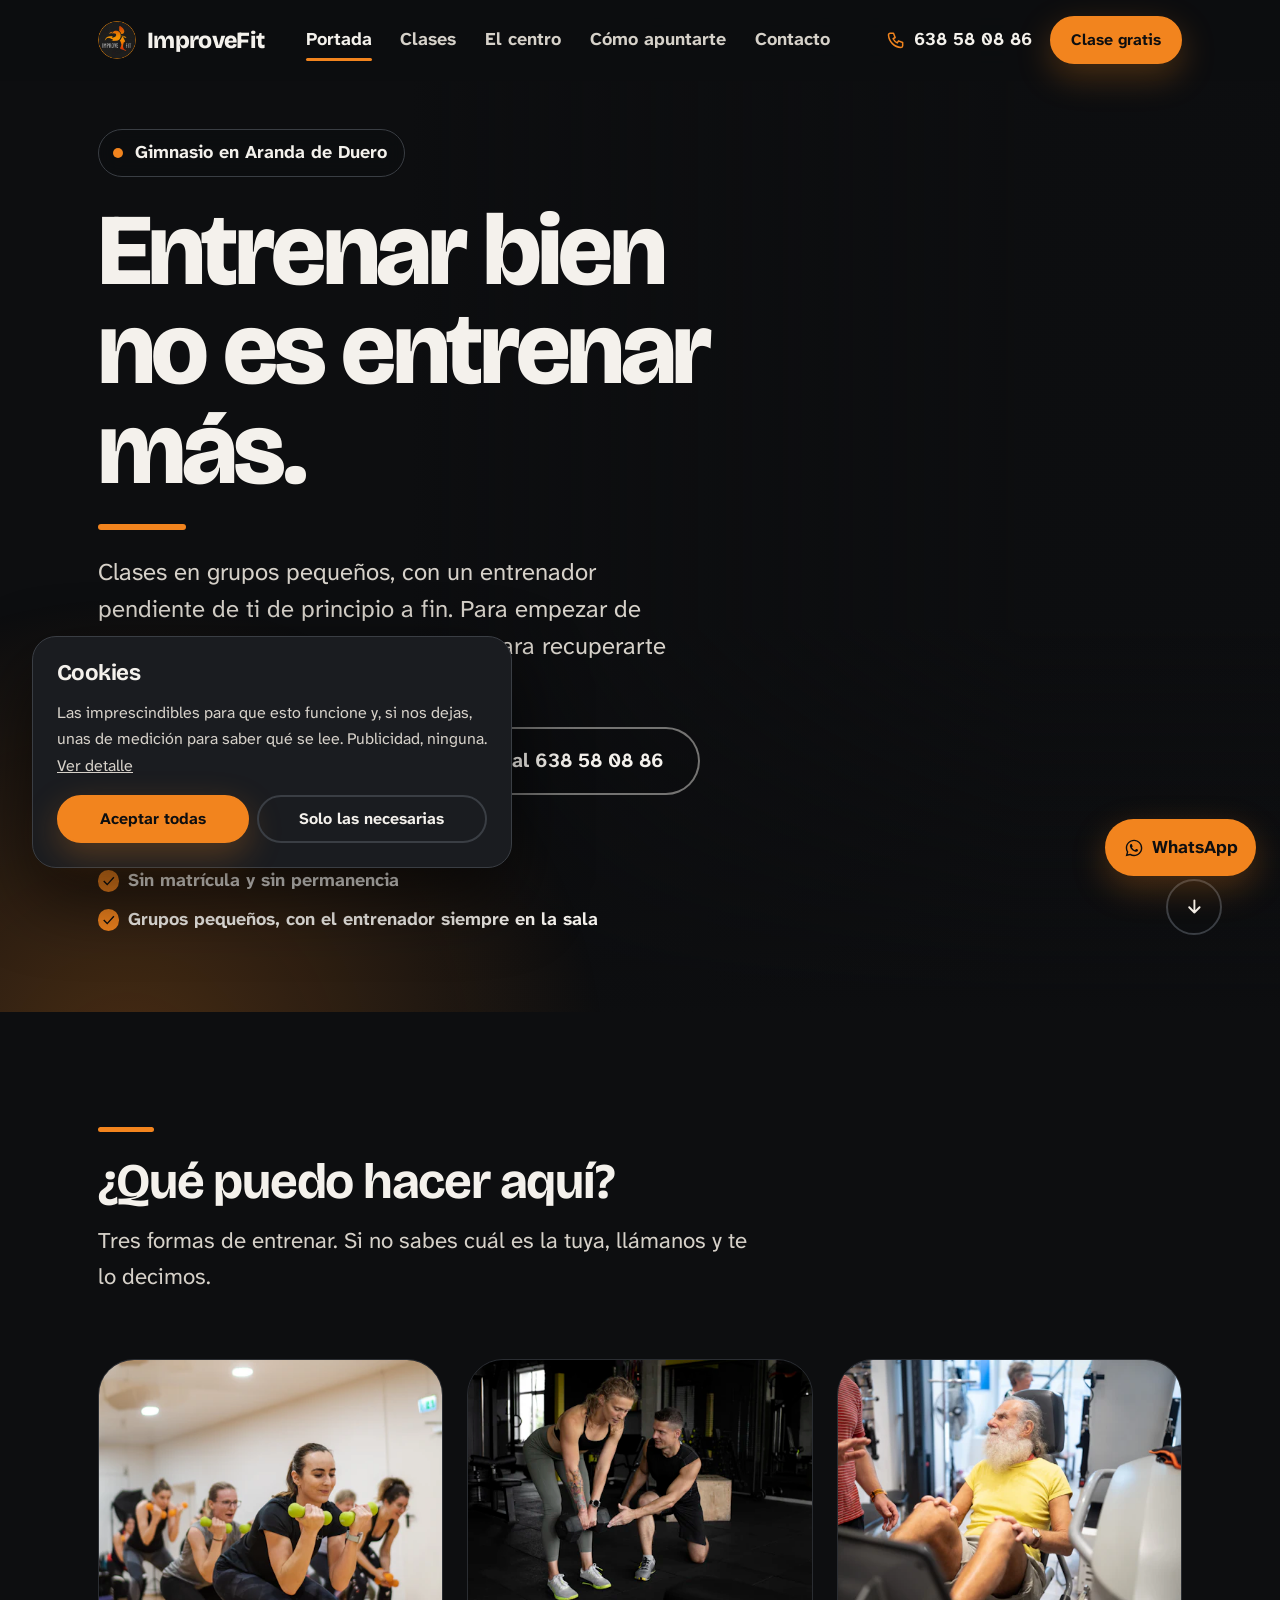
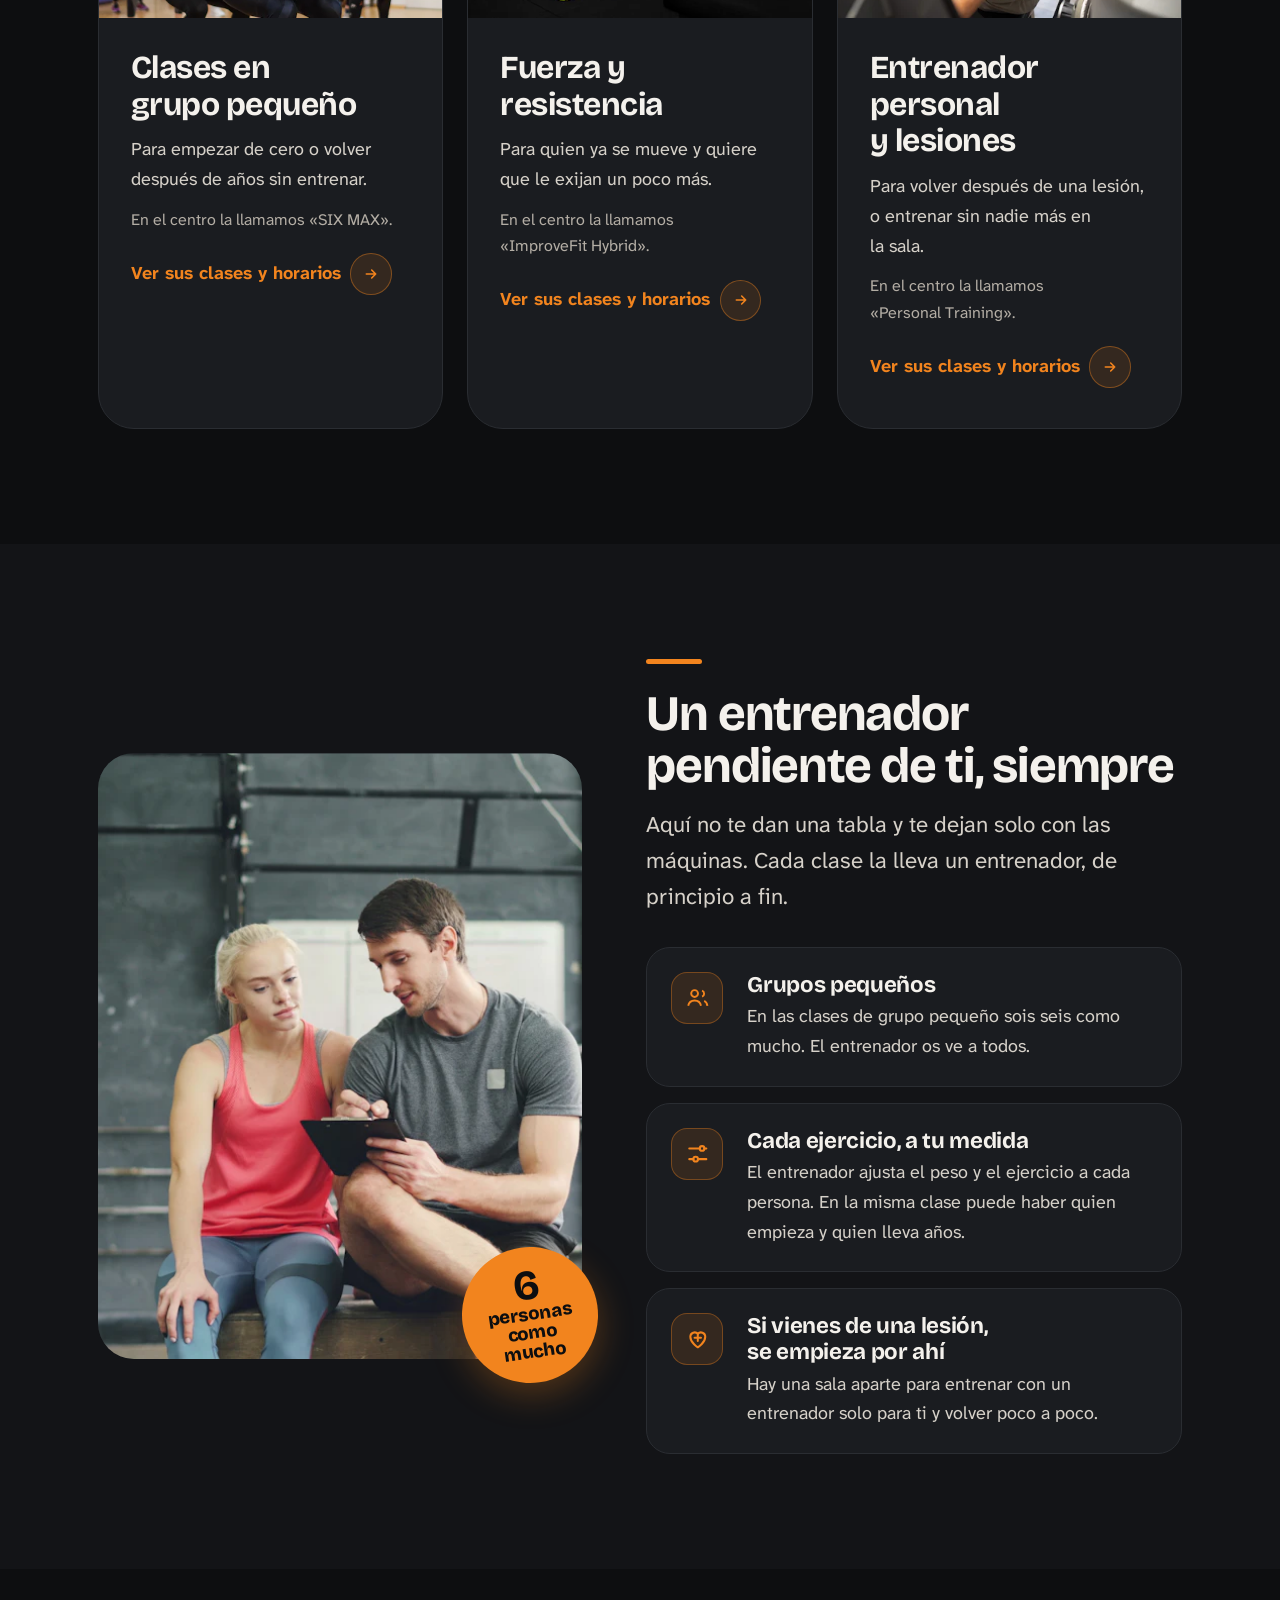
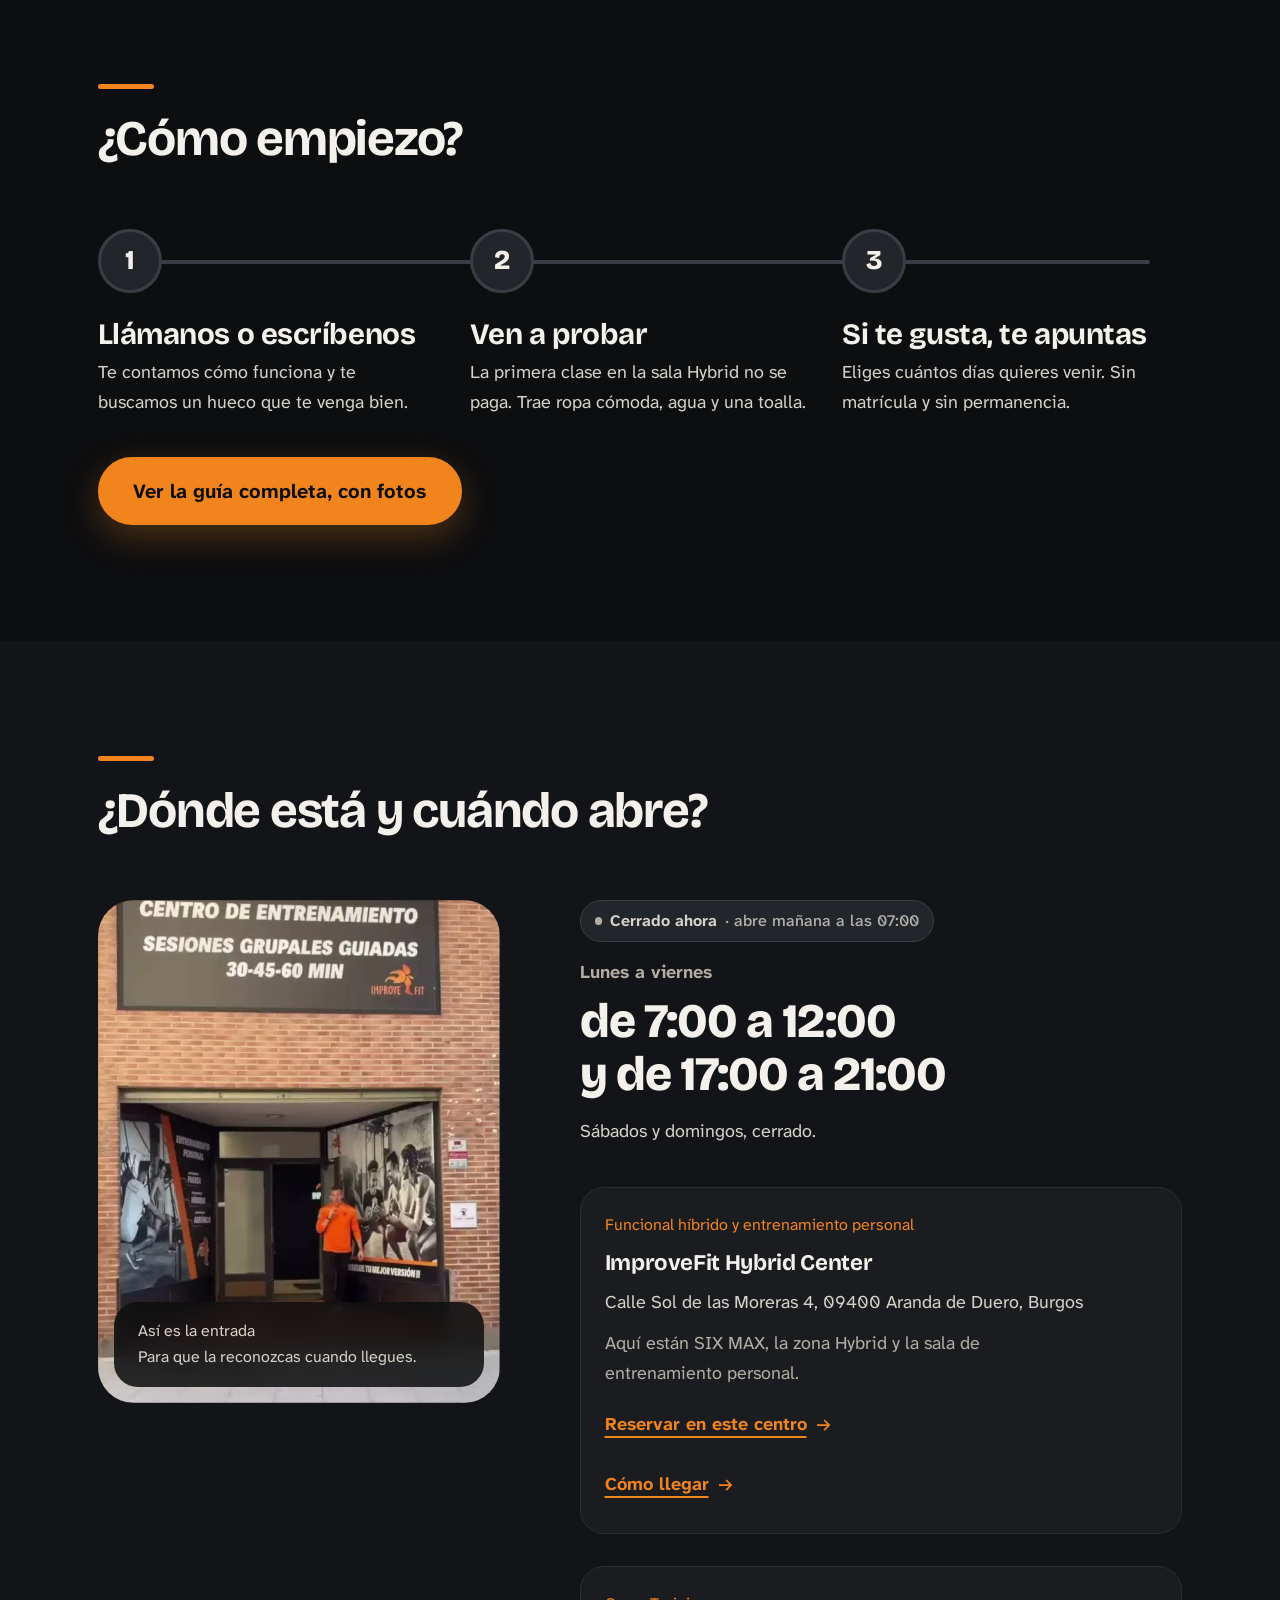
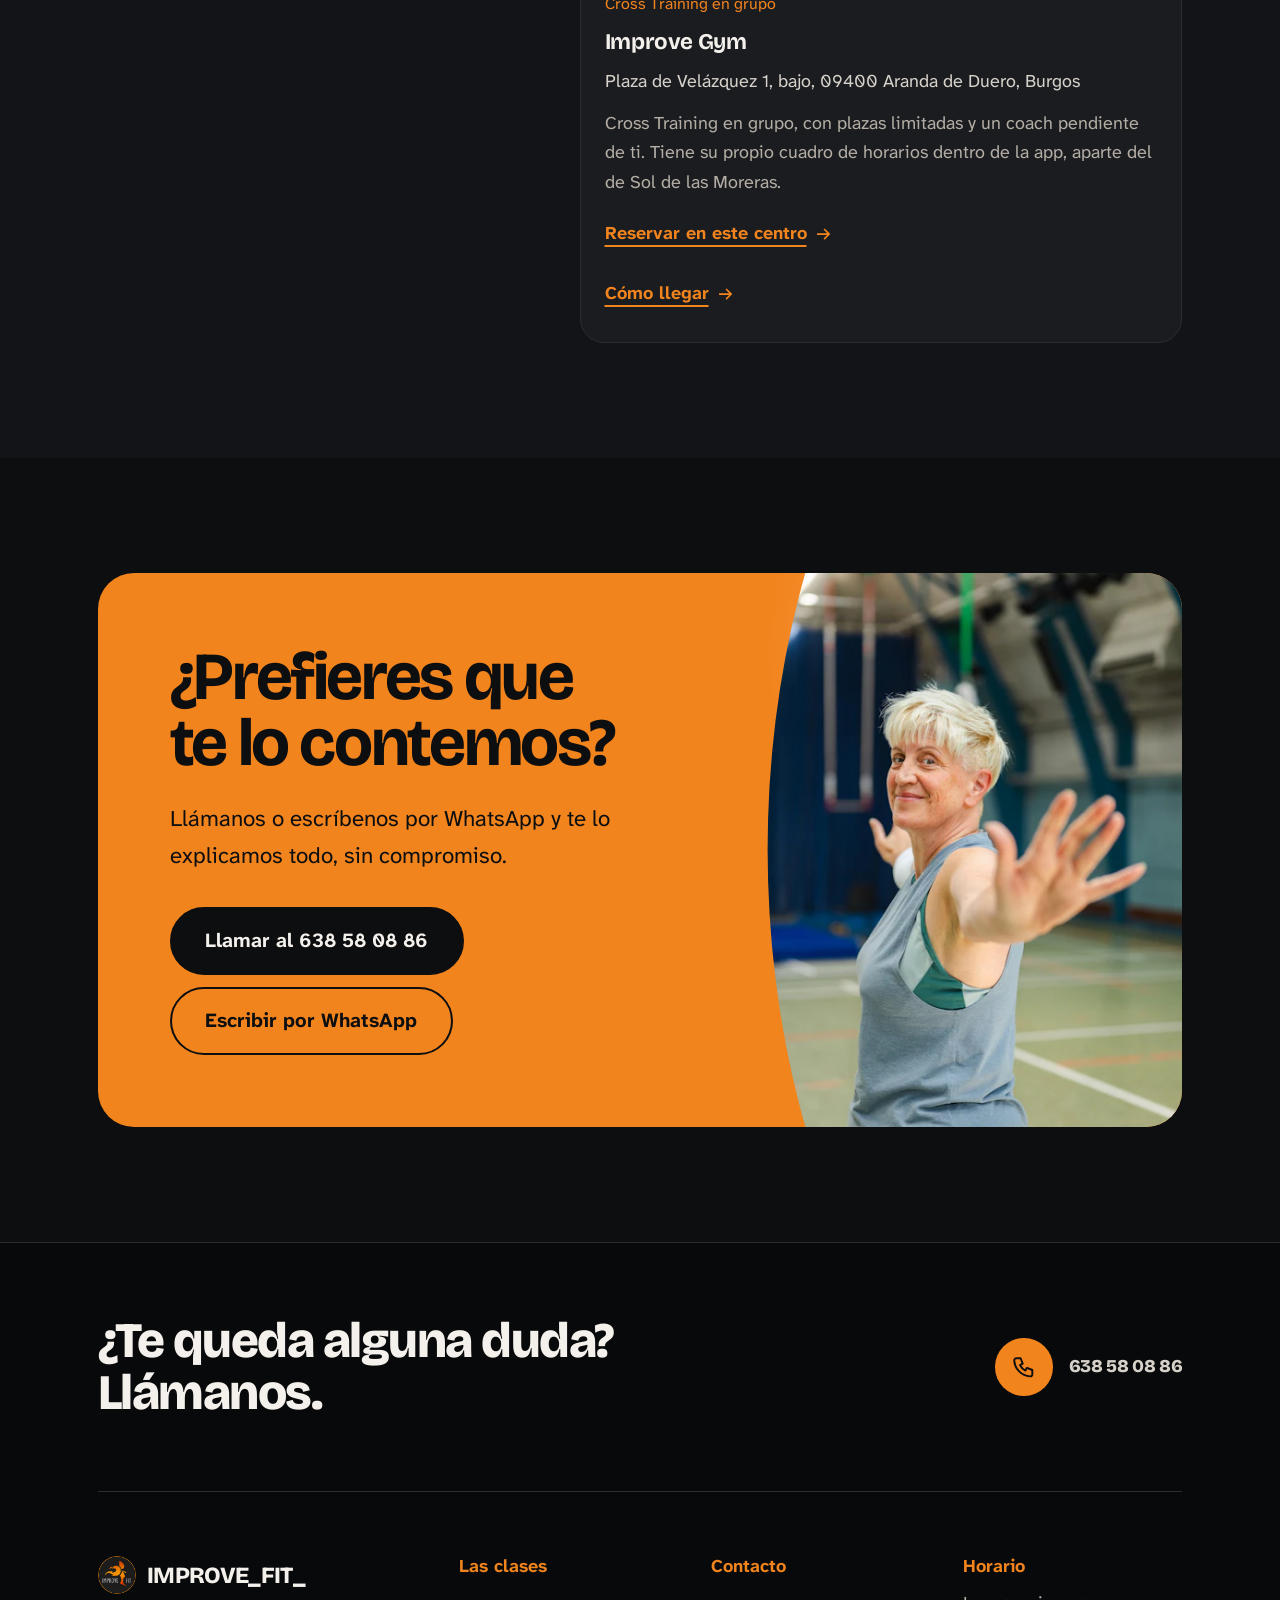
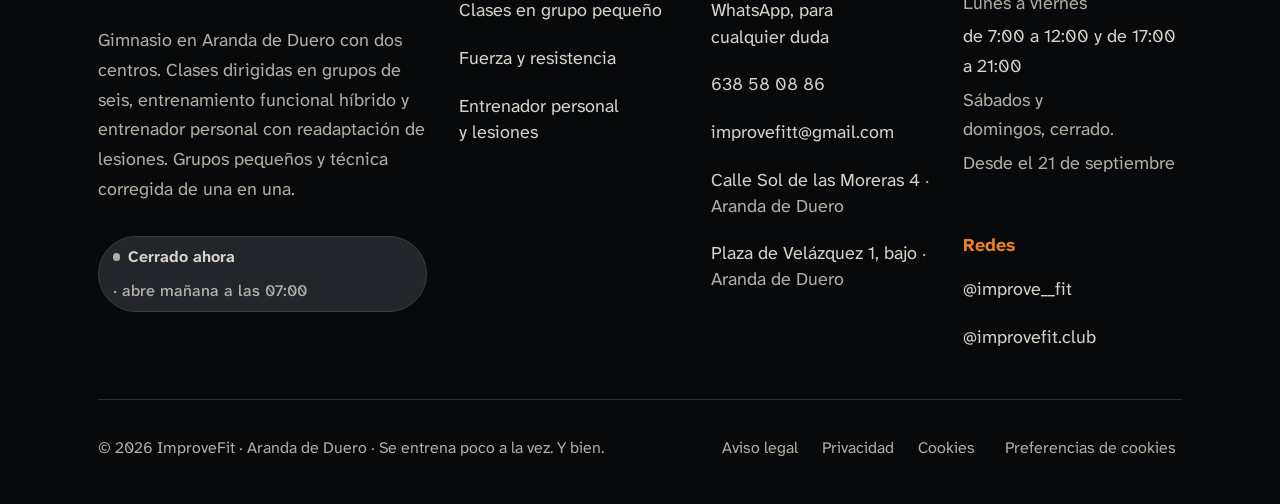
<file: index.html>
<!doctype html>
<html lang="es">
<head>
<meta charset="utf-8">
<meta name="viewport" content="width=device-width, initial-scale=1, viewport-fit=cover">

<title>Gimnasio en Aranda de Duero | ImproveFit · Clase Hybrid gratis</title>
<meta name="description" content="Gimnasio en Aranda de Duero con clases dirigidas en grupos de seis, entrenamiento funcional híbrido y entrenador personal con readaptación de lesiones. Prueba gratis una clase de la zona Hybrid.">
<link rel="canonical" href="https://improvefit.es/">

<meta name="theme-color" content="#0E1013">
<meta name="robots" content="index, follow, max-image-preview:large, max-snippet:-1">
<meta name="author" content="ImproveFit">
<meta name="geo.region" content="ES-BU">
<meta name="geo.placename" content="Aranda de Duero">

<meta property="og:type" content="website">
<meta property="og:site_name" content="ImproveFit">
<meta property="og:locale" content="es_ES">
<meta property="og:title" content="Gimnasio en Aranda de Duero | ImproveFit">
<meta property="og:description" content="Clases dirigidas en grupos de seis, funcional híbrido y entrenador personal. Tu primera clase Hybrid, gratis.">
<meta property="og:url" content="https://improvefit.es/">
<meta property="og:image" content="https://improvefit.es/assets/img/og-image.jpg">
<meta property="og:image:width" content="1200">
<meta property="og:image:height" content="630">
<meta property="og:image:alt" content="ImproveFit, gimnasio en Aranda de Duero.">
<meta name="twitter:card" content="summary_large_image">

<link rel="icon" href="favicon.ico" sizes="any">
<link rel="icon" type="image/png" sizes="32x32" href="assets/icons/icon-32.png">
<link rel="icon" type="image/png" sizes="192x192" href="assets/icons/icon-192.png">
<link rel="apple-touch-icon" href="assets/icons/icon-180.png">
<link rel="manifest" href="site.webmanifest">

<link rel="preconnect" href="https://fonts.googleapis.com">
<link rel="preconnect" href="https://fonts.gstatic.com" crossorigin>
<link rel="preload" as="image" href="assets/img/hero-1024.webp" imagesrcset="assets/img/hero-1024.webp 1024w, assets/img/hero-1600.webp 1600w" imagesizes="100vw" media="(min-width: 760px)">
<link rel="preload" as="image" href="assets/img/hero-v-480.webp" imagesrcset="assets/img/hero-v-480.webp 480w, assets/img/hero-v-800.webp 800w" imagesizes="100vw" media="(max-width: 759px)">
<link rel="stylesheet" href="css/base.css">
<link rel="stylesheet" href="css/site.css">
<link rel="stylesheet" href="https://fonts.googleapis.com/css2?family=Atkinson+Hyperlegible+Next:wght@400;700&family=Bricolage+Grotesque:opsz,wght@12..96,600;12..96,700;12..96,800&display=swap" media="print" onload="this.media='all'">
<noscript><link rel="stylesheet" href="https://fonts.googleapis.com/css2?family=Atkinson+Hyperlegible+Next:wght@400;700&family=Bricolage+Grotesque:opsz,wght@12..96,600;12..96,700;12..96,800&display=swap"></noscript>

<script src="lib/manifest.js" defer></script>
<script src="lib/nucleo.js" defer></script>
<script src="lib/documento.js" defer></script>
<script src="lib/dinamicas.js" defer></script>
<script src="lib/resenas.js" defer></script>
<script src="lib/formulario.js" defer></script>
<script src="lib/plan.js" defer></script>
<script src="lib/efectos.js" defer></script>
</head>

<body id="top">
<a class="saltar" href="#main">Saltar al contenido</a>
<header class="cabecera" id="cabecera"></header>

<main id="main">

  <!-- ===== 1 · QUÉ ES ESTO ============================================= -->
  <section class="portada" aria-labelledby="h-hero">
    <div class="portada__foto" aria-hidden="true">
      <picture>
        <source media="(max-width: 759px)" type="image/webp" srcset="assets/img/hero-v-480.webp 480w, assets/img/hero-v-800.webp 800w" sizes="100vw">
        <source type="image/webp" srcset="assets/img/hero-1024.webp 1024w, assets/img/hero-1600.webp 1600w" sizes="100vw">
        <img src="assets/img/hero-1024.webp" width="1600" height="900" alt="" fetchpriority="high" decoding="async">
      </picture>
    </div>
    <div class="wrap">
      <div class="portada__contenido">
        <p class="portada__lugar"><i aria-hidden="true"></i><span data-campo="copy.inicio.etiqueta">Gimnasio en Aranda de Duero</span></p>
        <h1 class="hero-titulo" id="h-hero"><span class="titular-linea"><span>Entrenar bien</span></span> <span class="titular-linea"><span>no es entrenar</span></span> <span class="titular-linea"><span>más.</span></span></h1>
        <p class="portada__resumen" data-campo="copy.inicio.resumen">Clases en grupos pequeños, con un entrenador pendiente de ti de principio a fin.</p>
        <div class="portada__acciones">
          <a class="btn btn--naranja btn--grande" href="apuntarme.html" data-campo="copy.inicio.ctaPrincipal">Quiero probar una clase</a>
          <a class="btn btn--grande btn--tel" data-enlace="tel" data-tel-texto="Llamar al " href="tel:+34638580886">Llamar al 638 58 08 86</a>
        </div>
        <ul class="portada__promesas" data-inicio-promesas></ul>
      </div>
    </div>
    <a class="portada__bajar" href="#zonas" aria-label="Bajar a ver las clases"><svg viewBox="0 0 24 24" fill="none" stroke="currentColor" stroke-width="2.2" stroke-linecap="round" stroke-linejoin="round" aria-hidden="true"><path d="M12 5v14M6 13l6 6 6-6"/></svg></a>
  </section>

  <!-- ===== 2 · QUÉ PUEDO HACER AQUÍ =================================== -->
  <section class="seccion" id="zonas" aria-labelledby="h-zonas">
    <div class="wrap">
      <header class="titulo-seccion">
        <h2 id="h-zonas" data-campo="copy.inicio.queHayTitulo">¿Qué puedo hacer aquí?</h2>
        <p class="entradilla" data-campo="copy.inicio.queHayTexto">Tres formas de entrenar.</p>
      </header>
      <div class="salas" data-zonas-sencillas></div>
    </div>
  </section>

  <!-- ===== 3 · ASÍ TRABAJAMOS ========================================== -->
  <section class="seccion seccion--nieve" id="asi" aria-labelledby="h-asi">
    <div class="wrap asi">
      <div class="asi__foto">
        <figure class="foto" data-mascara>
          <picture>
            <source type="image/webp" srcset="assets/img/foto-plan-480.webp 480w, assets/img/foto-plan-800.webp 800w, assets/img/foto-plan-1200.webp 1200w" sizes="(min-width: 960px) 45vw, 92vw">
            <img src="assets/img/foto-plan-1200.jpg" width="1200" height="900" alt="Un entrenador repasa con una alumna su plan de entrenamiento en una tableta." loading="lazy" decoding="async">
          </picture>
        </figure>
        <p class="asi__sello" data-asi-sello></p>
      </div>
      <div>
        <header class="titulo-seccion" style="margin-bottom:0">
          <h2 id="h-asi" data-campo="copy.inicio.asiTitulo">Un entrenador pendiente de ti, siempre</h2>
          <p class="entradilla" data-campo="copy.inicio.asiTexto">Aquí no te dan una tabla y te dejan solo.</p>
        </header>
        <ul class="razones" data-razones></ul>
      </div>
    </div>
  </section>

  <!-- ===== 4 · CÓMO EMPIEZO ============================================ -->
  <section class="seccion" id="empezar" aria-labelledby="h-empezar">
    <div class="wrap">
      <header class="titulo-seccion">
        <h2 id="h-empezar" data-campo="copy.inicio.empezarTitulo">¿Cómo empiezo?</h2>
      </header>
      <ol class="empezar" data-empezar></ol>
      <div class="empezar__mas">
        <a class="btn btn--naranja btn--grande" href="apuntarme.html" data-campo="copy.inicio.empezarEnlace">Ver la guía completa, con fotos</a>
      </div>
    </div>
  </section>

  <!-- ===== TARIFAS COMPLETAS · solo con ajustes.fase = 2 =============== -->
  <section class="seccion seccion--nieve" id="tarifas" aria-labelledby="h-tarifas">
    <div class="wrap">
      <header class="titulo-seccion">
        <h2 id="h-tarifas" data-campo="tarifas.titulo">Lo que cuesta entrenar aquí.</h2>
        <p class="entradilla" data-tarifas-nota></p>
      </header>
      <div class="apilado" style="gap:var(--s-8)" data-tarifas></div>
    </div>
  </section>

  <!-- ===== OPINIONES · desaparece si no hay ninguna ==================== -->
  <section class="seccion" id="opiniones" data-resenas aria-labelledby="h-opiniones">
    <div class="wrap">
      <header class="titulo-seccion">
        <h2 id="h-opiniones" data-campo="resenas.titulo">Lo dicen ellos, no nosotros.</h2>
        <p class="resenas__nota" data-nota></p>
      </header>
    </div>
    <div class="carrusel">
      <div class="carrusel__pista" data-carrusel></div>
    </div>
  </section>

  <!-- ===== 5 · DÓNDE Y CUÁNDO ========================================== -->
  <section class="seccion seccion--nieve" id="donde" aria-labelledby="h-donde">
    <div class="wrap">
      <header class="titulo-seccion">
        <h2 id="h-donde" data-campo="copy.inicio.dondeTitulo">¿Dónde está y cuándo abre?</h2>
      </header>
      <div class="donde">
        <figure class="puerta">
          <div class="foto" data-mascara>
            <picture>
              <source type="image/webp" srcset="assets/img/tour-poster-360.webp 360w, assets/img/tour-poster-576.webp 576w" sizes="(min-width: 960px) 30vw, 92vw">
              <img src="assets/img/tour-poster-576.jpg" width="576" height="1024" alt="Fachada de ladrillo del centro ImproveFit, con el cartel «Centro de entrenamiento, sesiones grupales guiadas» sobre la puerta." loading="lazy" decoding="async">
            </picture>
          </div>
          <figcaption><span data-campo="copy.inicio.puertaTitulo">Así es la entrada</span><span data-campo="copy.inicio.puertaTexto">Para que la reconozcas cuando llegues.</span></figcaption>
        </figure>
        <div class="donde__datos">
          <div data-horario-sencillo></div>
          <div class="apilado" data-sedes></div>
        </div>
      </div>
    </div>
  </section>

  <!-- ===== 6 · ME LO CONTÁIS =========================================== -->
  <section class="seccion" id="llamar" aria-labelledby="h-final">
    <div class="wrap">
      <div class="banda-alta banda-alta--foto" data-revelar="zoom">
        <div class="banda-alta__texto">
          <h2 id="h-final" data-campo="copy.inicio.finalTitulo">¿Prefieres que te lo contemos?</h2>
          <p data-campo="copy.inicio.finalTexto">Llámanos o escríbenos por WhatsApp y te lo explicamos todo, sin compromiso.</p>
          <div class="banda-alta__botones">
            <a class="btn btn--grande btn--negro" data-enlace="tel" data-tel-texto="Llamar al " href="tel:+34638580886">Llamar al 638 58 08 86</a>
            <a class="btn btn--grande" data-wa="Hola, me gustaría saber cómo funciona ImproveFit para empezar." href="#" target="_blank" rel="noopener">Escribir por WhatsApp</a>
          </div>
        </div>
        <figure class="banda-alta__foto">
          <picture>
            <source type="image/webp" srcset="assets/img/foto-sonrisa-480.webp 480w, assets/img/foto-sonrisa-800.webp 800w" sizes="(min-width: 900px) 40vw, 92vw">
            <img src="assets/img/foto-sonrisa-1200.jpg" width="1200" height="900" alt="Una mujer mayor sonríe mientras hace ejercicio en un gimnasio." loading="lazy" decoding="async">
          </picture>
        </figure>
      </div>
    </div>
  </section>

</main>

<footer class="pie" id="pie"></footer>

<noscript>
  <div style="padding:2rem 1.25rem">
    <h2>ImproveFit · Gimnasio en Aranda de Duero</h2>
    <p>Clases dirigidas en grupos de seis, entrenamiento funcional híbrido y entrenador personal con readaptación de lesiones.</p>
    <p><strong>ImproveFit Hybrid Center</strong> · Calle Sol de las Moreras 4, 09400 Aranda de Duero, Burgos.</p>
    <p><strong>Improve Gym</strong> · Plaza de Velázquez 1, bajo, 09400 Aranda de Duero, Burgos.</p>
    <p>Teléfono: <a href="tel:+34638580886">638 58 08 86</a> · Email: <a href="mailto:improvefitt@gmail.com">improvefitt@gmail.com</a></p>
    <p><a href="clases.html">Clases y servicios</a> · <a href="centro.html">El centro</a> ·
       <a href="contacto.html">Contacto</a> · <a href="aviso-legal.html">Aviso legal</a> ·
       <a href="privacidad.html">Privacidad</a></p>
  </div>
</noscript>

</body>
</html>
</file>
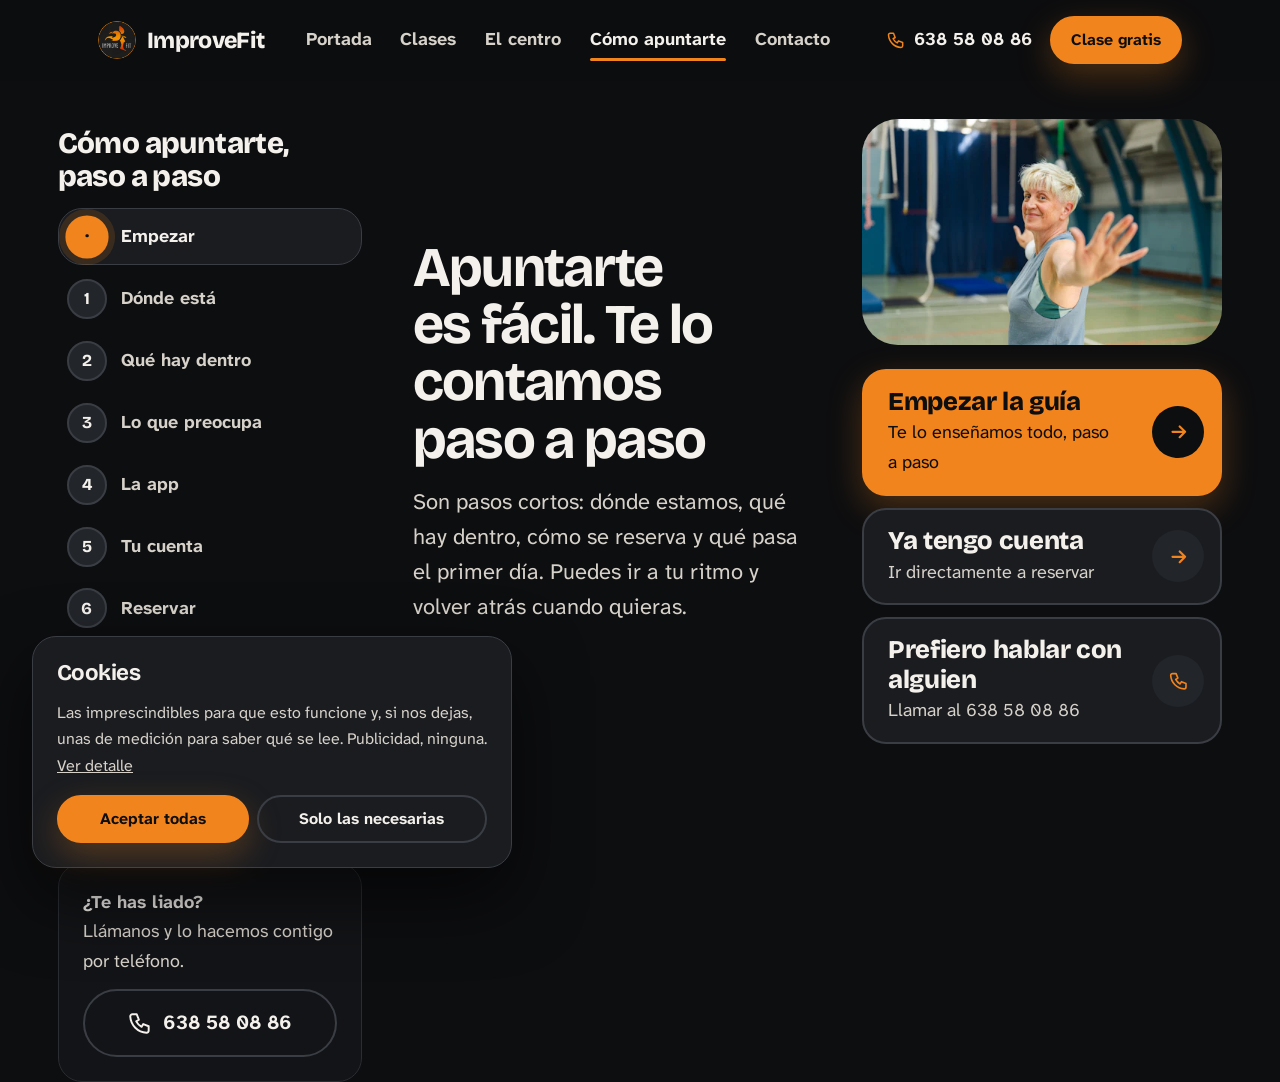
<file: apuntarme.html>
<!doctype html>
<html lang="es">
<head>
<meta charset="utf-8">
<meta name="viewport" content="width=device-width, initial-scale=1, viewport-fit=cover">

<title>Cómo apuntarte, paso a paso | ImproveFit · Aranda de Duero</title>
<meta name="description" content="Guía paso a paso para apuntarte a ImproveFit en Aranda de Duero: dónde estamos, qué salas hay, cómo se descarga la app de reservas, cómo se crea la cuenta y qué pasa el primer día.">
<link rel="canonical" href="https://improvefit.es/apuntarme.html">

<meta name="theme-color" content="#0E1013">
<meta name="robots" content="index, follow, max-image-preview:large, max-snippet:-1">
<meta name="author" content="ImproveFit">
<meta name="geo.region" content="ES-BU">
<meta name="geo.placename" content="Aranda de Duero">

<meta property="og:type" content="article">
<meta property="og:site_name" content="ImproveFit">
<meta property="og:locale" content="es_ES">
<meta property="og:title" content="Cómo apuntarte, paso a paso | ImproveFit">
<meta property="og:description" content="Diez pantallas con todo lo que hay que saber para empezar a entrenar con nosotros. Sin letra pequeña.">
<meta property="og:url" content="https://improvefit.es/apuntarme.html">
<meta property="og:image" content="https://improvefit.es/assets/img/og-image.jpg">
<meta property="og:image:width" content="1200">
<meta property="og:image:height" content="630">
<meta property="og:image:alt" content="ImproveFit, gimnasio en Aranda de Duero.">
<meta name="twitter:card" content="summary_large_image">

<link rel="icon" href="favicon.ico" sizes="any">
<link rel="icon" type="image/png" sizes="32x32" href="assets/icons/icon-32.png">
<link rel="icon" type="image/png" sizes="192x192" href="assets/icons/icon-192.png">
<link rel="apple-touch-icon" href="assets/icons/icon-180.png">
<link rel="manifest" href="site.webmanifest">

<link rel="preconnect" href="https://fonts.googleapis.com">
<link rel="preconnect" href="https://fonts.gstatic.com" crossorigin>
<link rel="stylesheet" href="css/base.css">
<link rel="stylesheet" href="css/site.css">
<link rel="stylesheet" href="css/guia.css">
<link rel="stylesheet" href="https://fonts.googleapis.com/css2?family=Atkinson+Hyperlegible+Next:wght@400;700&family=Bricolage+Grotesque:opsz,wght@12..96,600;12..96,700;12..96,800&display=swap" media="print" onload="this.media='all'">
<noscript><link rel="stylesheet" href="https://fonts.googleapis.com/css2?family=Atkinson+Hyperlegible+Next:wght@400;700&family=Bricolage+Grotesque:opsz,wght@12..96,600;12..96,700;12..96,800&display=swap"></noscript>

<!-- guia.js va ANTES que documento.js y dinamicas.js: tiene que dejar
     hechos los huecos de la tarjeta de la app, los miedos y la
     calculadora antes de que esos módulos salgan a buscarlos.
     No cambiar el orden. -->
<script src="lib/manifest.js" defer></script>
<script src="lib/nucleo.js" defer></script>
<script src="lib/guia.js" defer></script>
<script src="lib/documento.js" defer></script>
<script src="lib/dinamicas.js" defer></script>
<script src="lib/plan.js" defer></script>
<script src="lib/efectos.js" defer></script>
</head>

<body id="arriba">
<a class="saltar" href="#main">Saltar al contenido</a>
<header class="cabecera" id="cabecera"></header>

<main id="main">

  <h1 class="sr-only" data-campo="copy.guia.titulo">Cómo apuntarte, paso a paso, en ImproveFit</h1>

  <!-- ===== EL ASISTENTE · se rellena solo desde copy.guia ============== -->
  <div data-guia></div>

</main>

</body>
</html>
</file>
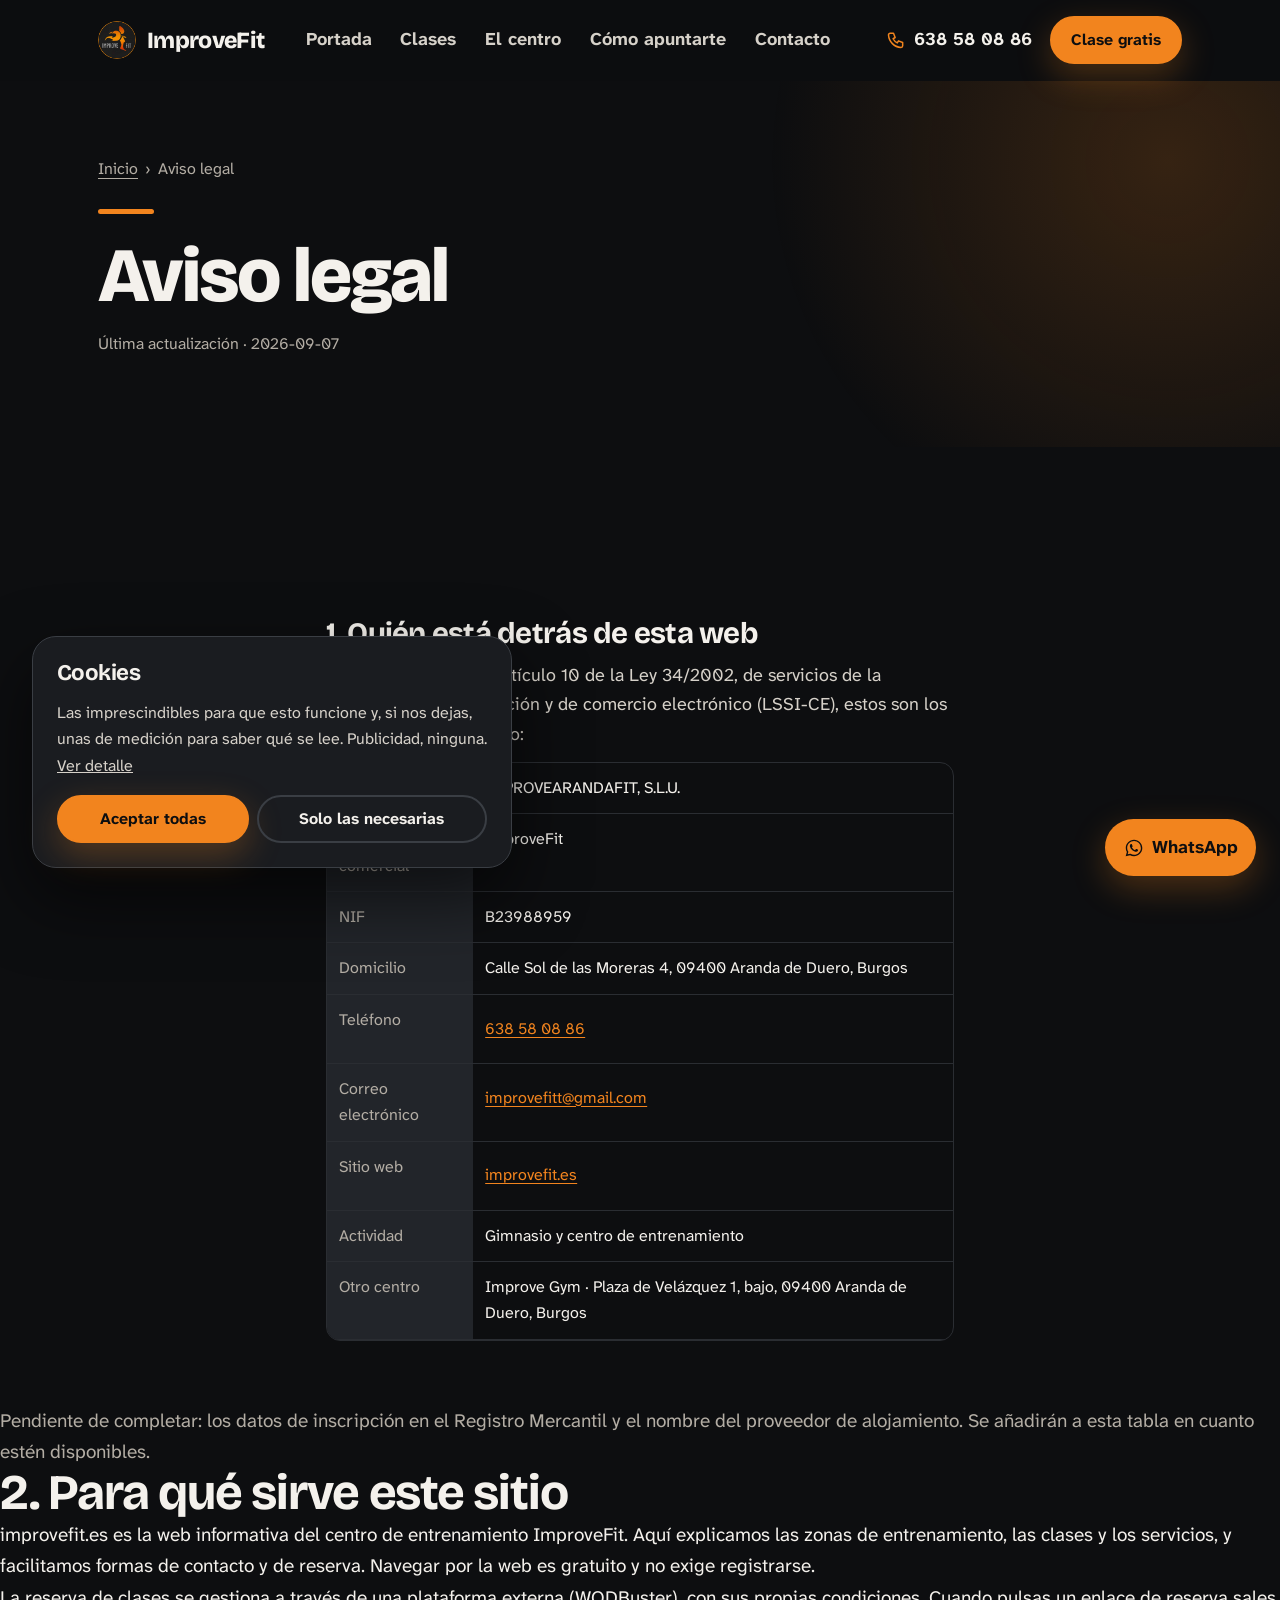
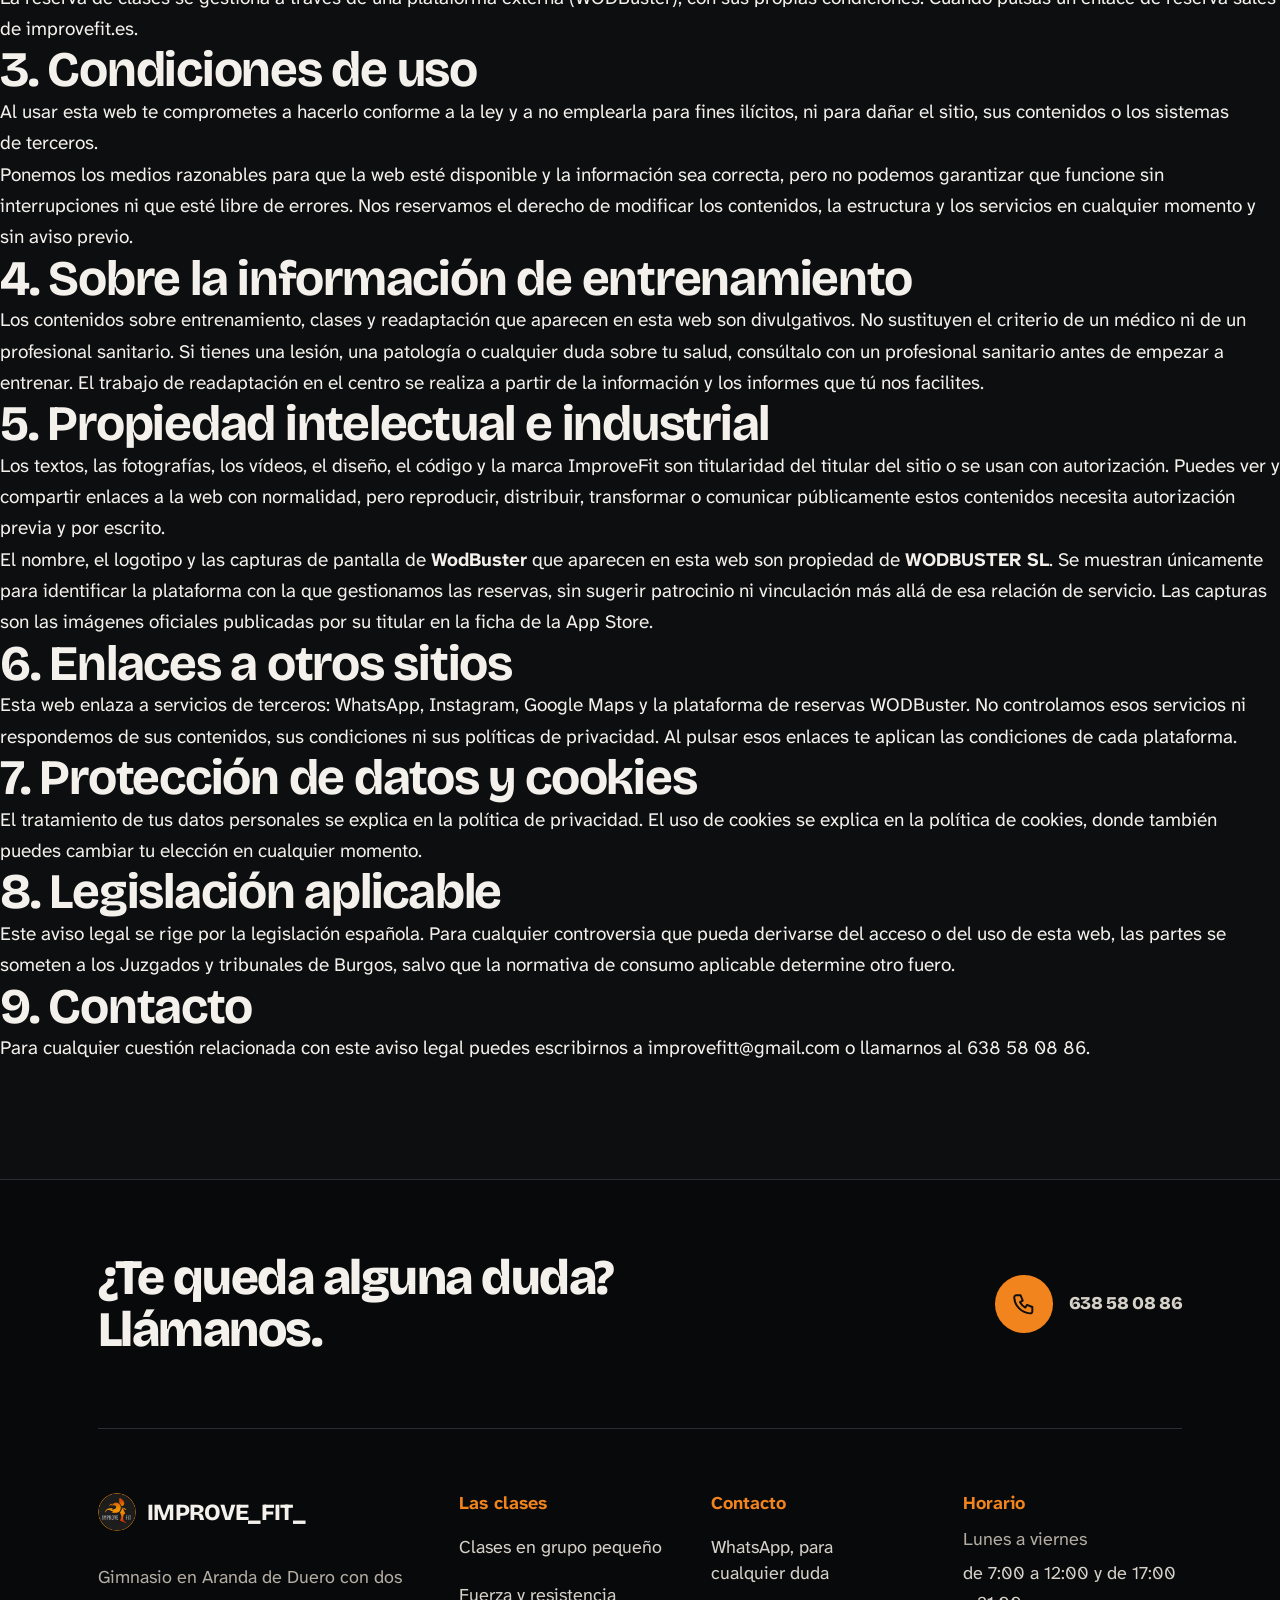
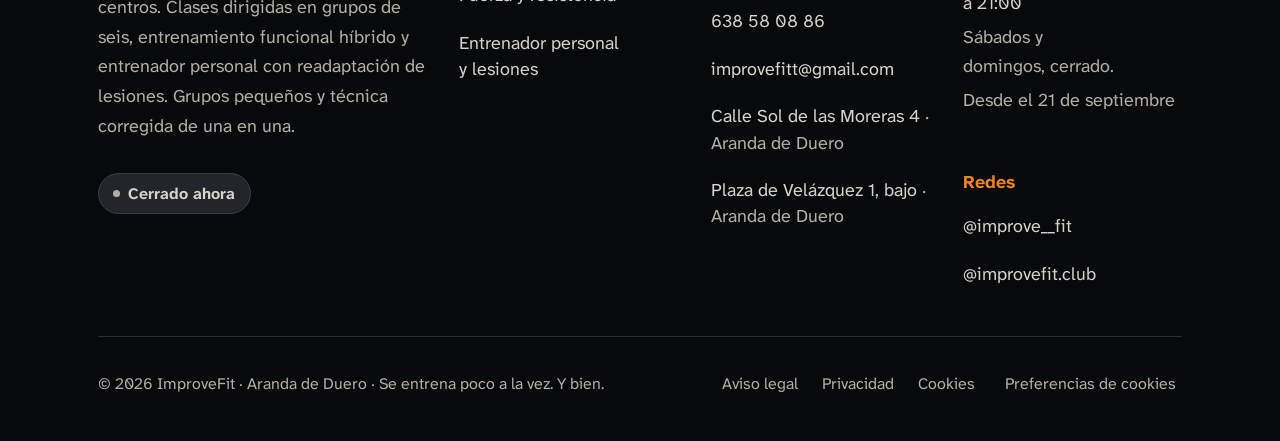
<file: aviso-legal.html>
<!doctype html>
<html lang="es">
<head>
<meta charset="utf-8">
<meta name="viewport" content="width=device-width, initial-scale=1, viewport-fit=cover">
<title>Aviso legal | ImproveFit</title>
<meta name="description" content="Aviso legal de improvefit.es. Datos identificativos de IMPROVEARANDAFIT, S.L.U., condiciones de uso del sitio, propiedad intelectual y legislación aplicable.">
<link rel="canonical" href="https://improvefit.es/aviso-legal.html">
<meta name="theme-color" content="#0E1013">
<meta name="robots" content="index, follow">
<meta property="og:type" content="website">
<meta property="og:site_name" content="ImproveFit">
<meta property="og:locale" content="es_ES">
<meta property="og:title" content="Aviso legal | ImproveFit">
<meta property="og:description" content="Datos identificativos y condiciones de uso de improvefit.es.">
<meta property="og:url" content="https://improvefit.es/aviso-legal.html">
<meta property="og:image" content="https://improvefit.es/assets/img/og-image.jpg">
<link rel="icon" href="favicon.ico" sizes="any">
<link rel="icon" type="image/png" sizes="32x32" href="assets/icons/icon-32.png">
<link rel="apple-touch-icon" href="assets/icons/icon-180.png">
<link rel="manifest" href="site.webmanifest">
<link rel="preconnect" href="https://fonts.googleapis.com">
<link rel="preconnect" href="https://fonts.gstatic.com" crossorigin>
<link rel="stylesheet" href="css/base.css">
<link rel="stylesheet" href="css/site.css">
<link rel="stylesheet" href="https://fonts.googleapis.com/css2?family=Atkinson+Hyperlegible+Next:wght@400;700&family=Bricolage+Grotesque:opsz,wght@12..96,600;12..96,700;12..96,800&display=swap" media="print" onload="this.media='all'">
<noscript><link rel="stylesheet" href="https://fonts.googleapis.com/css2?family=Atkinson+Hyperlegible+Next:wght@400;700&family=Bricolage+Grotesque:opsz,wght@12..96,600;12..96,700;12..96,800&display=swap"></noscript>
<script src="lib/manifest.js" defer></script>
<script src="lib/nucleo.js" defer></script>
<script src="lib/legal.js" defer></script>
<script src="lib/efectos.js" defer></script>
</head>

<body id="top">
<a class="saltar" href="#main">Saltar al contenido</a>
<header class="cabecera" id="cabecera"></header>

<main id="main">
  <section class="obertura">
    <div class="wrap obertura__grid">
      <div>
        <nav class="miga" aria-label="Migas de pan">
          <ol><li><a href="index.html">Inicio</a></li><li aria-current="page">Aviso legal</li></ol>
        </nav>
        <h1>Aviso legal</h1>
        <p class="dim" style="font-size:var(--t-xs)">Última actualización · <span data-campo="ajustes.actualizado">2026-09-07</span></p>
      </div>
    </div>
  </section>

  <section class="seccion">
    <div class="wrap legal">

      <h2>1. Quién está detrás de esta web</h2>
      <p>En cumplimiento del artículo 10 de la Ley 34/2002, de servicios de la sociedad de la información y de comercio electrónico (LSSI-CE), estos son los datos del titular del sitio:</p>
      <div class="tabla-scroll">
      <table data-tabla-identidad>
        <caption class="sr-only">Datos identificativos del titular del sitio</caption>
      </table>
      </div>
      </div>
      <p data-registro-pendiente class="dim"></p>

      <h2>2. Para qué sirve este sitio</h2>
      <p>improvefit.es es la web informativa del centro de entrenamiento ImproveFit. Aquí explicamos las zonas de entrenamiento, las clases y los servicios, y facilitamos formas de contacto y de reserva. Navegar por la web es gratuito y no exige registrarse.</p>
      <p>La reserva de clases se gestiona a través de una plataforma externa (WODBuster), con sus propias condiciones. Cuando pulsas un enlace de reserva sales de improvefit.es.</p>

      <h2>3. Condiciones de uso</h2>
      <p>Al usar esta web te comprometes a hacerlo conforme a la ley y a no emplearla para fines ilícitos, ni para dañar el sitio, sus contenidos o los sistemas de terceros.</p>
      <p>Ponemos los medios razonables para que la web esté disponible y la información sea correcta, pero no podemos garantizar que funcione sin interrupciones ni que esté libre de errores. Nos reservamos el derecho de modificar los contenidos, la estructura y los servicios en cualquier momento y sin aviso previo.</p>

      <h2>4. Sobre la información de entrenamiento</h2>
      <p>Los contenidos sobre entrenamiento, clases y readaptación que aparecen en esta web son divulgativos. No sustituyen el criterio de un médico ni de un profesional sanitario. Si tienes una lesión, una patología o cualquier duda sobre tu salud, consúltalo con un profesional sanitario antes de empezar a entrenar. El trabajo de readaptación en el centro se realiza a partir de la información y los informes que tú nos facilites.</p>

      <h2>5. Propiedad intelectual e industrial</h2>
      <p>Los textos, las fotografías, los vídeos, el diseño, el código y la marca ImproveFit son titularidad del titular del sitio o se usan con autorización. Puedes ver y compartir enlaces a la web con normalidad, pero reproducir, distribuir, transformar o comunicar públicamente estos contenidos necesita autorización previa y por escrito.</p>
      <p>El nombre, el logotipo y las capturas de pantalla de <strong>WodBuster</strong> que aparecen en esta web son propiedad de <strong>WODBUSTER SL</strong>. Se muestran únicamente para identificar la plataforma con la que gestionamos las reservas, sin sugerir patrocinio ni vinculación más allá de esa relación de servicio. Las capturas son las imágenes oficiales publicadas por su titular en la ficha de la App Store.</p>

      <h2>6. Enlaces a otros sitios</h2>
      <p>Esta web enlaza a servicios de terceros: WhatsApp, Instagram, Google Maps y la plataforma de reservas WODBuster. No controlamos esos servicios ni respondemos de sus contenidos, sus condiciones ni sus políticas de privacidad. Al pulsar esos enlaces te aplican las condiciones de cada plataforma.</p>

      <h2>7. Protección de datos y cookies</h2>
      <p>El tratamiento de tus datos personales se explica en la <a href="privacidad.html">política de privacidad</a>. El uso de cookies se explica en la <a href="cookies.html">política de cookies</a>, donde también puedes cambiar tu elección en cualquier momento.</p>

      <h2>8. Legislación aplicable</h2>
      <p>Este aviso legal se rige por la legislación española. Para cualquier controversia que pueda derivarse del acceso o del uso de esta web, las partes se someten a los <span data-campo="legal.jurisdiccion">juzgados y tribunales de Burgos</span>, salvo que la normativa de consumo aplicable determine otro fuero.</p>

      <h2>9. Contacto</h2>
      <p>Para cualquier cuestión relacionada con este aviso legal puedes escribirnos a <a data-enlace="mail" href="mailto:improvefitt@gmail.com" data-campo="contacto.email">improvefitt@gmail.com</a> o llamarnos al <a data-enlace="tel" href="tel:+34638580886" data-campo="contacto.telefonoTexto">638 58 08 86</a>.</p>

    </div>
  </section>
</main>

<footer class="pie" id="pie"></footer>
</body>
</html>
</file>
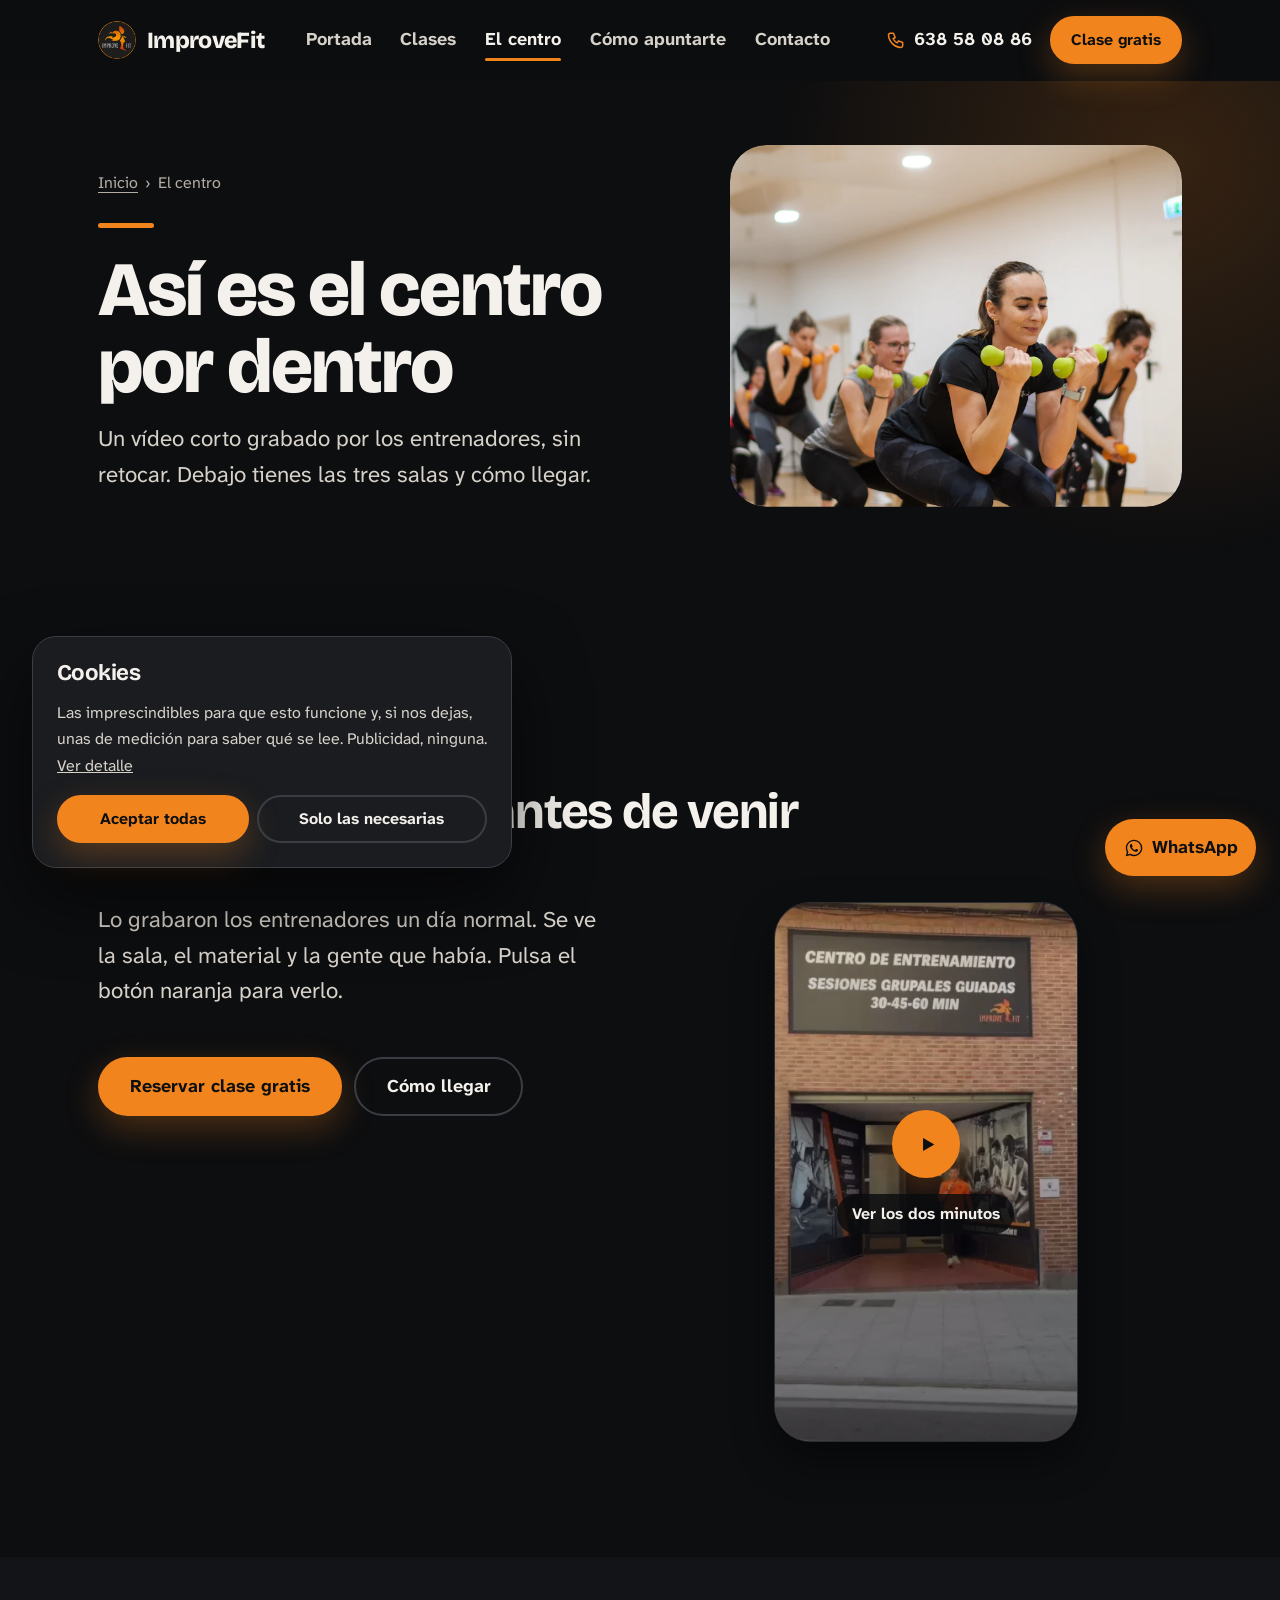
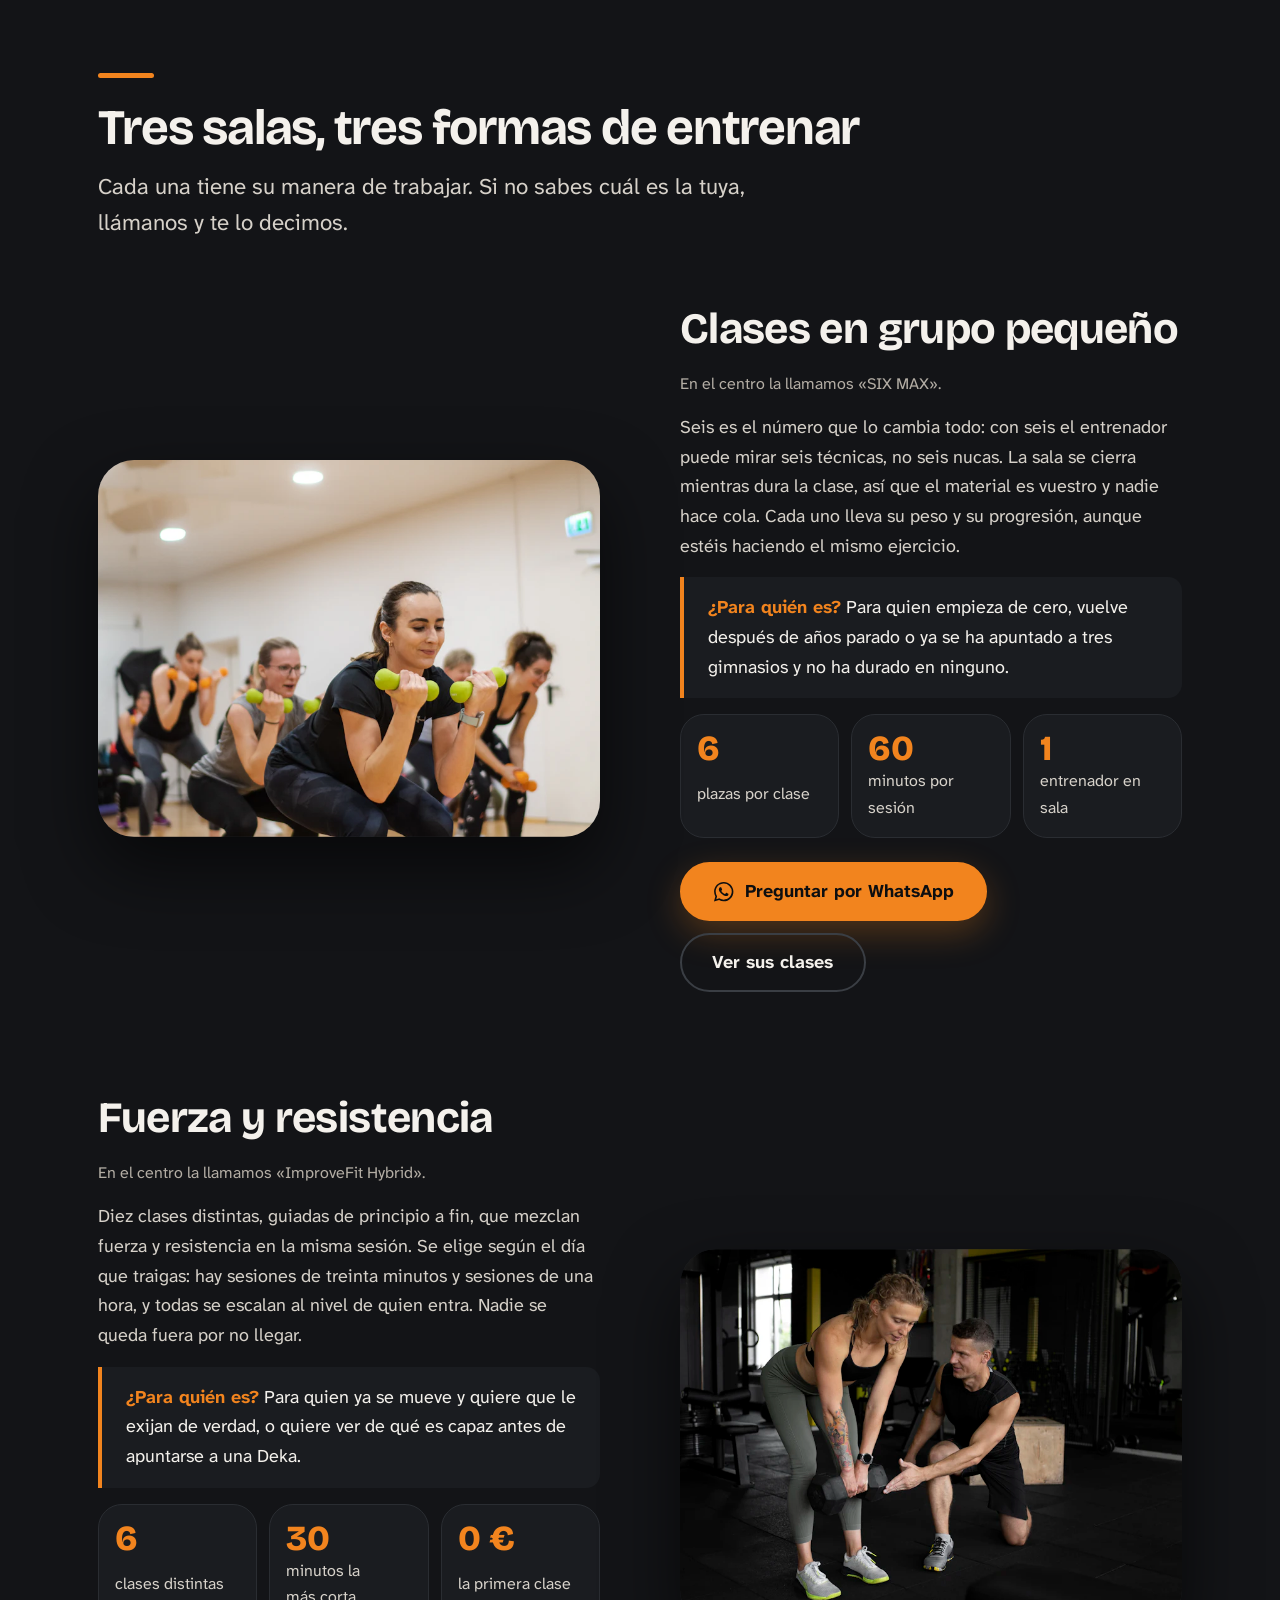
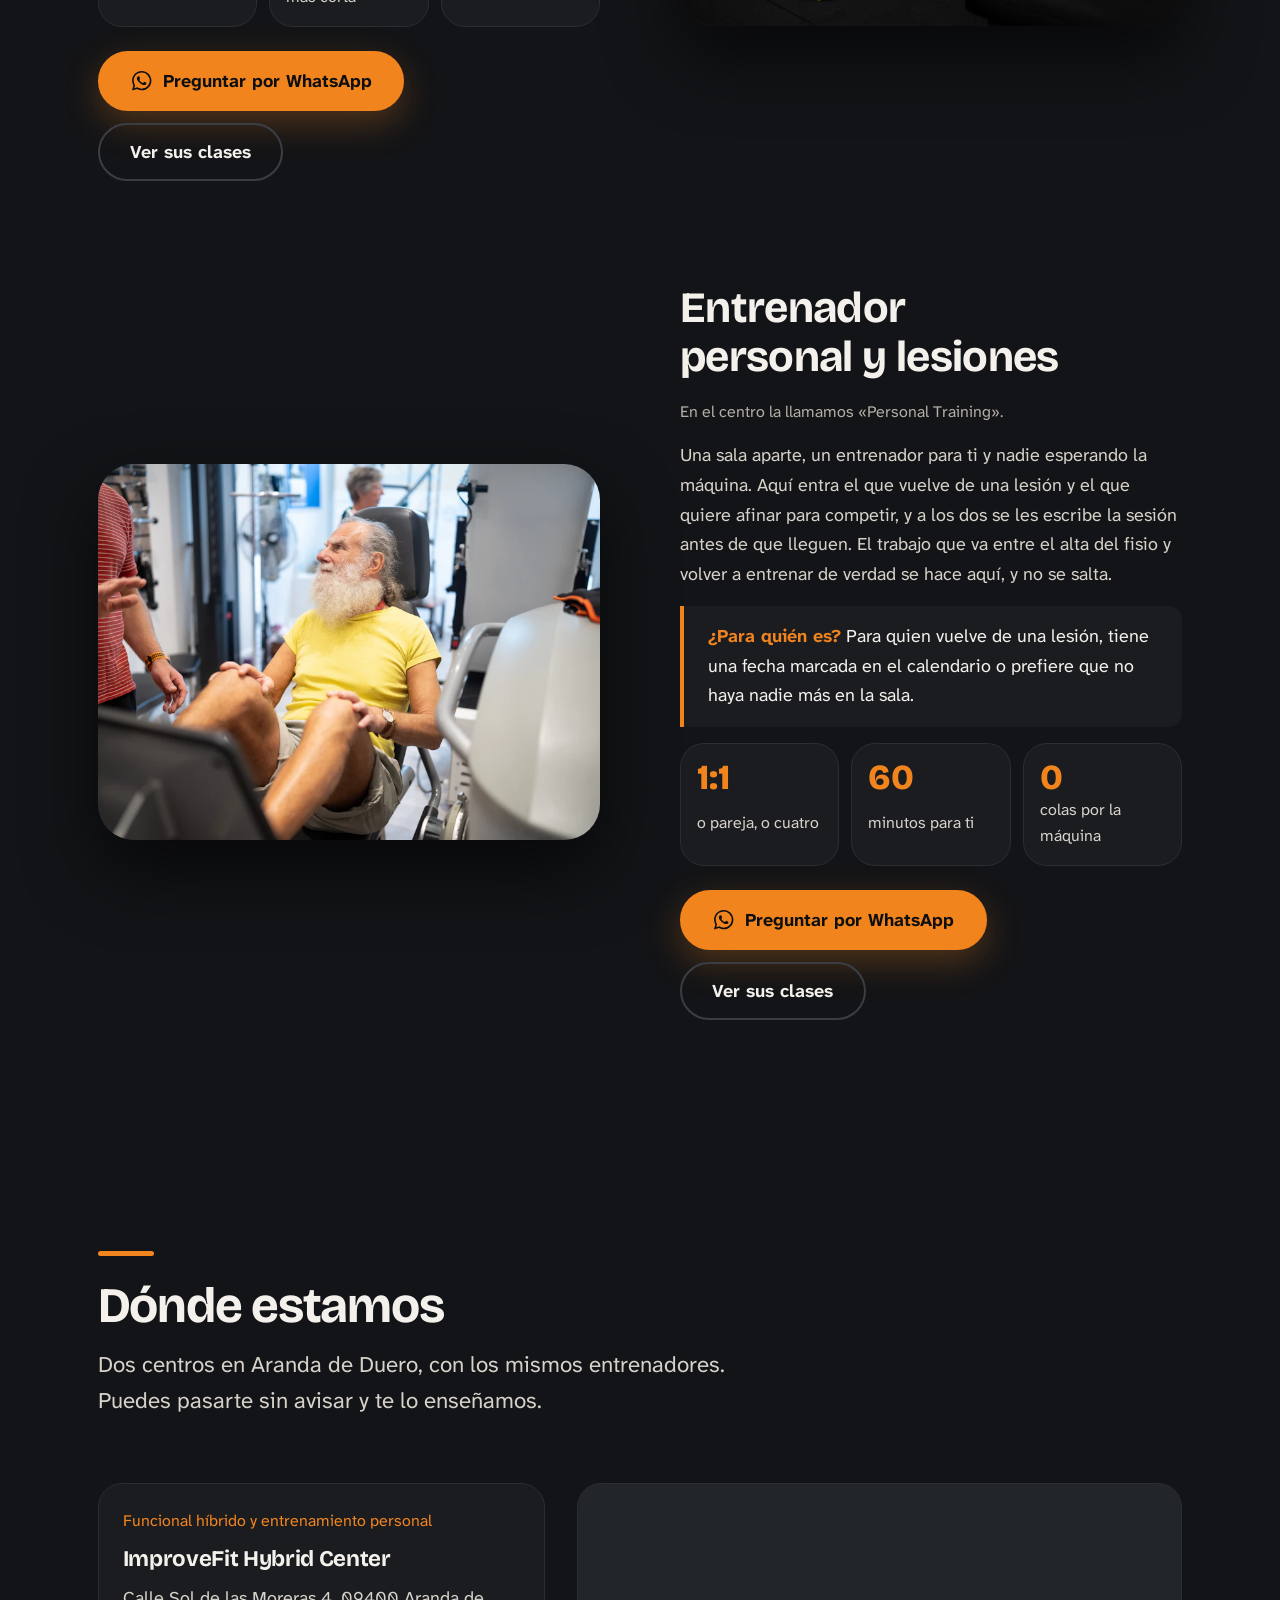
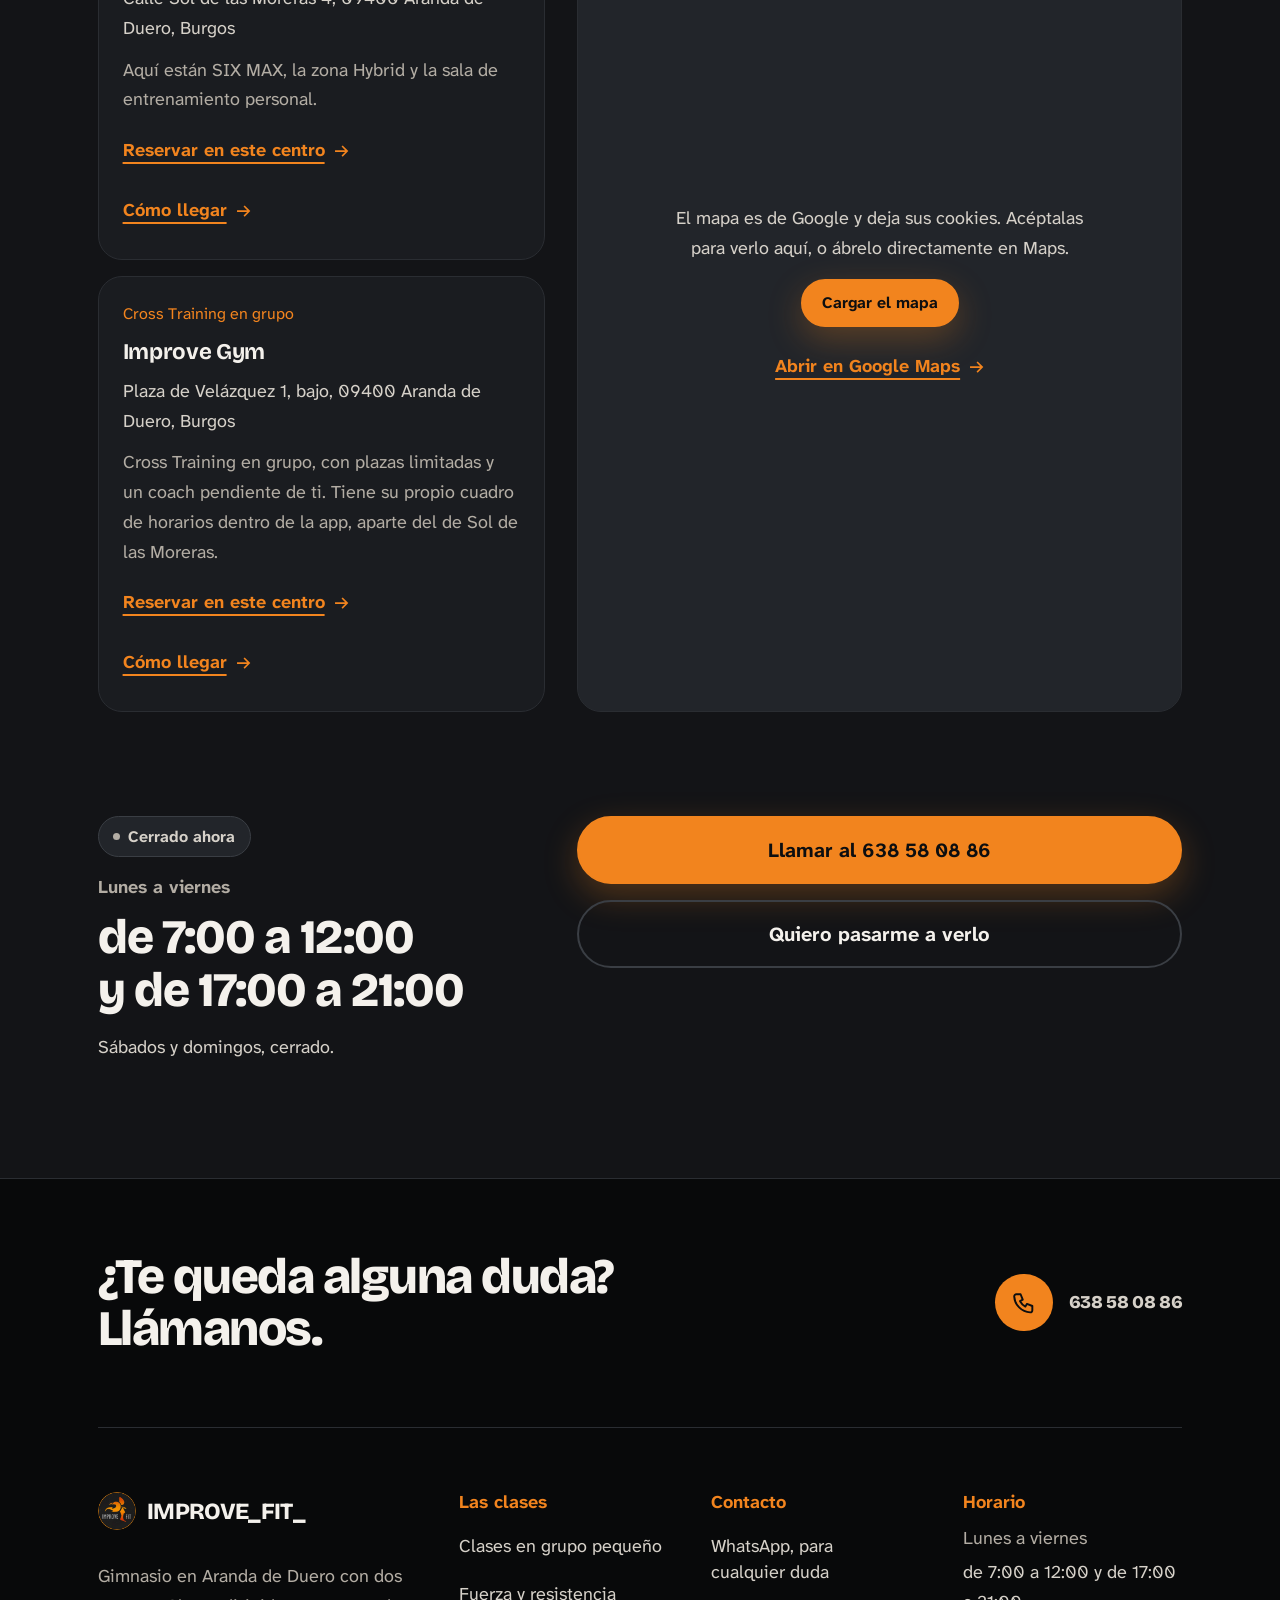
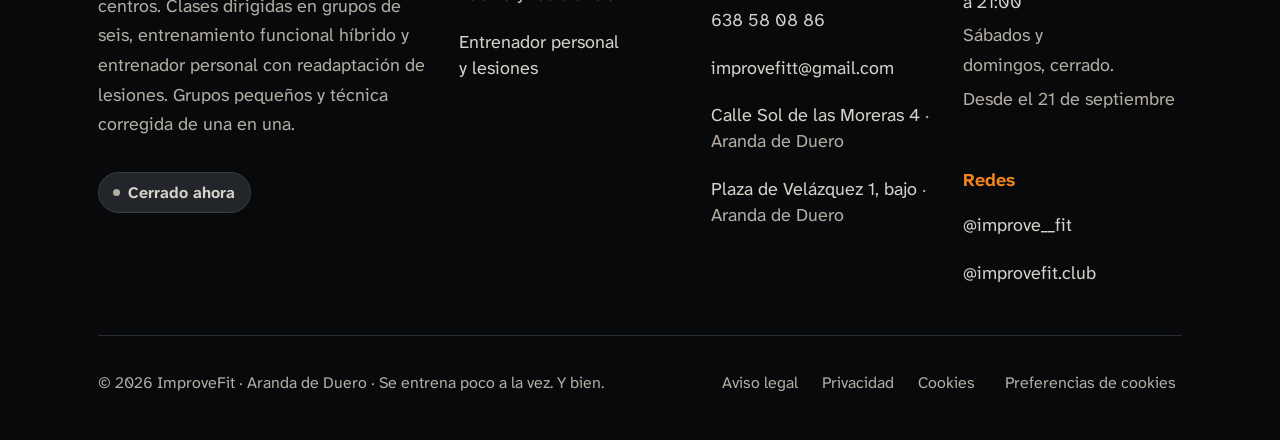
<file: centro.html>
<!doctype html>
<html lang="es">
<head>
<meta charset="utf-8">
<meta name="viewport" content="width=device-width, initial-scale=1, viewport-fit=cover">

<title>El centro por dentro | ImproveFit · Aranda de Duero</title>
<meta name="description" content="Mira el gimnasio de ImproveFit en Aranda de Duero por dentro: la sala de grupos reducidos, la zona híbrida y la sala de entrenamiento personal y readaptación. Vídeo, fotos, horario y cómo llegar.">
<link rel="canonical" href="https://improvefit.es/centro.html">

<meta name="theme-color" content="#0E1013">
<meta name="robots" content="index, follow, max-image-preview:large">
<meta name="geo.region" content="ES-BU">
<meta name="geo.placename" content="Aranda de Duero">

<meta property="og:type" content="website">
<meta property="og:site_name" content="ImproveFit">
<meta property="og:locale" content="es_ES">
<meta property="og:title" content="El centro por dentro | ImproveFit">
<meta property="og:description" content="Las tres salas de ImproveFit en Aranda de Duero, en vídeo y en fotos. Sin retocar.">
<meta property="og:url" content="https://improvefit.es/centro.html">
<meta property="og:image" content="https://improvefit.es/assets/img/og-image.jpg">
<meta property="og:image:width" content="1200">
<meta property="og:image:height" content="630">
<meta name="twitter:card" content="summary_large_image">

<link rel="icon" href="favicon.ico" sizes="any">
<link rel="icon" type="image/png" sizes="32x32" href="assets/icons/icon-32.png">
<link rel="apple-touch-icon" href="assets/icons/icon-180.png">
<link rel="manifest" href="site.webmanifest">

<link rel="preconnect" href="https://fonts.googleapis.com">
<link rel="preconnect" href="https://fonts.gstatic.com" crossorigin>
<link rel="stylesheet" href="css/base.css">
<link rel="stylesheet" href="css/site.css">
<link rel="stylesheet" href="https://fonts.googleapis.com/css2?family=Atkinson+Hyperlegible+Next:wght@400;700&family=Bricolage+Grotesque:opsz,wght@12..96,600;12..96,700;12..96,800&display=swap" media="print" onload="this.media='all'">
<noscript><link rel="stylesheet" href="https://fonts.googleapis.com/css2?family=Atkinson+Hyperlegible+Next:wght@400;700&family=Bricolage+Grotesque:opsz,wght@12..96,600;12..96,700;12..96,800&display=swap"></noscript>

<script src="lib/manifest.js" defer></script>
<script src="lib/nucleo.js" defer></script>
<script src="lib/documento.js" defer></script>
<script src="lib/plan.js" defer></script>
<script src="lib/efectos.js" defer></script>
</head>

<body id="top">
<a class="saltar" href="#main">Saltar al contenido</a>
<header class="cabecera" id="cabecera"></header>

<main id="main">

  <section class="obertura">
    <div class="wrap obertura__grid">
      <div>
        <nav class="miga" aria-label="Migas de pan">
          <ol>
            <li><a href="index.html">Inicio</a></li>
            <li aria-current="page">El centro</li>
          </ol>
        </nav>
        <h1>Así es el centro por dentro</h1>
        <p class="entradilla">Un vídeo corto grabado por los entrenadores, sin retocar. Debajo tienes las tres salas y cómo llegar.</p>
      </div>
      <figure class="obertura__fondo">
        <div class="foto foto--zoom">
          <picture>
            <source type="image/webp" srcset="assets/img/zona-sixmax-480.webp 480w, assets/img/zona-sixmax-800.webp 800w, assets/img/zona-sixmax-1200.webp 1200w" sizes="(min-width: 960px) 42vw, 92vw">
            <img src="assets/img/zona-sixmax-1200.jpg" width="1200" height="900" alt="Grupo pequeño de mujeres haciendo sentadillas con mancuernas." loading="lazy" decoding="async">
          </picture>
        </div>
      </figure>
    </div>
  </section>

  <!-- ===== TOUR ========================================================= -->
  <section class="seccion" id="tour" aria-labelledby="h-tour">
    <div class="wrap">
      <header class="titulo-seccion">
        <p class="ante" data-campo="copy.tour.nota">Con sonido · No empieza solo</p>
        <h2 id="h-tour" data-campo="copy.tour.titulo">Míralo por dentro. Y luego ven a verlo.</h2>
      </header>
      <div class="malla">
        <div class="c-1-6 apilado">
          <p class="entradilla" data-campo="copy.tour.entradilla">Este es el tour que grabaron los entrenadores.</p>
          <div class="fila mt-6">
            <a class="btn btn--naranja" data-enlace="reserva" href="https://improvefithybridcenter.wodbuster.com/invitado.aspx" target="_blank" rel="noopener">Reservar clase gratis</a>
            <a class="btn" data-enlace="maps" href="#" target="_blank" rel="noopener">Cómo llegar</a>
          </div>
        </div>
        <div class="c-7-13">
          <div class="reproductor" data-tour></div>
        </div>
      </div>
    </div>
  </section>

  <!-- ===== LAS TRES SALAS =============================================== -->
  <section class="seccion seccion--nieve" id="salas" aria-labelledby="h-salas">
    <div class="wrap">
      <header class="titulo-seccion">
        <h2 id="h-salas">Tres salas, tres formas de entrenar</h2>
        <p class="entradilla">Cada una tiene su manera de trabajar. Si no sabes cuál es la tuya, llámanos y te lo decimos.</p>
      </header>
      <div class="zonas" data-zonas></div>
    </div>
  </section>

  <!-- ===== DÓNDE ======================================================== -->
  <section class="seccion seccion--nieve" id="donde" aria-labelledby="h-donde">
    <div class="wrap">
      <header class="titulo-seccion">
        <h2 id="h-donde" data-campo="copy.donde.titulo">Nadie llega sabiendo. Ni falta que hace.</h2>
        <p class="entradilla" data-campo="copy.donde.entradilla">Puedes pasarte sin avisar y echar un vistazo.</p>
      </header>
      <div class="donde__grid">
        <div data-sedes></div>
        <div class="mapa" data-mapa="moreras"></div>
      </div>
      <div class="donde__grid mt-10">
        <div data-horario-sencillo></div>
        <div class="apilado" style="align-content:start">
          <a class="btn btn--naranja btn--grande" data-enlace="tel" data-tel-texto="Llamar al " href="tel:+34638580886">Llamar al 638 58 08 86</a>
          <a class="btn btn--grande" data-wa="Hola, me gustaría pasarme a ver el centro. ¿Cuándo os viene bien?" href="#" target="_blank" rel="noopener">Quiero pasarme a verlo</a>
        </div>
      </div>
    </div>
  </section>

</main>

<footer class="pie" id="pie"></footer>

</body>
</html>
</file>
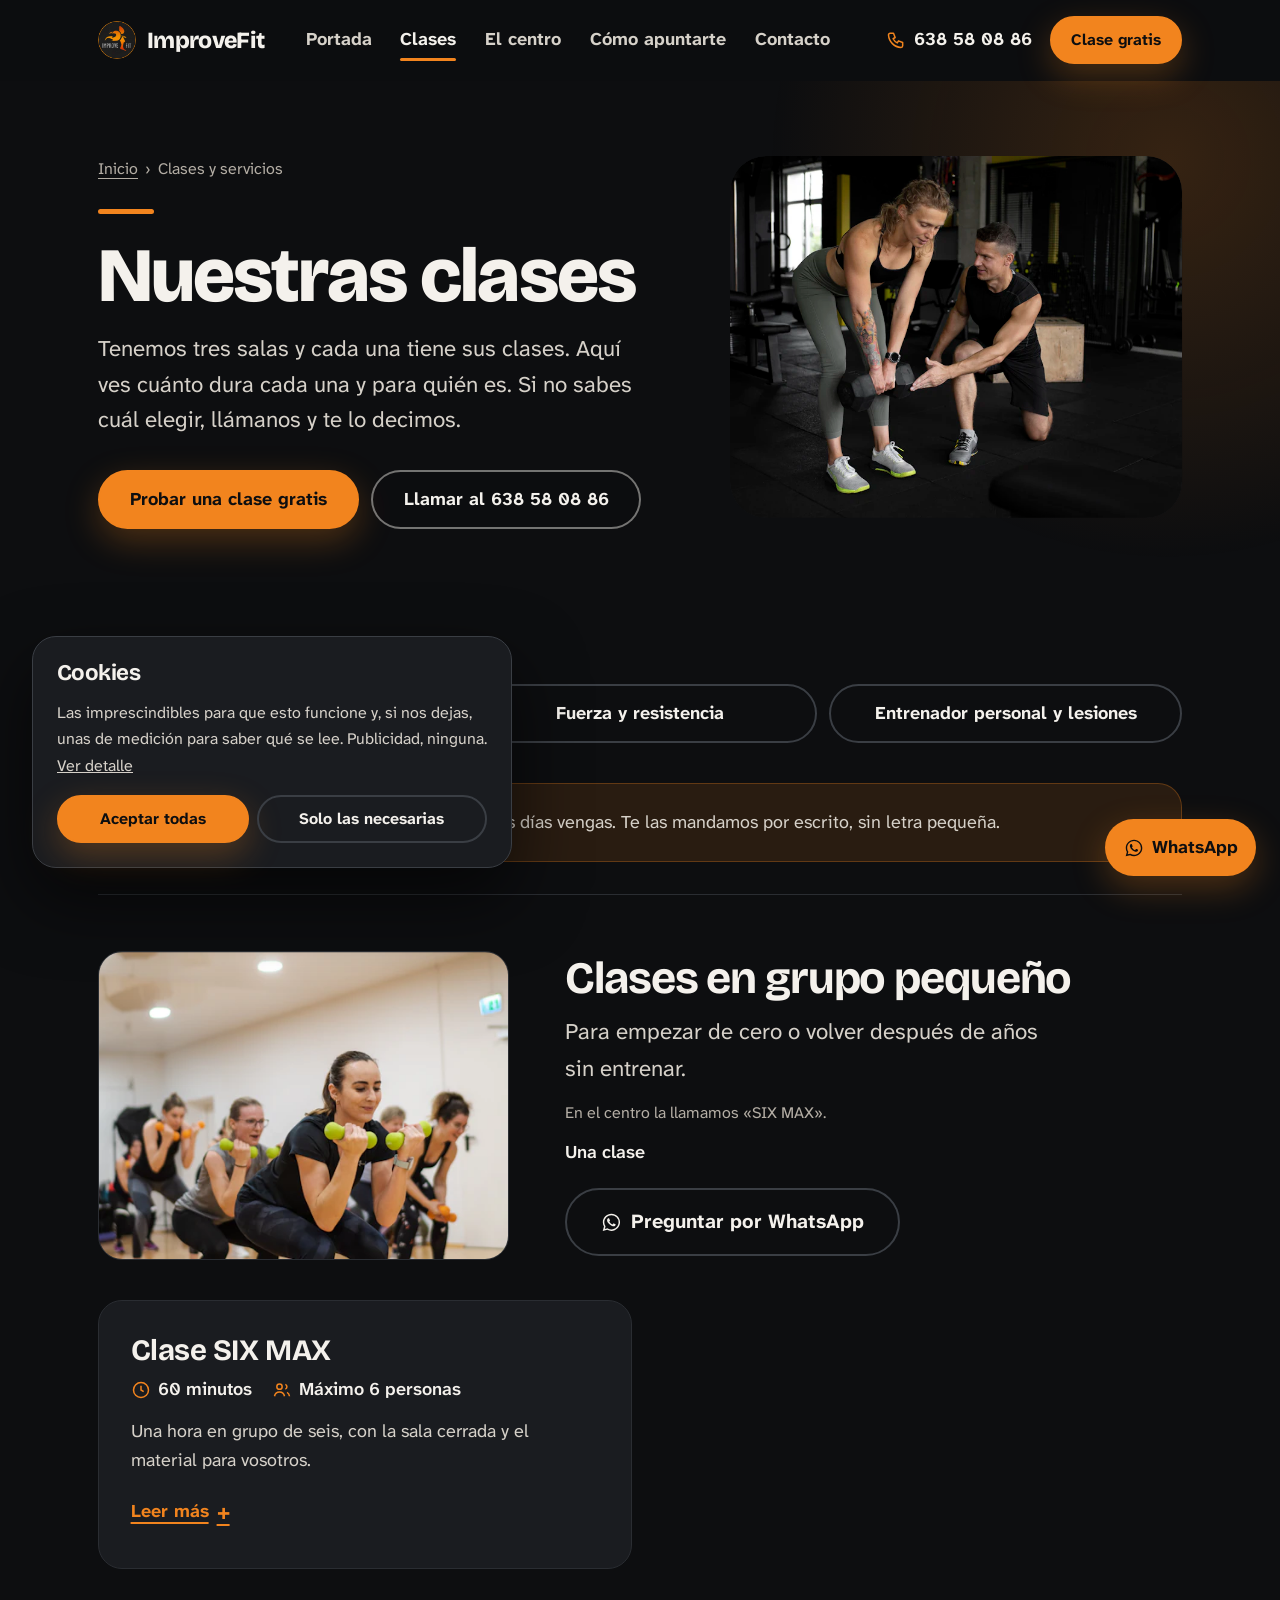
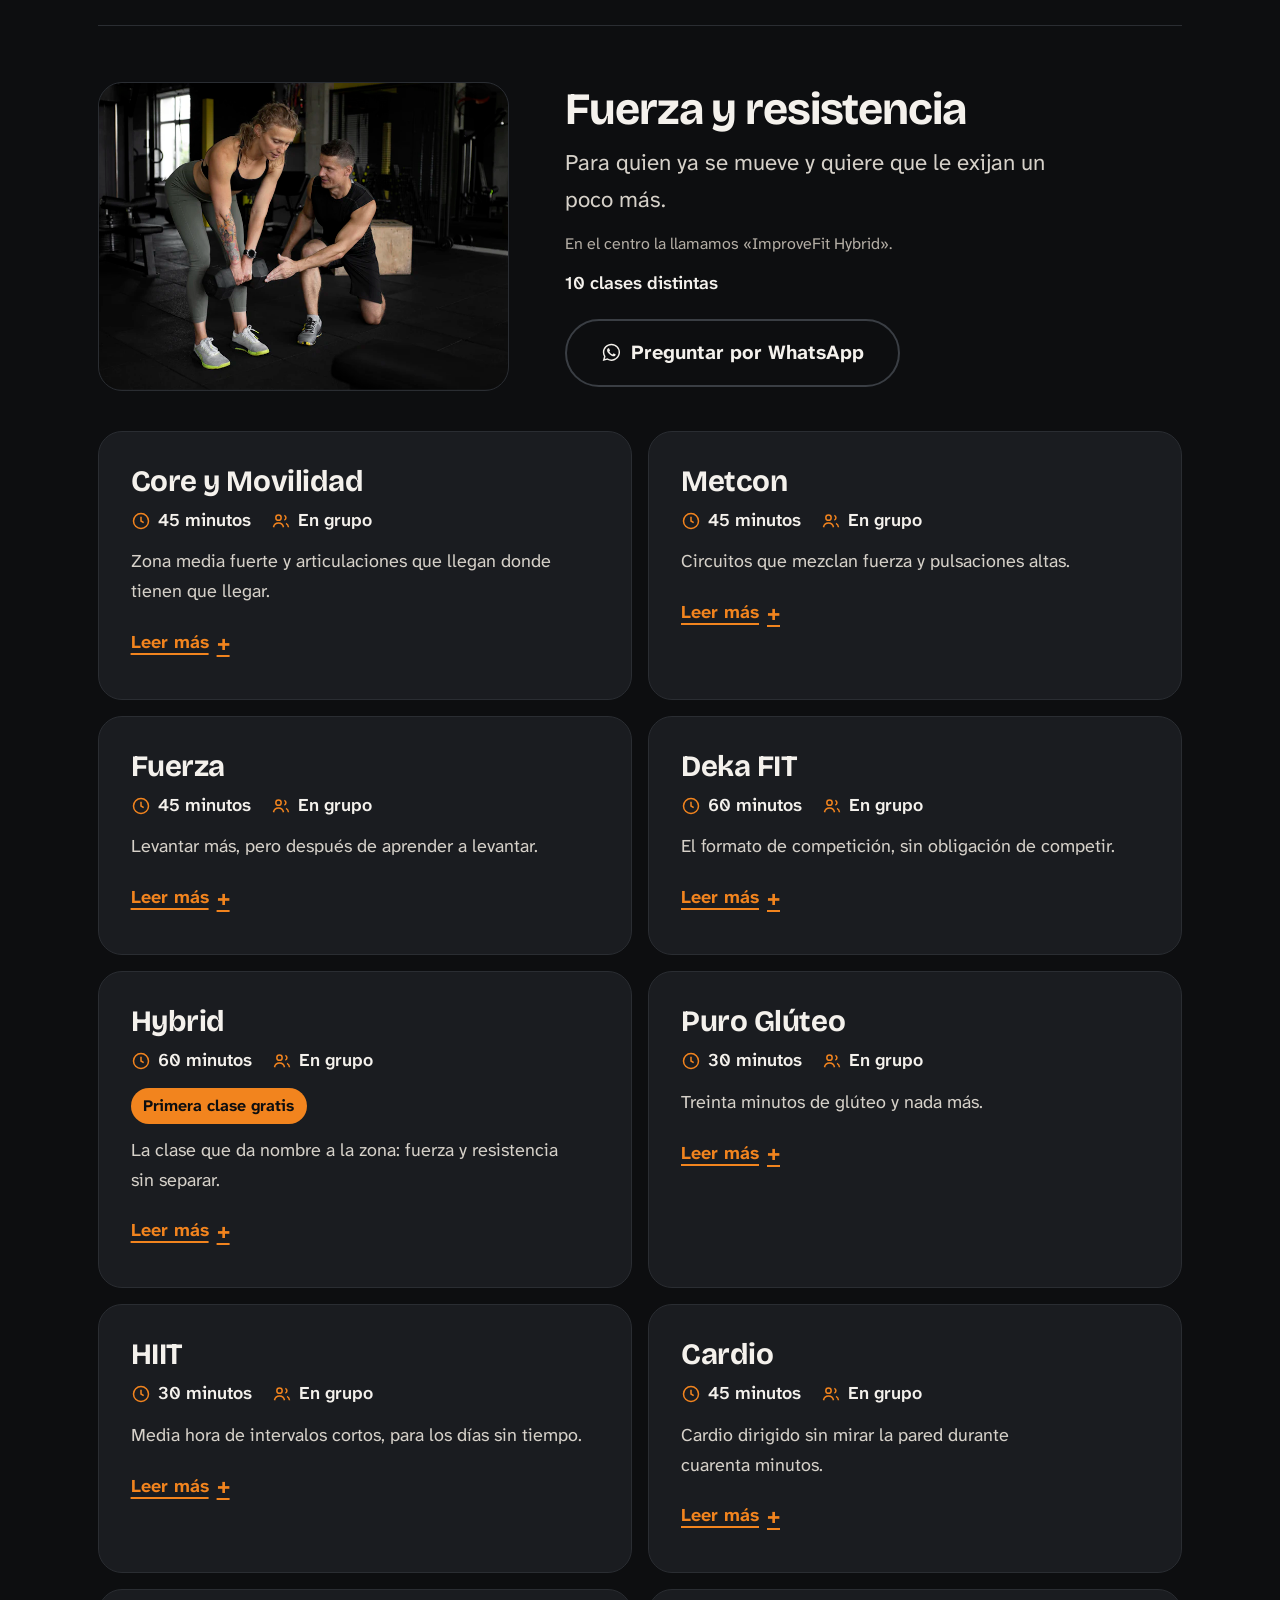
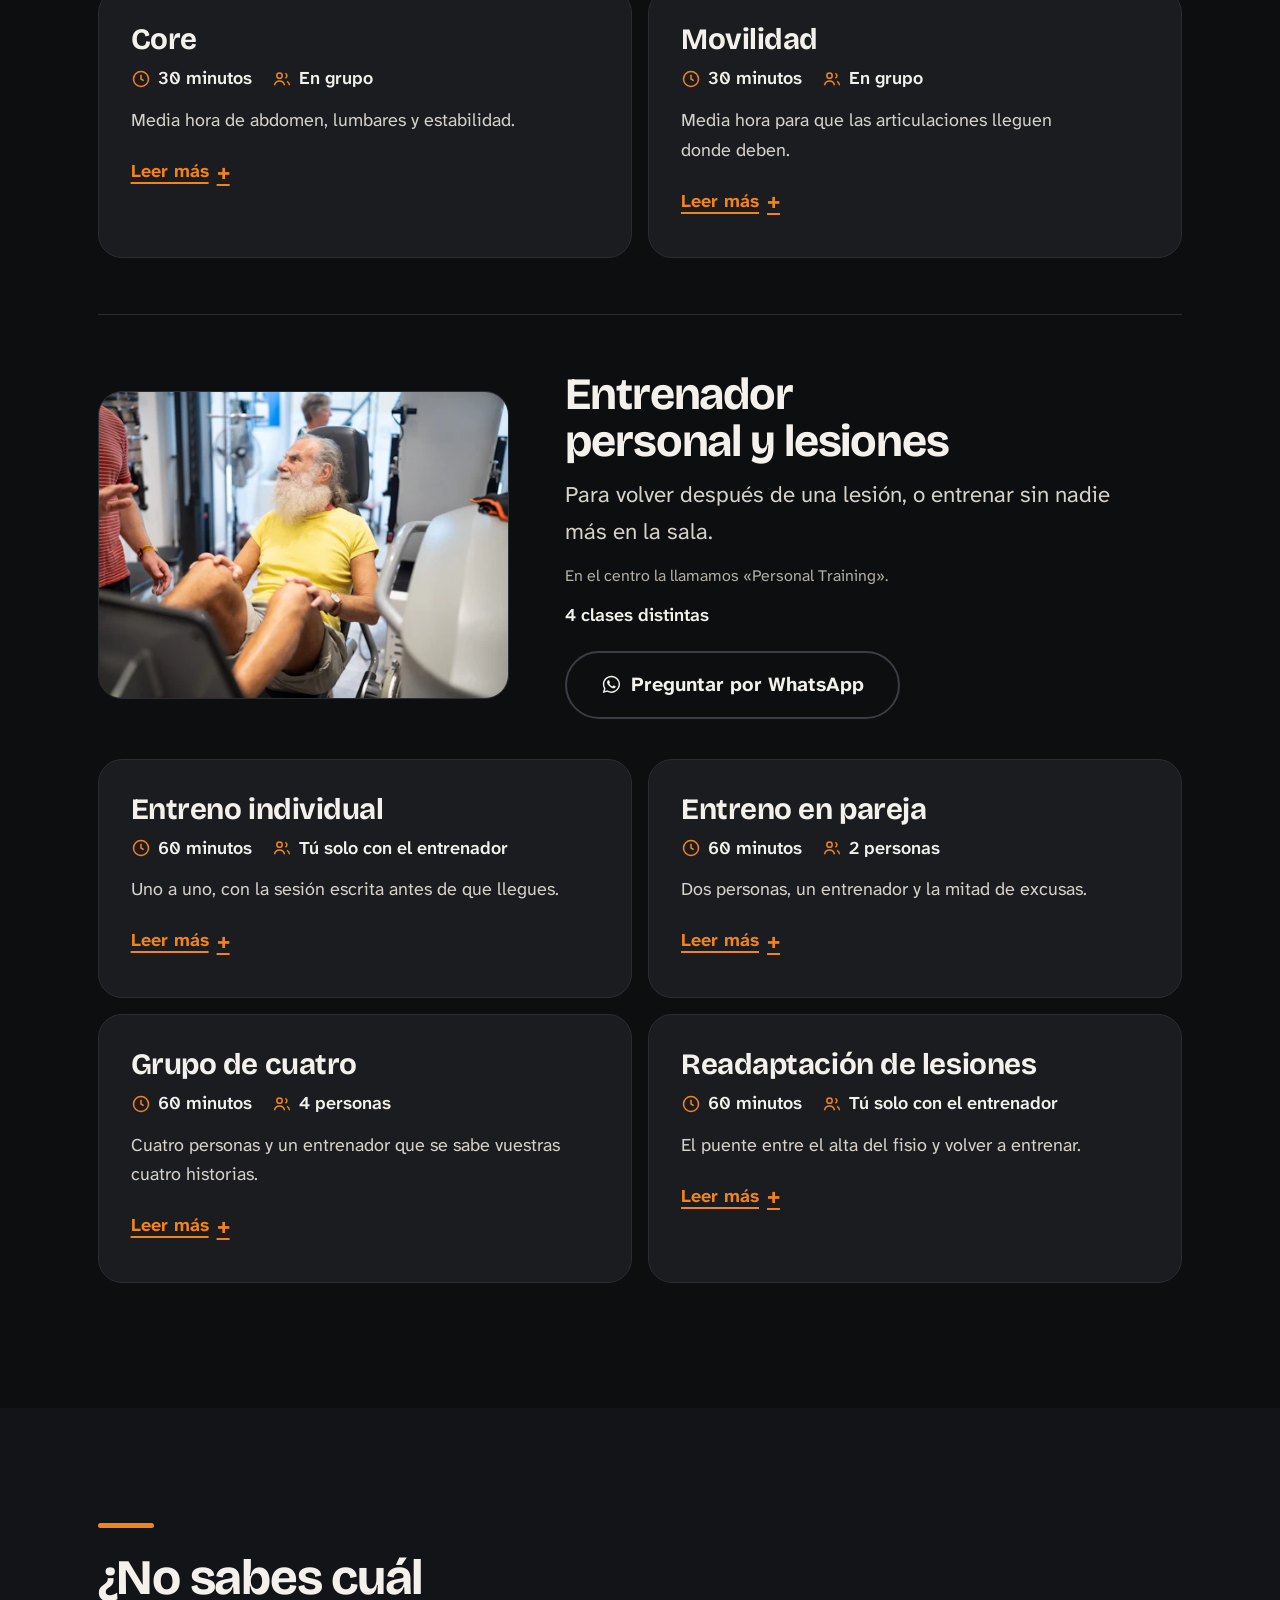
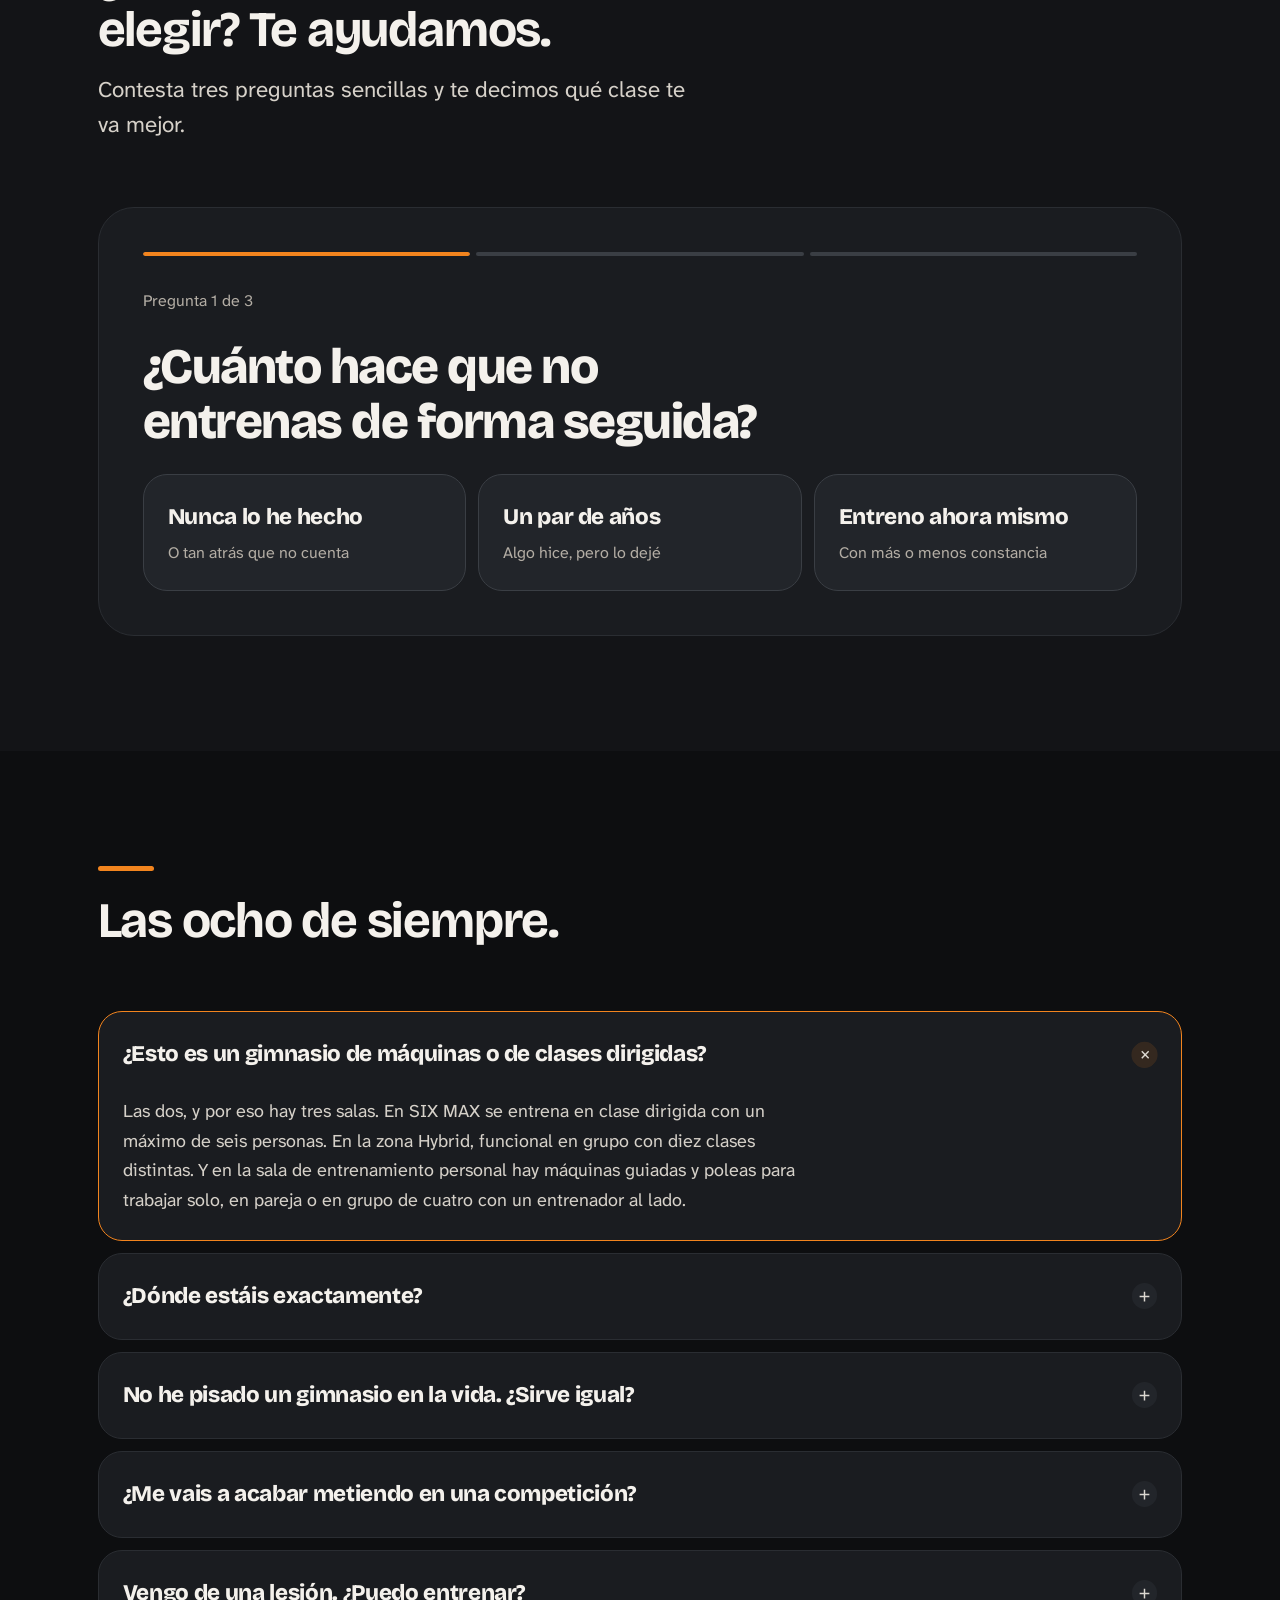
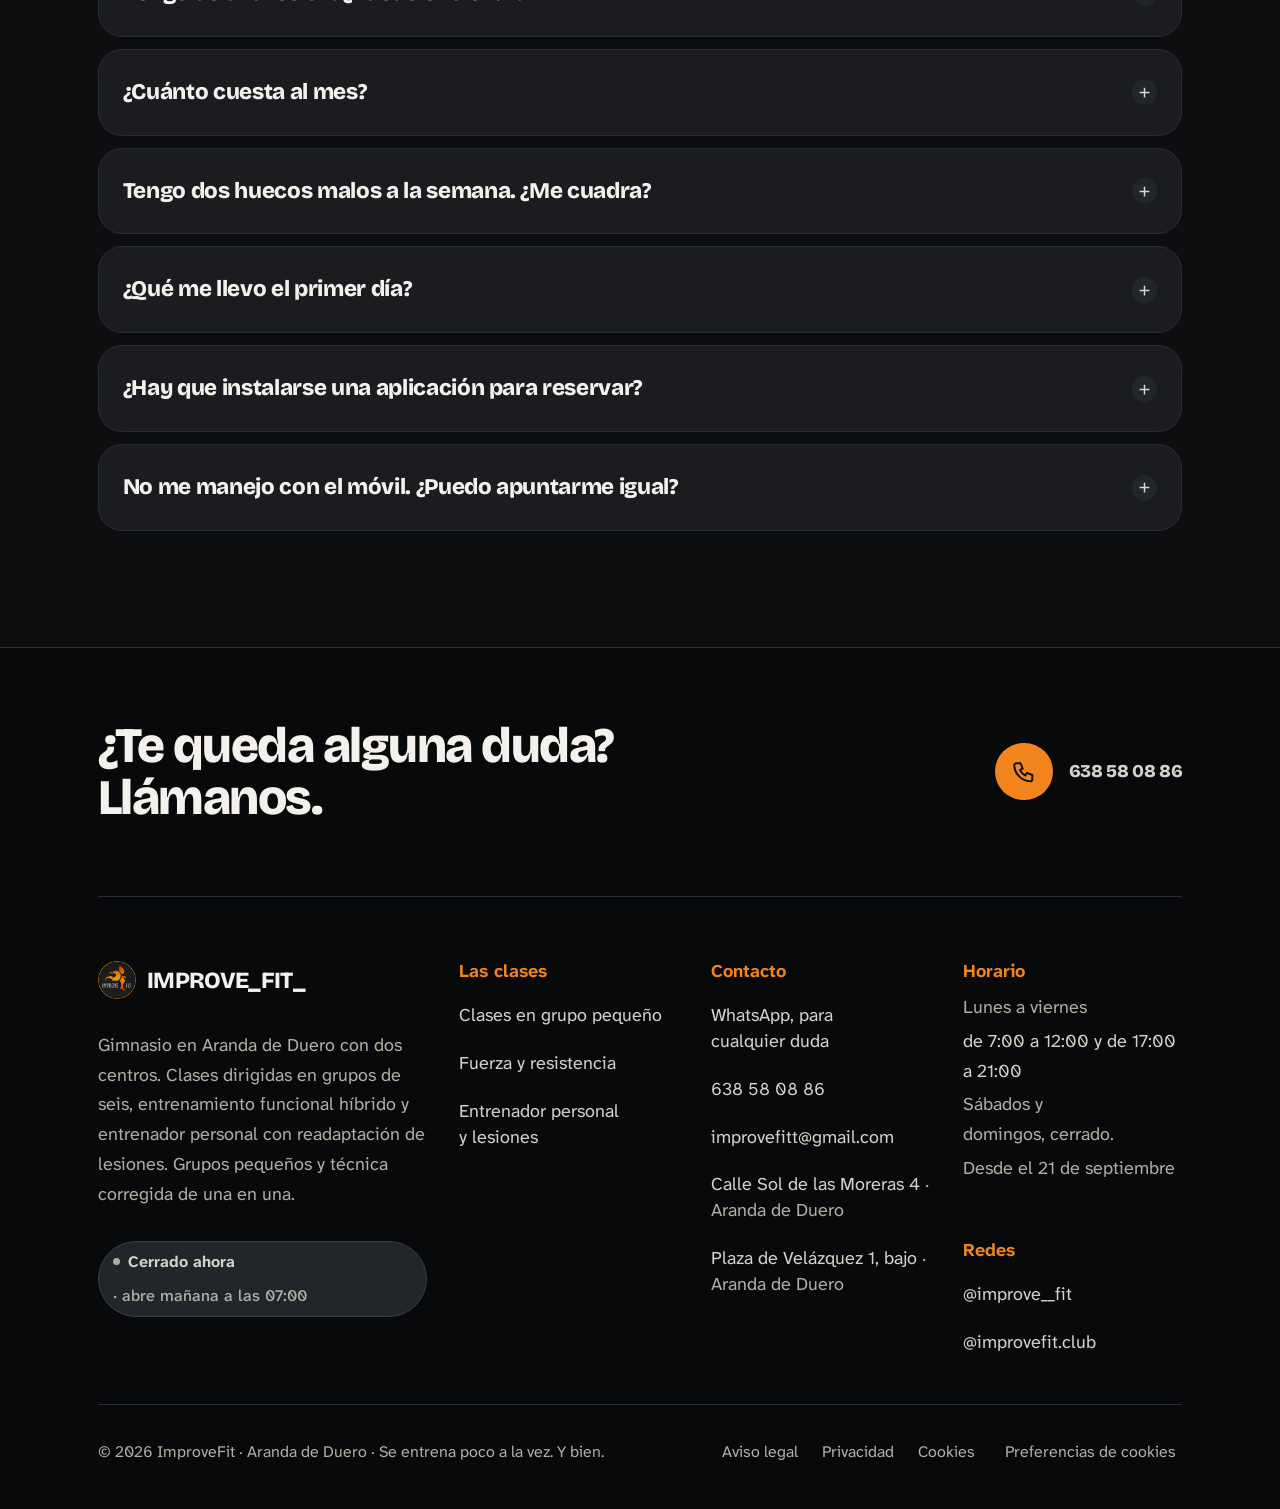
<file: clases.html>
<!doctype html>
<html lang="es">
<head>
<meta charset="utf-8">
<meta name="viewport" content="width=device-width, initial-scale=1, viewport-fit=cover">

<title>Clases dirigidas y entrenador personal en Aranda de Duero | ImproveFit</title>
<meta name="description" content="Todas las clases de ImproveFit en Aranda de Duero: grupos reducidos de seis, funcional híbrido, fuerza, metcon, HIIT, cardio, core, movilidad, Deka FIT, puro glúteo y entrenamiento personal con readaptación de lesiones.">
<link rel="canonical" href="https://improvefit.es/clases.html">

<meta name="theme-color" content="#0E1013">
<meta name="robots" content="index, follow, max-image-preview:large">
<meta name="geo.region" content="ES-BU">
<meta name="geo.placename" content="Aranda de Duero">

<meta property="og:type" content="website">
<meta property="og:site_name" content="ImproveFit">
<meta property="og:locale" content="es_ES">
<meta property="og:title" content="Clases y entrenamiento personal | ImproveFit Aranda de Duero">
<meta property="og:description" content="Quince formas de entrenar: grupos de seis, funcional híbrido y entrenador personal.">
<meta property="og:url" content="https://improvefit.es/clases.html">
<meta property="og:image" content="https://improvefit.es/assets/img/og-image.jpg">
<meta property="og:image:width" content="1200">
<meta property="og:image:height" content="630">
<meta name="twitter:card" content="summary_large_image">

<link rel="icon" href="favicon.ico" sizes="any">
<link rel="icon" type="image/png" sizes="32x32" href="assets/icons/icon-32.png">
<link rel="apple-touch-icon" href="assets/icons/icon-180.png">
<link rel="manifest" href="site.webmanifest">

<link rel="preconnect" href="https://fonts.googleapis.com">
<link rel="preconnect" href="https://fonts.gstatic.com" crossorigin>
<link rel="stylesheet" href="css/base.css">
<link rel="stylesheet" href="css/site.css">
<link rel="stylesheet" href="https://fonts.googleapis.com/css2?family=Atkinson+Hyperlegible+Next:wght@400;700&family=Bricolage+Grotesque:opsz,wght@12..96,600;12..96,700;12..96,800&display=swap" media="print" onload="this.media='all'">
<noscript><link rel="stylesheet" href="https://fonts.googleapis.com/css2?family=Atkinson+Hyperlegible+Next:wght@400;700&family=Bricolage+Grotesque:opsz,wght@12..96,600;12..96,700;12..96,800&display=swap"></noscript>

<script src="lib/manifest.js" defer></script>
<script src="lib/nucleo.js" defer></script>
<script src="lib/dinamicas.js" defer></script>
<script src="lib/catalogo.js" defer></script>
<script src="lib/plan.js" defer></script>
<script src="lib/efectos.js" defer></script>
</head>

<body id="top">
<a class="saltar" href="#main">Saltar al contenido</a>
<header class="cabecera" id="cabecera"></header>

<main id="main">

  <section class="obertura">
    <div class="wrap obertura__grid">
      <div>
        <nav class="miga" aria-label="Migas de pan">
          <ol>
            <li><a href="index.html">Inicio</a></li>
            <li aria-current="page">Clases y servicios</li>
          </ol>
        </nav>
        <h1>Nuestras clases</h1>
        <p class="entradilla">Tenemos tres salas y cada una tiene sus clases. Aquí ves cuánto dura cada una y para quién es. Si no sabes cuál elegir, llámanos y te lo decimos.</p>
        <div class="fila mt-4">
          <a class="btn btn--naranja" data-enlace="reserva" href="https://improvefithybridcenter.wodbuster.com/invitado.aspx" target="_blank" rel="noopener">Probar una clase gratis</a>
          <a class="btn btn--tel" data-enlace="tel" data-tel-texto="Llamar al " href="tel:+34638580886">Llamar al 638 58 08 86</a>
        </div>
      </div>
      <figure class="obertura__fondo">
        <div class="foto foto--zoom">
          <picture>
            <source type="image/webp" srcset="assets/img/zona-hybrid-480.webp 480w, assets/img/zona-hybrid-800.webp 800w, assets/img/zona-hybrid-1200.webp 1200w" sizes="(min-width: 960px) 42vw, 92vw">
            <img src="assets/img/zona-hybrid-1200.jpg" width="1200" height="900" alt="Un entrenador corrige a una alumna que levanta una pesa rusa." loading="lazy" decoding="async">
          </picture>
        </div>
      </figure>
    </div>
  </section>

  <section class="seccion seccion--corta" aria-label="Las clases, sala por sala">
    <div class="wrap" data-catalogo></div>
  </section>

  <!-- ===== TEST DE TRES PREGUNTAS ====================================== -->
  <section class="seccion seccion--nieve" id="test" aria-labelledby="h-test">
    <div class="wrap">
      <header class="titulo-seccion">
        <h2 id="h-test" data-campo="copy.selector.titulo">Contesta tres cosas y te decimos por dónde entrar.</h2>
        <p class="entradilla" data-campo="copy.selector.entradilla">Treinta segundos y te damos zona, clase concreta y el mensaje ya escrito.</p>
      </header>
      <div class="test" data-test></div>
    </div>
  </section>

  <section class="seccion" id="preguntas" aria-labelledby="h-faq">
    <div class="wrap">
      <header class="titulo-seccion">
        <h2 id="h-faq" data-campo="copy.faq.titulo">Preguntas que nos hacen.</h2>
      </header>
      <div class="faq" data-faq></div>
    </div>
  </section>

</main>

<footer class="pie" id="pie"></footer>

<script>
/* Reutiliza el selector de casos de la portada en esta página */
document.addEventListener('DOMContentLoaded', function () {
  var B = window.__BRAND__, IF = window.IF;
  var host = document.querySelector('[data-casos-clases]');
  if (!host || !B || !IF) return;
  host.innerHTML = (B.copy.selector.casos || []).map(function (c) {
    var z = (B.catalogo.categorias || []).filter(function (x) { return x.id === c.zona; })[0] || {};
    return '<button class="caso" type="button" data-filtro-zona="' + c.zona + '">' +
      '<span class="caso__texto">' + IF.esc(c.texto) + '</span>' +
      '<span class="caso__destino">' + IF.esc(z.nombre || '') + ' ' + IF.ICO.flecha + '</span>' +
    '</button>';
  }).join('');
  host.addEventListener('click', function (e) {
    var b = e.target.closest('[data-filtro-zona]');
    if (!b) return;
    location.hash = b.getAttribute('data-filtro-zona');
    document.querySelector('[data-catalogo]').scrollIntoView({ block: 'start' });
  });
});
</script>
</body>
</html>
</file>
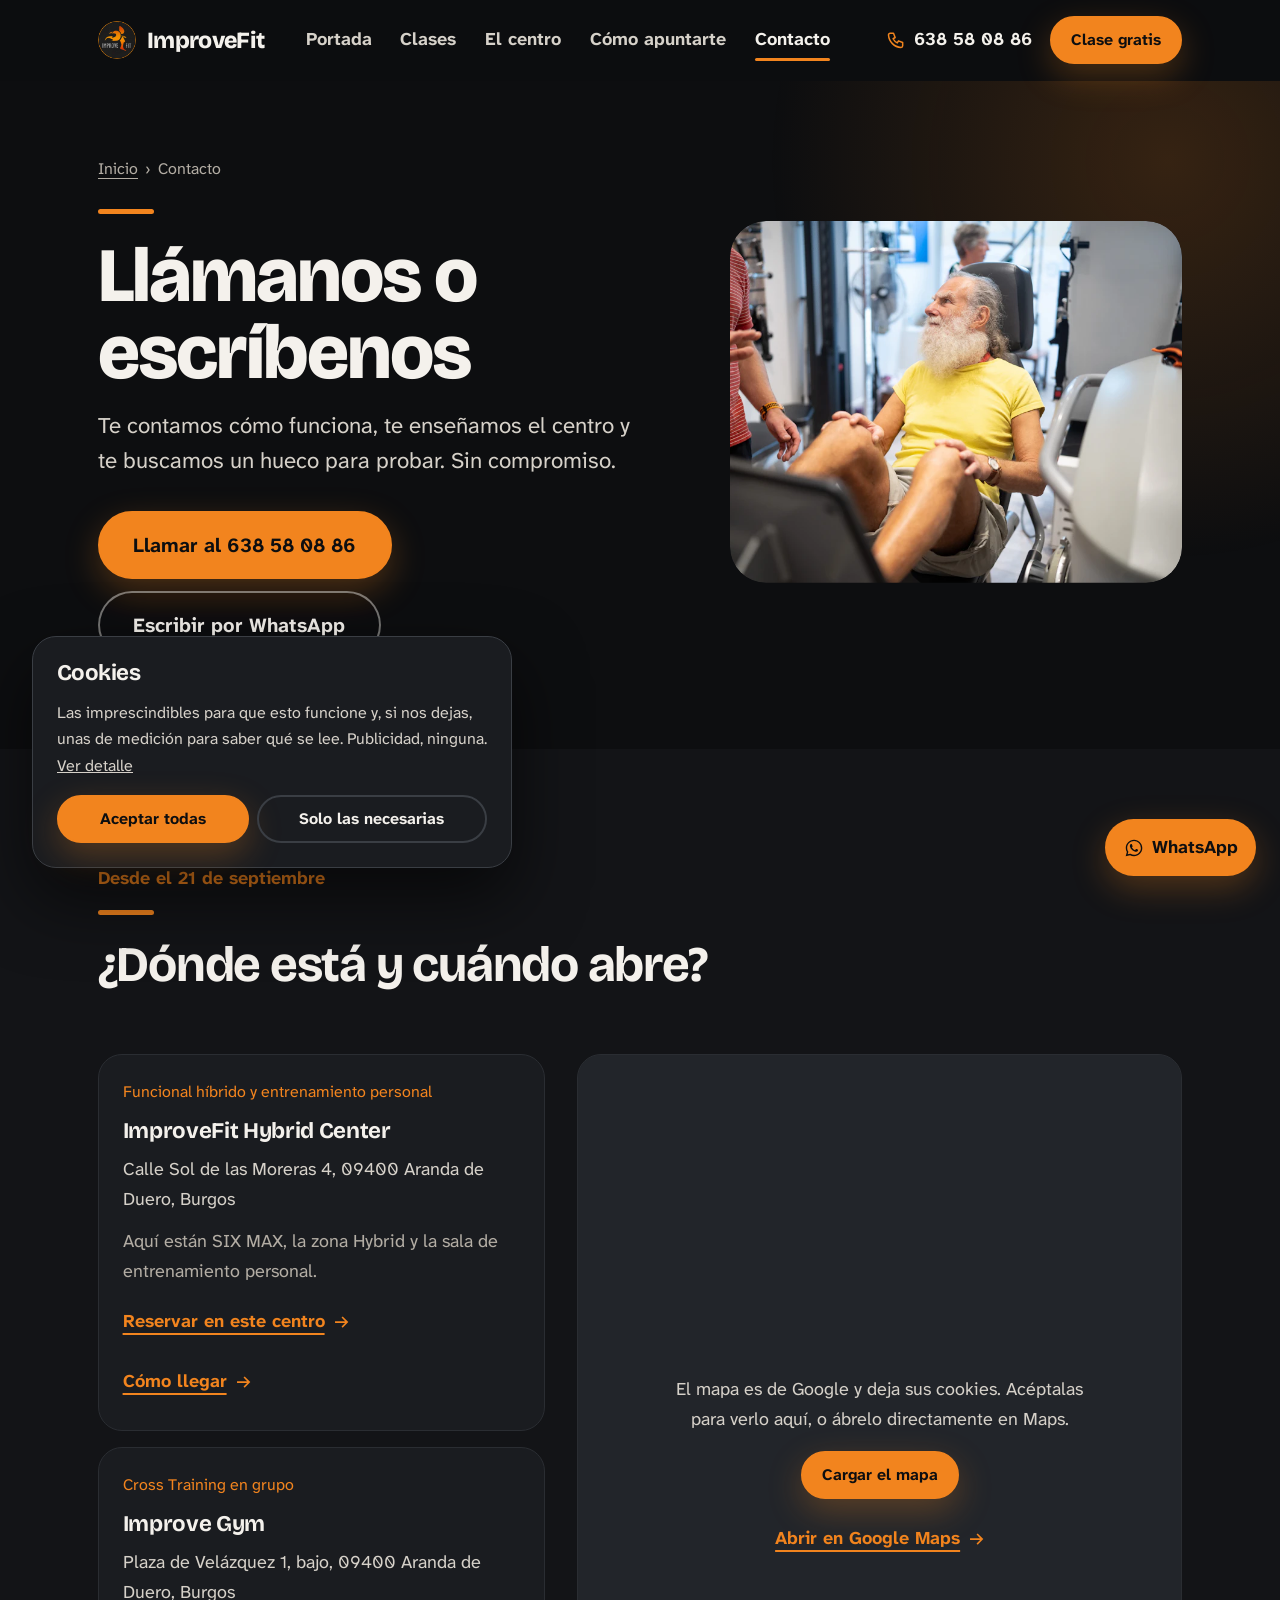
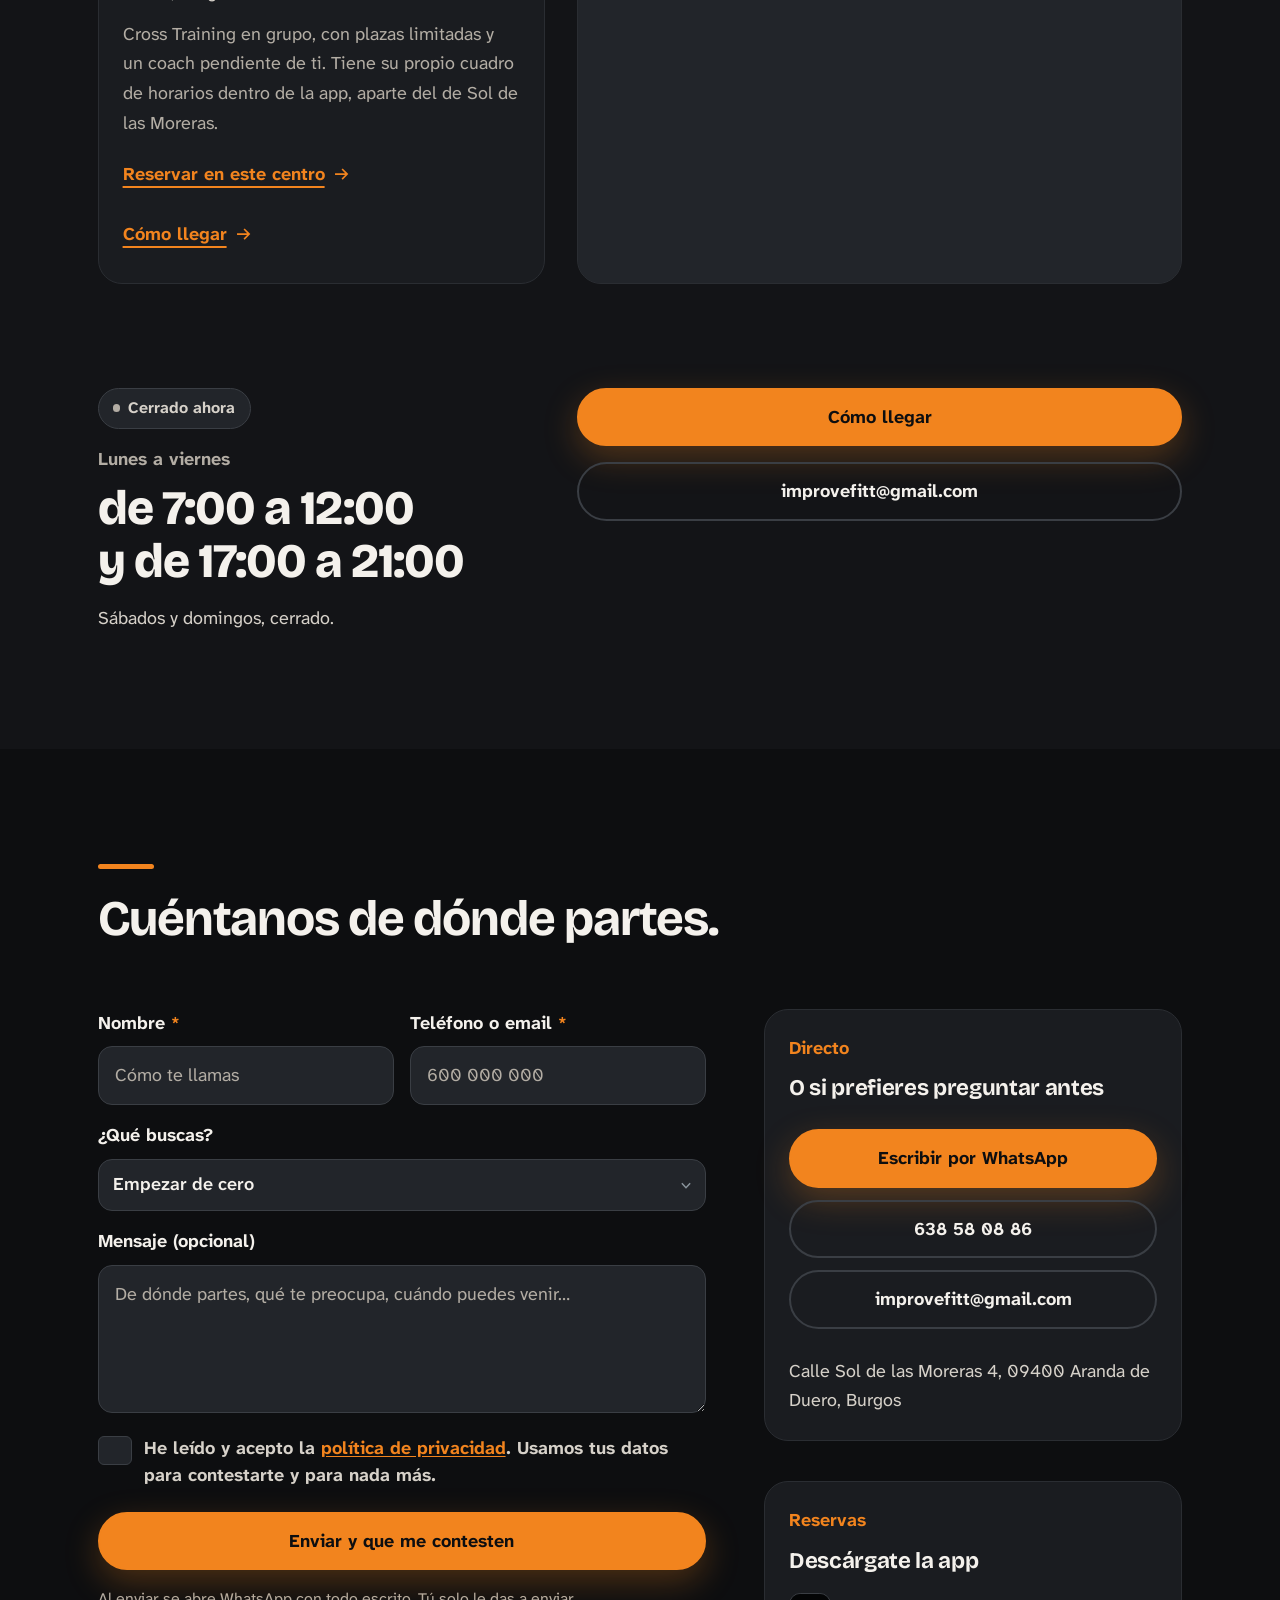
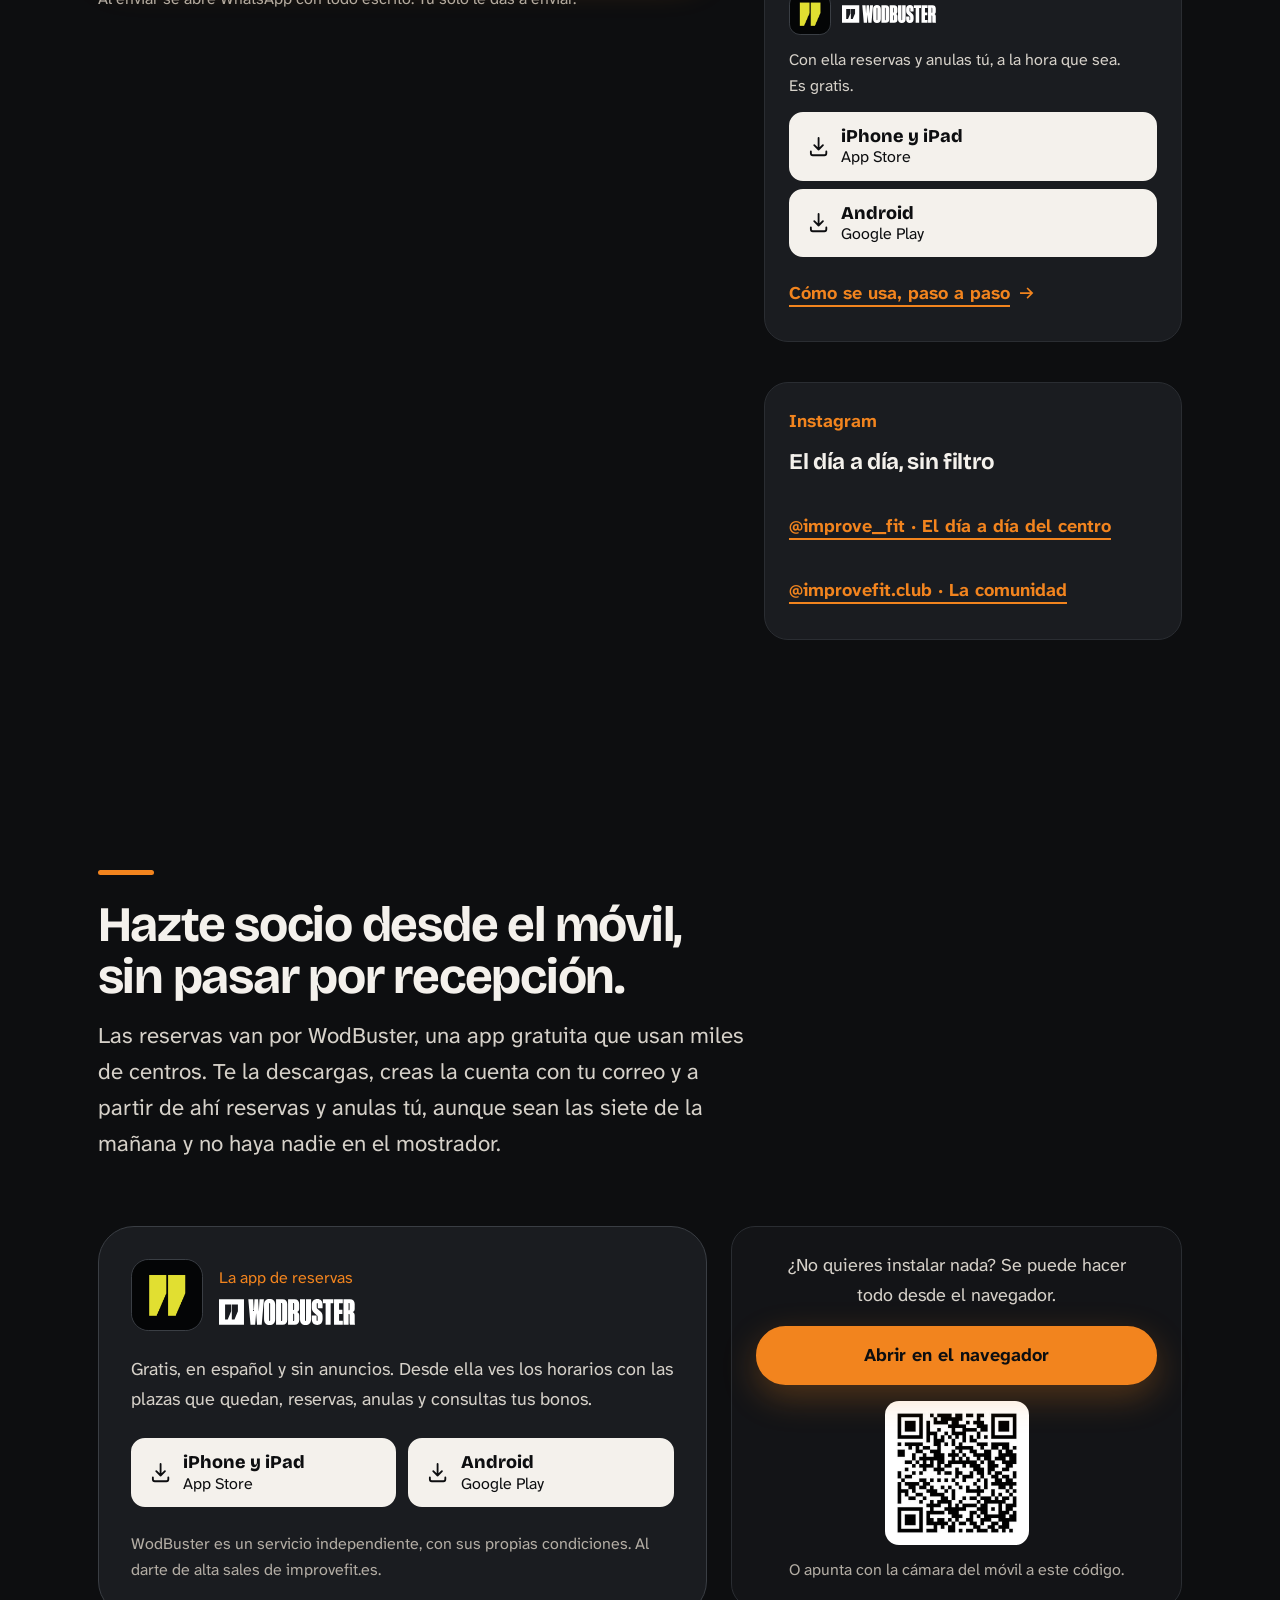
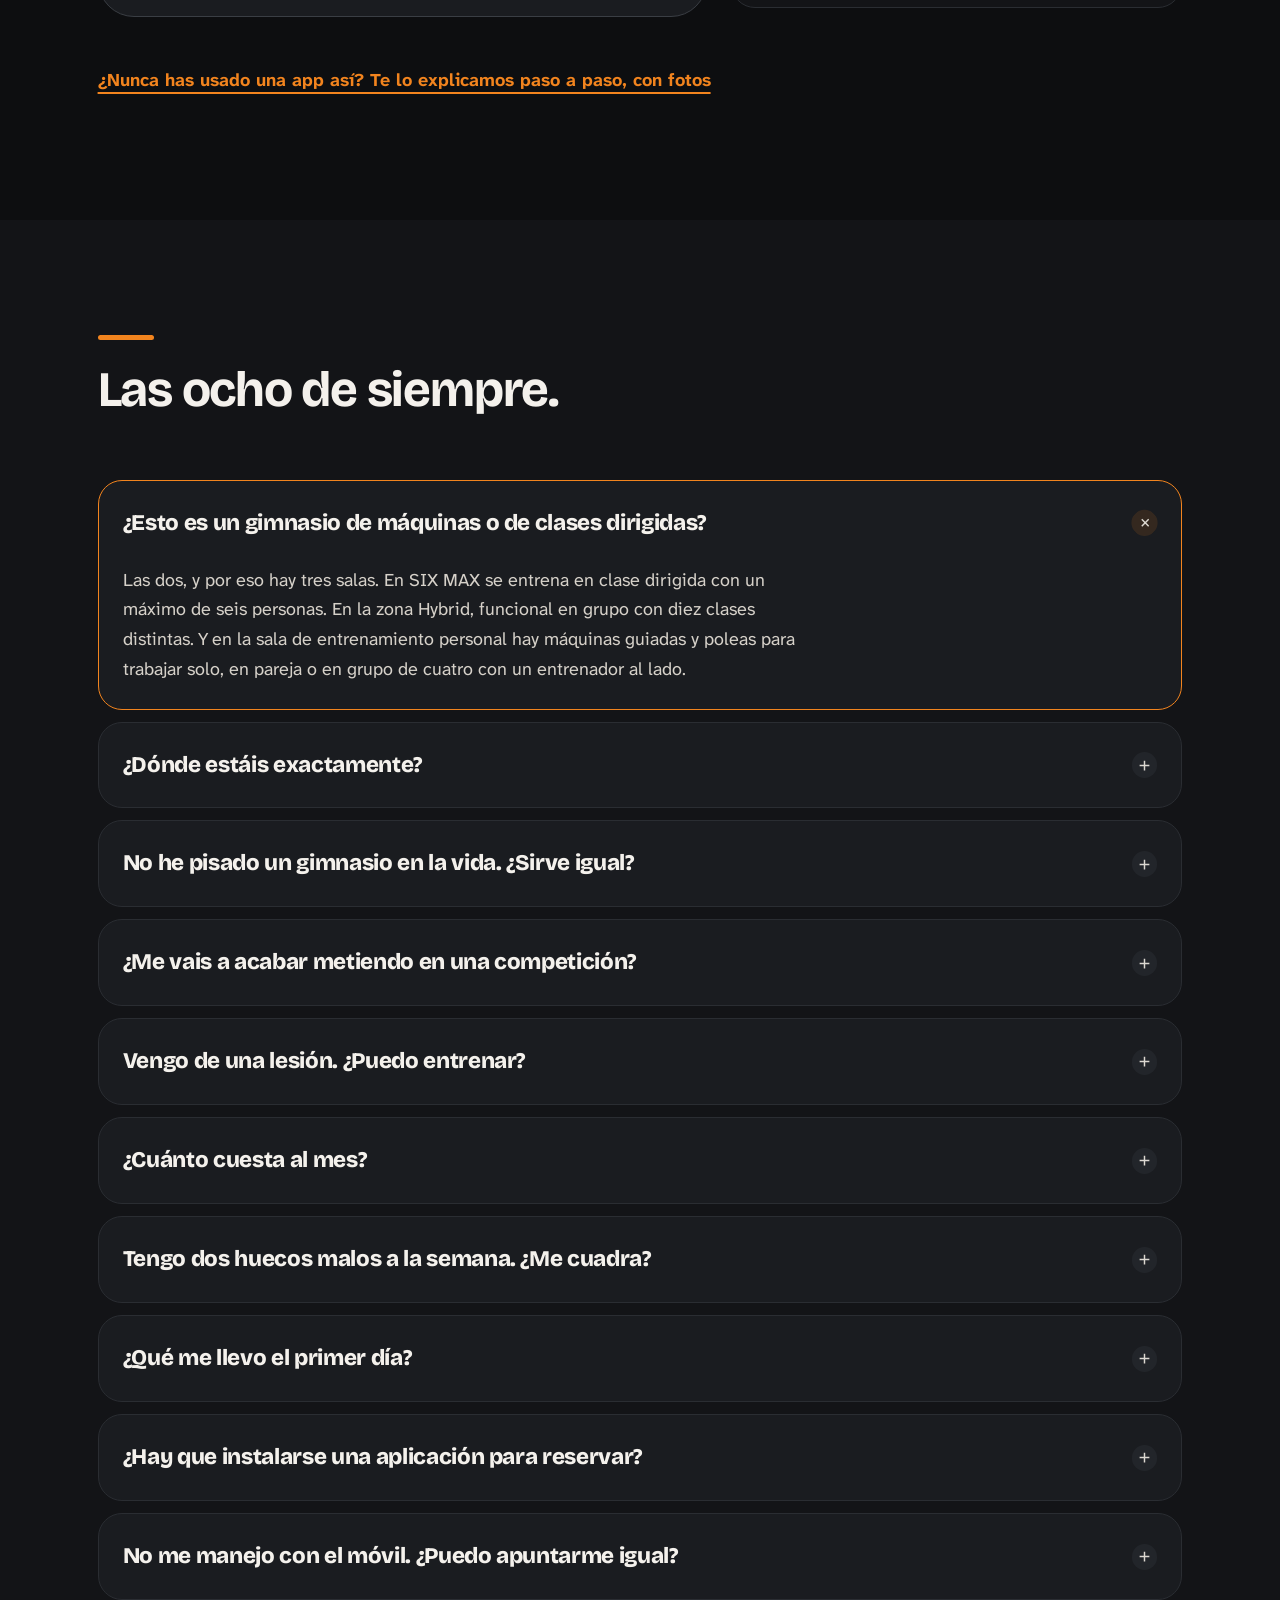
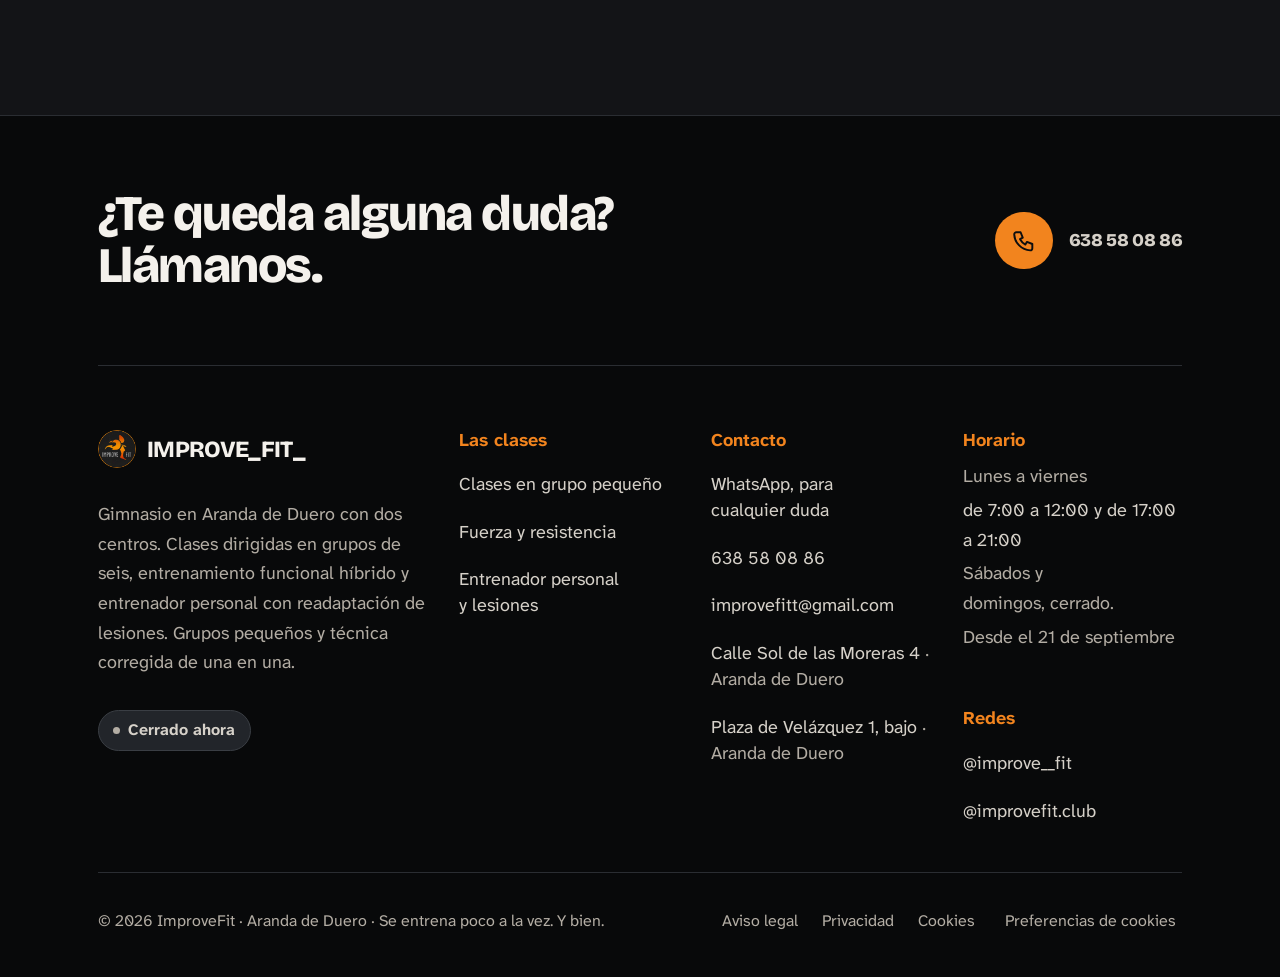
<file: contacto.html>
<!doctype html>
<html lang="es">
<head>
<meta charset="utf-8">
<meta name="viewport" content="width=device-width, initial-scale=1, viewport-fit=cover">

<title>Contacto y horario | ImproveFit · Gimnasio en Aranda de Duero</title>
<meta name="description" content="Escríbenos por WhatsApp, llámanos al 638 58 08 86 o pásate por Calle Sol de las Moreras 4, Aranda de Duero. Horario de entreno de 7:00 a 12:00 y de 17:00 a 21:00.">
<link rel="canonical" href="https://improvefit.es/contacto.html">

<meta name="theme-color" content="#0E1013">
<meta name="robots" content="index, follow, max-image-preview:large">
<meta name="geo.region" content="ES-BU">
<meta name="geo.placename" content="Aranda de Duero">

<meta property="og:type" content="website">
<meta property="og:site_name" content="ImproveFit">
<meta property="og:locale" content="es_ES">
<meta property="og:title" content="Contacto y horario | ImproveFit Aranda de Duero">
<meta property="og:description" content="WhatsApp, teléfono, dirección y horario. Y la clase Hybrid de prueba, gratis.">
<meta property="og:url" content="https://improvefit.es/contacto.html">
<meta property="og:image" content="https://improvefit.es/assets/img/og-image.jpg">
<meta property="og:image:width" content="1200">
<meta property="og:image:height" content="630">
<meta name="twitter:card" content="summary_large_image">

<link rel="icon" href="favicon.ico" sizes="any">
<link rel="icon" type="image/png" sizes="32x32" href="assets/icons/icon-32.png">
<link rel="apple-touch-icon" href="assets/icons/icon-180.png">
<link rel="manifest" href="site.webmanifest">

<link rel="preconnect" href="https://fonts.googleapis.com">
<link rel="preconnect" href="https://fonts.gstatic.com" crossorigin>
<link rel="stylesheet" href="css/base.css">
<link rel="stylesheet" href="css/site.css">
<link rel="stylesheet" href="https://fonts.googleapis.com/css2?family=Atkinson+Hyperlegible+Next:wght@400;700&family=Bricolage+Grotesque:opsz,wght@12..96,600;12..96,700;12..96,800&display=swap" media="print" onload="this.media='all'">
<noscript><link rel="stylesheet" href="https://fonts.googleapis.com/css2?family=Atkinson+Hyperlegible+Next:wght@400;700&family=Bricolage+Grotesque:opsz,wght@12..96,600;12..96,700;12..96,800&display=swap"></noscript>

<script src="lib/manifest.js" defer></script>
<script src="lib/nucleo.js" defer></script>
<script src="lib/documento.js" defer></script>
<script src="lib/formulario.js" defer></script>
<script src="lib/plan.js" defer></script>
<script src="lib/efectos.js" defer></script>
</head>

<body id="top">
<a class="saltar" href="#main">Saltar al contenido</a>
<header class="cabecera" id="cabecera"></header>

<main id="main">

  <section class="obertura">
    <div class="wrap obertura__grid">
      <div>
        <nav class="miga" aria-label="Migas de pan">
          <ol>
            <li><a href="index.html">Inicio</a></li>
            <li aria-current="page">Contacto</li>
          </ol>
        </nav>
        <h1>Llámanos o escríbenos</h1>
        <p class="entradilla">Te contamos cómo funciona, te enseñamos el centro y te buscamos un hueco para probar. Sin compromiso.</p>
        <div class="inicio__acciones mt-4">
          <a class="btn btn--naranja btn--grande" data-enlace="tel" data-tel-texto="Llamar al " href="tel:+34638580886">Llamar al 638 58 08 86</a>
          <a class="btn btn--grande btn--tel" data-wa="Hola, vengo de la web de ImproveFit y quiero información." href="#" target="_blank" rel="noopener">Escribir por WhatsApp</a>
        </div>
      </div>
      <figure class="obertura__fondo">
        <div class="foto foto--zoom">
          <picture>
            <source type="image/webp" srcset="assets/img/zona-personal-480.webp 480w, assets/img/zona-personal-800.webp 800w, assets/img/zona-personal-1200.webp 1200w" sizes="(min-width: 960px) 42vw, 92vw">
            <img src="assets/img/zona-personal-1200.jpg" width="1200" height="900" alt="Un hombre mayor entrena en una máquina junto a su entrenadora." loading="lazy" decoding="async">
          </picture>
        </div>
      </figure>
    </div>
  </section>

  <!-- ===== DÓNDE Y HORARIO ============================================== -->
  <section class="seccion seccion--nieve" id="donde" aria-labelledby="h-donde">
    <div class="wrap">
      <header class="titulo-seccion">
        <p class="ante" data-campo="horario.vigenteDesde">Desde el 21 de septiembre</p>
        <h2 id="h-donde">¿Dónde está y cuándo abre?</h2>
      </header>
      <div class="donde__grid">
        <div data-sedes></div>
        <div class="mapa" data-mapa="moreras"></div>
      </div>
      <div class="donde__grid mt-10">
        <div data-horario-sencillo></div>
        <div class="apilado" style="align-content:start">
          <a class="btn btn--naranja" data-enlace="maps" href="#" target="_blank" rel="noopener">Cómo llegar</a>
          <a class="btn" data-enlace="mail" href="mailto:improvefitt@gmail.com">improvefitt@gmail.com</a>
        </div>
      </div>
    </div>
  </section>

  <!-- ===== FORMULARIO =================================================== -->
  <section class="seccion" id="contacto" aria-labelledby="h-form">
    <div class="wrap">
      <header class="titulo-seccion">
        <h2 id="h-form" data-campo="copy.contacto.titulo">Pregúntanos lo que quieras. Sin compromiso.</h2>
      </header>
      <div class="malla">
        <div class="c-1-7" data-formulario></div>
        <div class="c-8-13 apilado" style="gap:var(--s-7)" data-contacto-directo></div>
      </div>
    </div>
  </section>

  <!-- ===== RESERVA DIRECTA ============================================== -->
  <section class="seccion" id="reservar" aria-labelledby="h-reservar">
    <div class="wrap">
      <header class="titulo-seccion">
        <h2 id="h-reservar" data-campo="reservas.titulo">Hazte socio desde el móvil.</h2>
        <p class="entradilla" data-campo="reservas.entradilla">Las reservas van por WodBuster, una app gratuita.</p>
      </header>
      <div class="app" data-app></div>
      <p class="empezar__mas"><a class="enlace enlace--grande" href="apuntarme.html#paso-app">¿Nunca has usado una app así? Te lo explicamos paso a paso, con fotos</a></p>
    </div>
  </section>

  <!-- ===== PREGUNTAS =================================================== -->
  <section class="seccion seccion--nieve" id="preguntas" aria-labelledby="h-faq">
    <div class="wrap">
      <header class="titulo-seccion">
        <h2 id="h-faq" data-campo="copy.faq.titulo">Preguntas que nos hacen.</h2>
      </header>
      <div class="faq" data-faq></div>
    </div>
  </section>

</main>

<footer class="pie" id="pie"></footer>
</body>
</html>
</file>
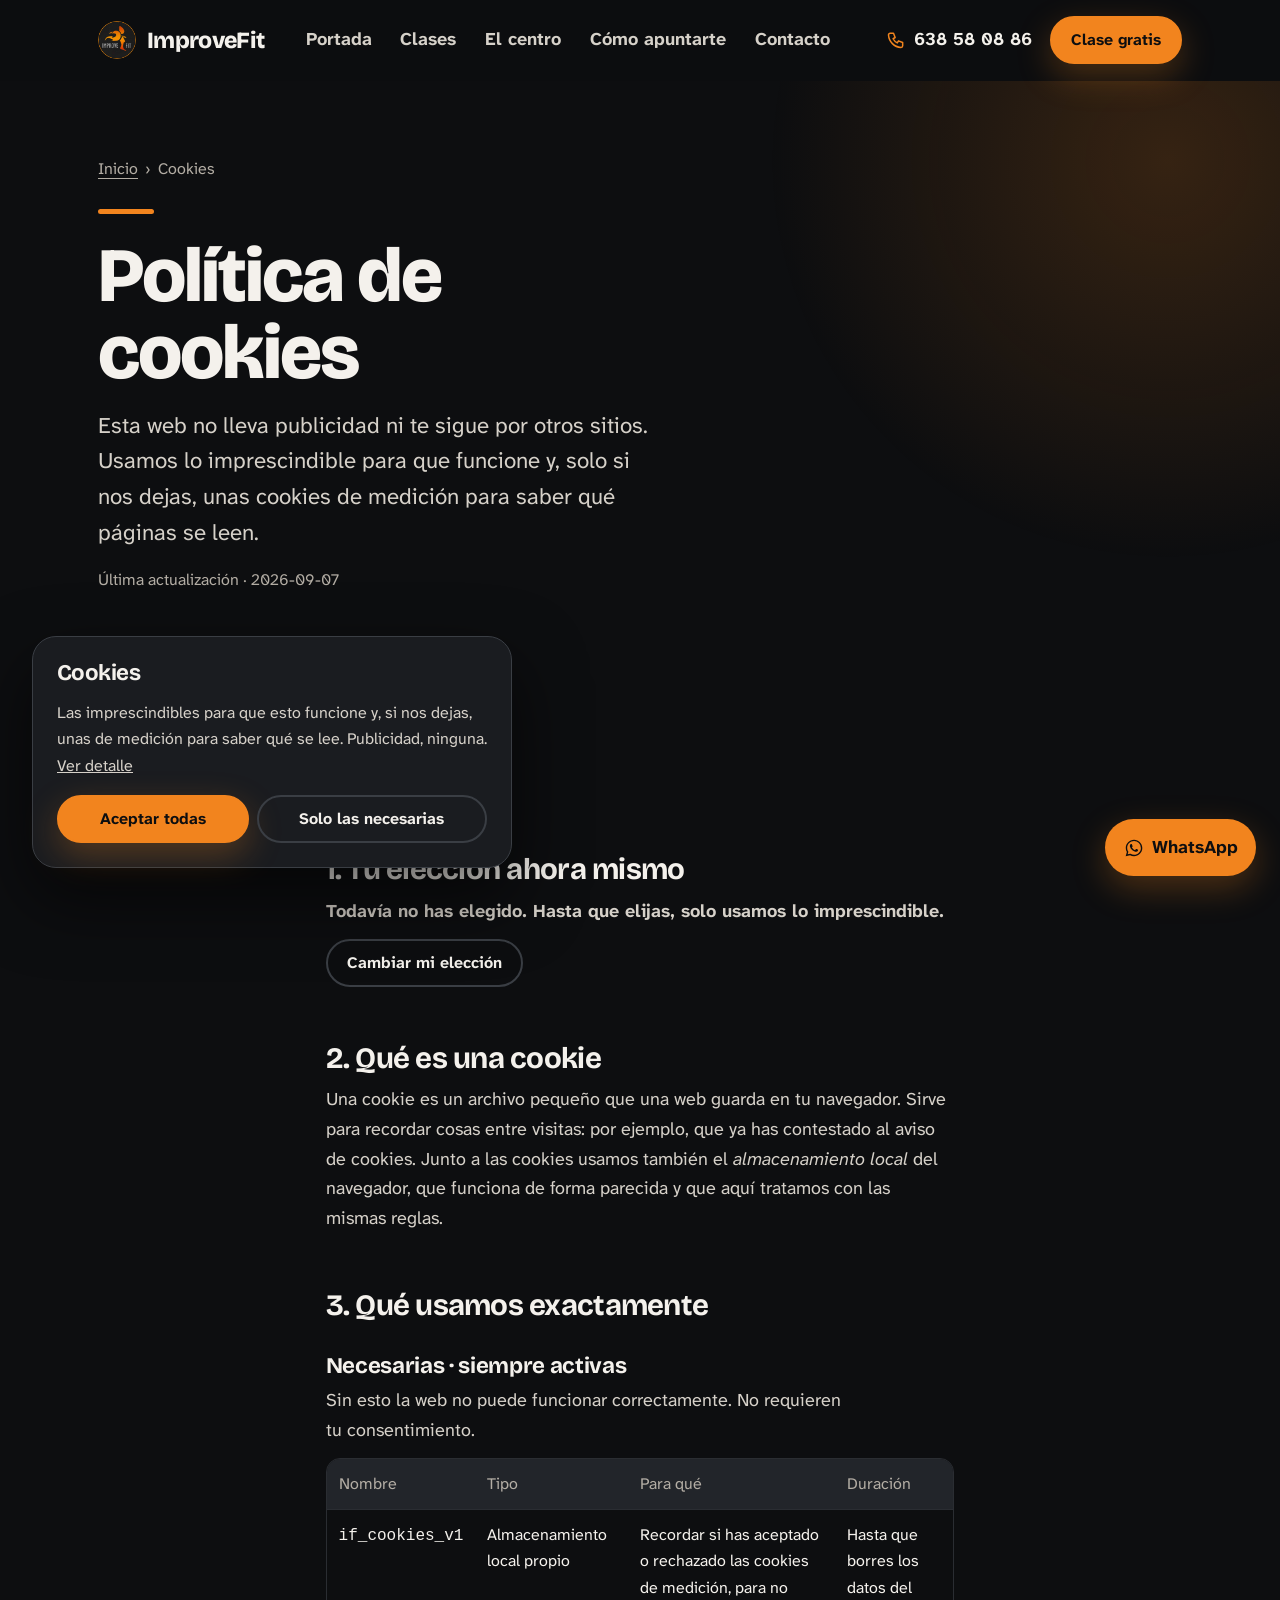
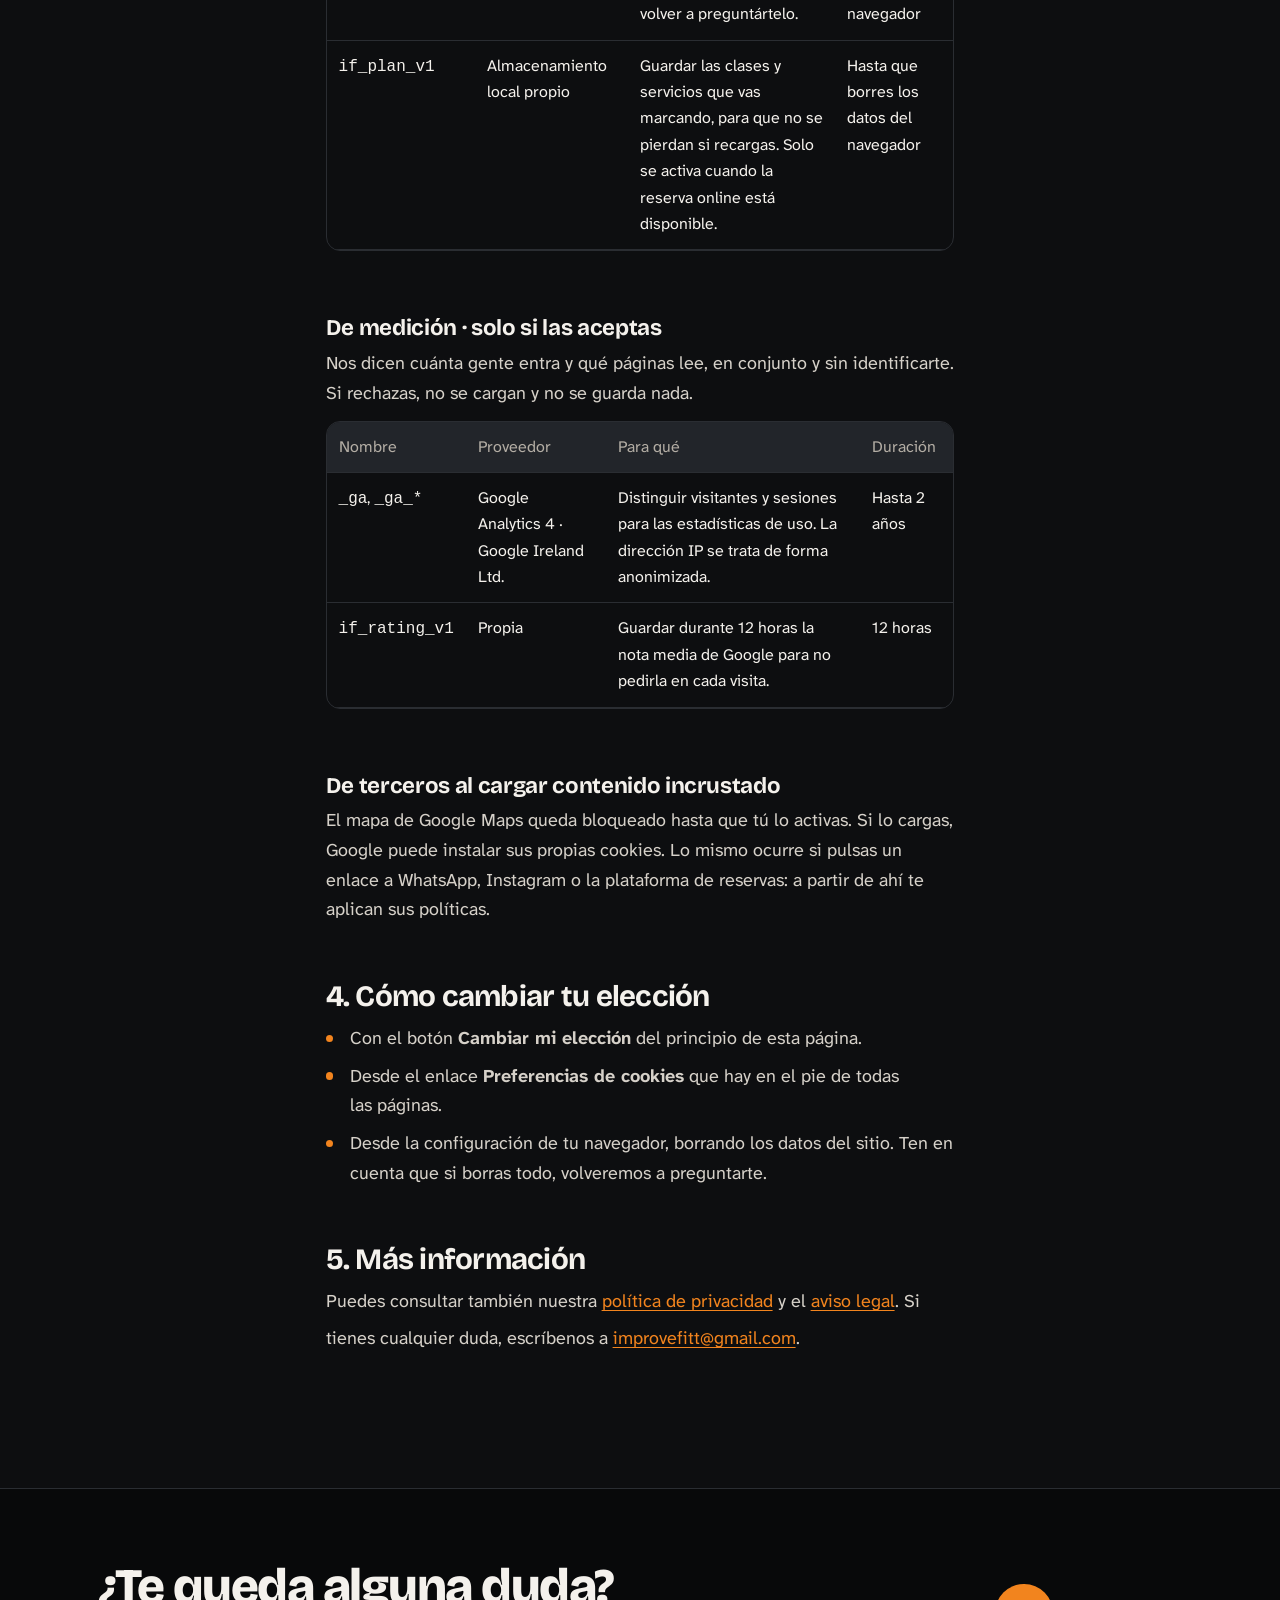
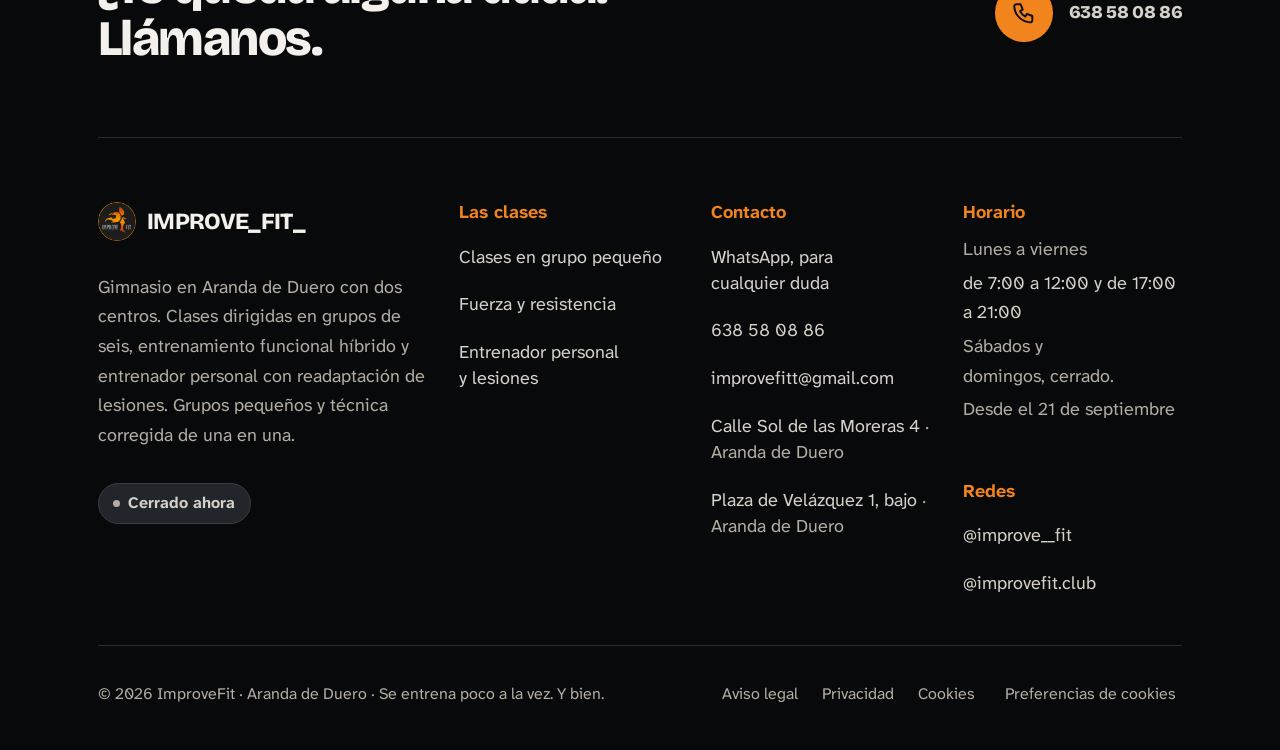
<file: cookies.html>
<!doctype html>
<html lang="es">
<head>
<meta charset="utf-8">
<meta name="viewport" content="width=device-width, initial-scale=1, viewport-fit=cover">
<title>Política de cookies | ImproveFit</title>
<meta name="description" content="Qué cookies usa improvefit.es, para qué sirven y cómo cambiar tu elección en cualquier momento.">
<link rel="canonical" href="https://improvefit.es/cookies.html">
<meta name="theme-color" content="#0E1013">
<meta name="robots" content="index, follow">
<meta property="og:type" content="website">
<meta property="og:site_name" content="ImproveFit">
<meta property="og:locale" content="es_ES">
<meta property="og:title" content="Política de cookies | ImproveFit">
<meta property="og:description" content="Qué cookies usamos y cómo cambiar tu elección.">
<meta property="og:url" content="https://improvefit.es/cookies.html">
<meta property="og:image" content="https://improvefit.es/assets/img/og-image.jpg">
<link rel="icon" href="favicon.ico" sizes="any">
<link rel="icon" type="image/png" sizes="32x32" href="assets/icons/icon-32.png">
<link rel="apple-touch-icon" href="assets/icons/icon-180.png">
<link rel="manifest" href="site.webmanifest">
<link rel="preconnect" href="https://fonts.googleapis.com">
<link rel="preconnect" href="https://fonts.gstatic.com" crossorigin>
<link rel="stylesheet" href="css/base.css">
<link rel="stylesheet" href="css/site.css">
<link rel="stylesheet" href="https://fonts.googleapis.com/css2?family=Atkinson+Hyperlegible+Next:wght@400;700&family=Bricolage+Grotesque:opsz,wght@12..96,600;12..96,700;12..96,800&display=swap" media="print" onload="this.media='all'">
<noscript><link rel="stylesheet" href="https://fonts.googleapis.com/css2?family=Atkinson+Hyperlegible+Next:wght@400;700&family=Bricolage+Grotesque:opsz,wght@12..96,600;12..96,700;12..96,800&display=swap"></noscript>
<script src="lib/manifest.js" defer></script>
<script src="lib/nucleo.js" defer></script>
<script src="lib/legal.js" defer></script>
<script src="lib/efectos.js" defer></script>
</head>

<body id="top">
<a class="saltar" href="#main">Saltar al contenido</a>
<header class="cabecera" id="cabecera"></header>

<main id="main">
  <section class="obertura">
    <div class="wrap obertura__grid">
      <div>
        <nav class="miga" aria-label="Migas de pan">
          <ol><li><a href="index.html">Inicio</a></li><li aria-current="page">Cookies</li></ol>
        </nav>
        <h1>Política de cookies</h1>
        <p class="entradilla">Esta web no lleva publicidad ni te sigue por otros sitios. Usamos lo imprescindible para que funcione y, solo si nos dejas, unas cookies de medición para saber qué páginas se leen.</p>
        <p class="dim" style="font-size:var(--t-xs)">Última actualización · <span data-campo="ajustes.actualizado">2026-09-07</span></p>
      </div>
    </div>
  </section>

  <section class="seccion">
    <div class="wrap legal">

      <h2>1. Tu elección ahora mismo</h2>
      <p data-estado-cookies>Cargando tu elección…</p>
      <p><button class="btn btn--pequeno" type="button" data-cookies-borrar>Cambiar mi elección</button></p>

      <h2>2. Qué es una cookie</h2>
      <p>Una cookie es un archivo pequeño que una web guarda en tu navegador. Sirve para recordar cosas entre visitas: por ejemplo, que ya has contestado al aviso de cookies. Junto a las cookies usamos también el <em>almacenamiento local</em> del navegador, que funciona de forma parecida y que aquí tratamos con las mismas reglas.</p>

      <h2>3. Qué usamos exactamente</h2>

      <h3>Necesarias · siempre activas</h3>
      <p>Sin esto la web no puede funcionar correctamente. No requieren tu consentimiento.</p>
      <div class="tabla-scroll">
      <table>
        <caption class="sr-only">Cookies y almacenamiento necesarios</caption>
        <thead><tr><th>Nombre</th><th>Tipo</th><th>Para qué</th><th>Duración</th></tr></thead>
        <tbody>
          <tr>
            <td><code>if_cookies_v1</code></td>
            <td>Almacenamiento local propio</td>
            <td>Recordar si has aceptado o rechazado las cookies de medición, para no volver a preguntártelo.</td>
            <td>Hasta que borres los datos del navegador</td>
          </tr>
          <tr>
            <td><code>if_plan_v1</code></td>
            <td>Almacenamiento local propio</td>
            <td>Guardar las clases y servicios que vas marcando, para que no se pierdan si recargas. Solo se activa cuando la reserva online está disponible.</td>
            <td>Hasta que borres los datos del navegador</td>
          </tr>
        </tbody>
      </table>
      </div>

      <h3>De medición · solo si las aceptas</h3>
      <p>Nos dicen cuánta gente entra y qué páginas lee, en conjunto y sin identificarte. Si rechazas, no se cargan y no se guarda nada.</p>
      <div class="tabla-scroll">
      <table>
        <caption class="sr-only">Cookies de medición</caption>
        <thead><tr><th>Nombre</th><th>Proveedor</th><th>Para qué</th><th>Duración</th></tr></thead>
        <tbody>
          <tr>
            <td><code>_ga</code>, <code>_ga_*</code></td>
            <td>Google Analytics 4 · Google Ireland Ltd.</td>
            <td>Distinguir visitantes y sesiones para las estadísticas de uso. La dirección IP se trata de forma anonimizada.</td>
            <td>Hasta 2 años</td>
          </tr>
          <tr>
            <td><code>if_rating_v1</code></td>
            <td>Propia</td>
            <td>Guardar durante 12 horas la nota media de Google para no pedirla en cada visita.</td>
            <td>12 horas</td>
          </tr>
        </tbody>
      </table>
      </div>

      <h3>De terceros al cargar contenido incrustado</h3>
      <p>El mapa de Google Maps queda bloqueado hasta que tú lo activas. Si lo cargas, Google puede instalar sus propias cookies. Lo mismo ocurre si pulsas un enlace a WhatsApp, Instagram o la plataforma de reservas: a partir de ahí te aplican sus políticas.</p>

      <h2>4. Cómo cambiar tu elección</h2>
      <ul>
        <li>Con el botón <strong>Cambiar mi elección</strong> del principio de esta página.</li>
        <li>Desde el enlace <strong>Preferencias de cookies</strong> que hay en el pie de todas las páginas.</li>
        <li>Desde la configuración de tu navegador, borrando los datos del sitio. Ten en cuenta que si borras todo, volveremos a preguntarte.</li>
      </ul>

      <h2>5. Más información</h2>
      <p>Puedes consultar también nuestra <a href="privacidad.html">política de privacidad</a> y el <a href="aviso-legal.html">aviso legal</a>. Si tienes cualquier duda, escríbenos a <a data-enlace="mail" href="mailto:improvefitt@gmail.com" data-campo="contacto.email">improvefitt@gmail.com</a>.</p>

    </div>
  </section>
</main>

<footer class="pie" id="pie"></footer>
</body>
</html>
</file>
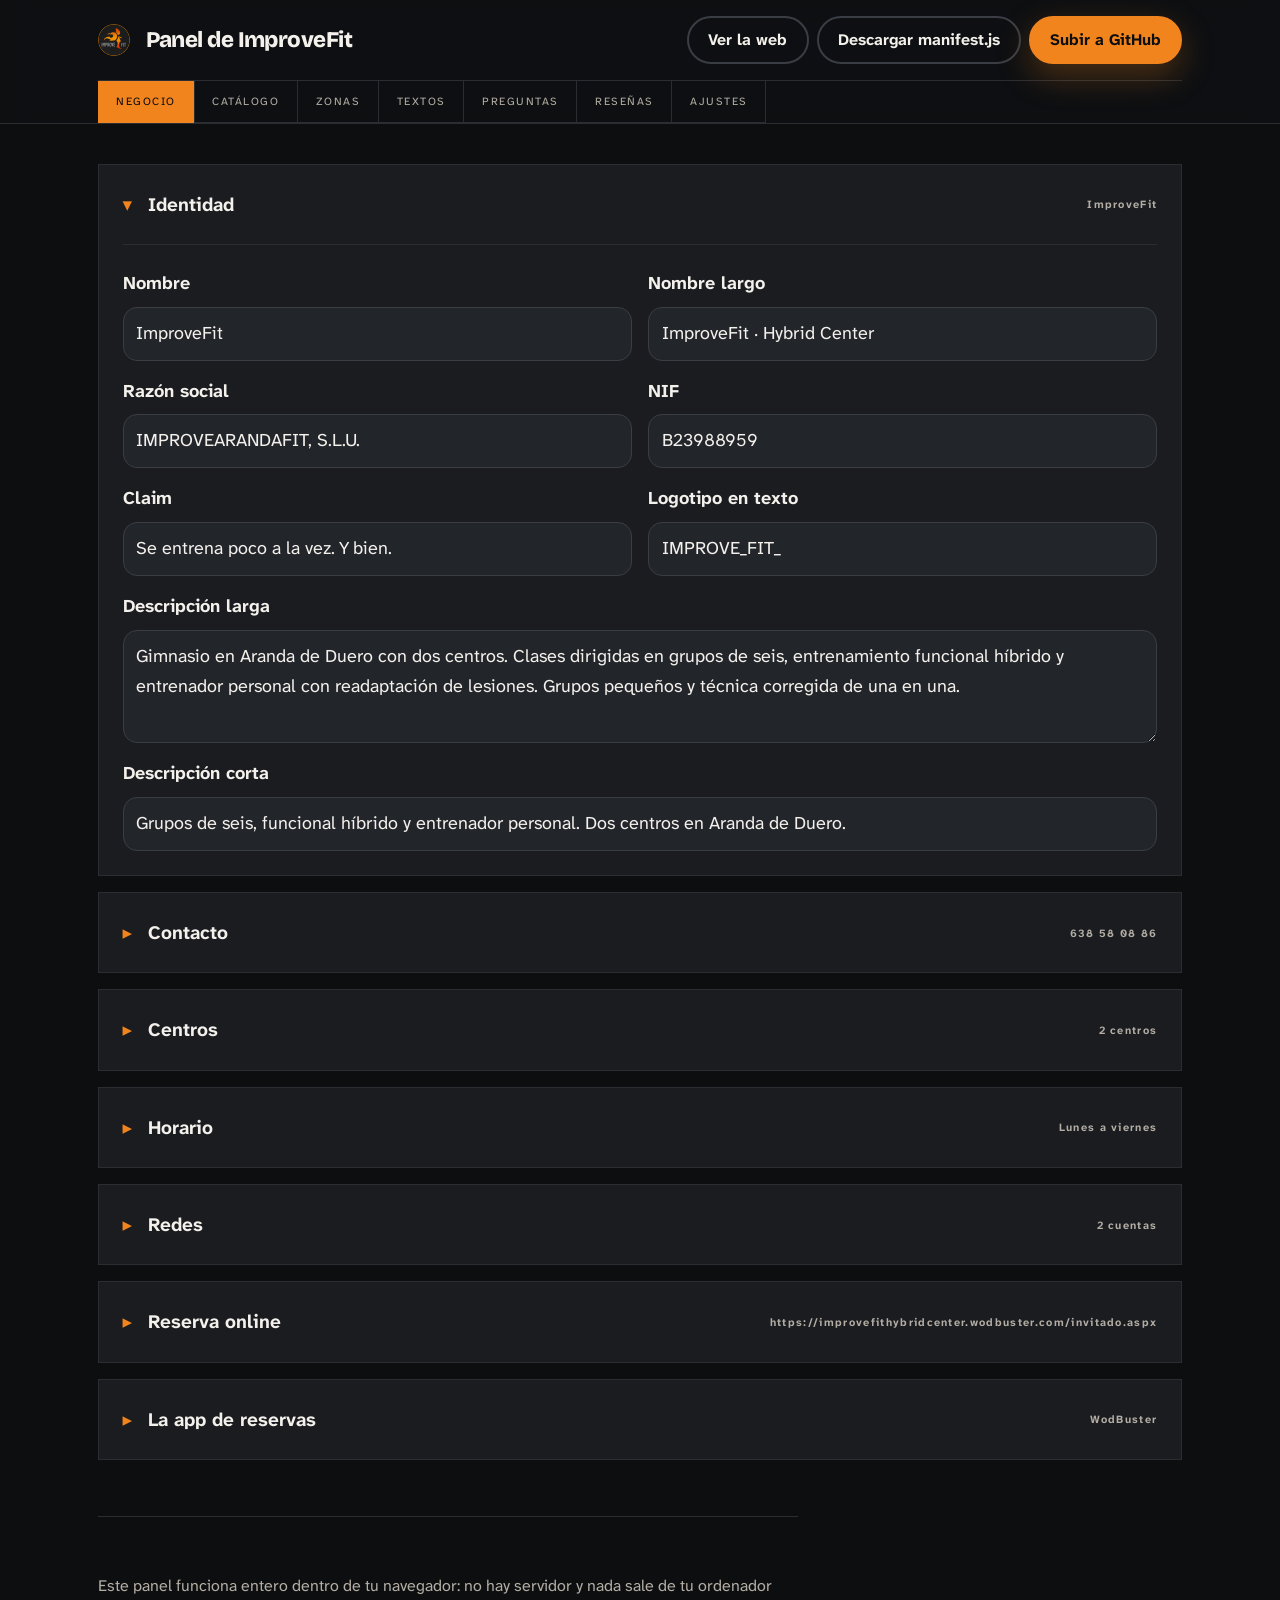
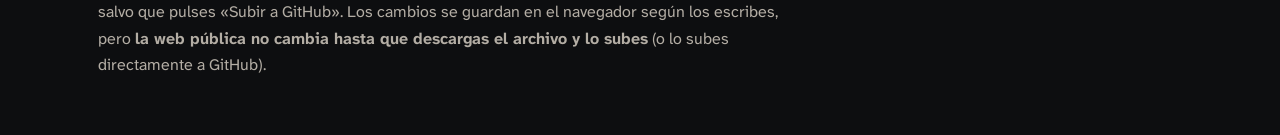
<file: panel.html>
<!doctype html>
<html lang="es">
<head>
<meta charset="utf-8">
<meta name="viewport" content="width=device-width, initial-scale=1">
<title>Panel de gestión | ImproveFit</title>
<meta name="robots" content="noindex, nofollow">
<meta name="theme-color" content="#0E1013">
<link rel="icon" href="favicon.ico" sizes="any">
<link rel="preconnect" href="https://fonts.googleapis.com">
<link rel="preconnect" href="https://fonts.gstatic.com" crossorigin>
<link rel="stylesheet" href="css/base.css">
<link rel="stylesheet" href="css/site.css">
<link rel="stylesheet" href="https://fonts.googleapis.com/css2?family=Atkinson+Hyperlegible+Next:wght@400;700&family=Bricolage+Grotesque:opsz,wght@12..96,600;12..96,700;12..96,800&display=swap">
<style>
  /* Estilos propios del panel. No se cargan en la web pública. */
  body { background: var(--fondo); }
  .panel-cab {
    position: sticky; top: 0; z-index: 50;
    background: rgba(14,16,19,.94); backdrop-filter: blur(12px);
    border-bottom: 1px solid var(--linea);
  }
  .panel-cab__barra { display: flex; align-items: center; gap: var(--s-4); flex-wrap: wrap; padding-block: var(--s-4); }
  .panel-cab__barra h1 { font-size: var(--t-md); }
  .panel-cab__acciones { margin-left: auto; display: flex; gap: var(--s-2); flex-wrap: wrap; }
  .pestanas { display: flex; gap: 0; flex-wrap: wrap; border-top: 1px solid var(--linea); }
  .pestana {
    padding: .7rem 1.1rem; margin-left: -1px;
    border: 1px solid var(--linea); border-top: 0;
    font-family: var(--mono); font-size: .6875rem; font-weight: 400;
    letter-spacing: .14em; text-transform: uppercase; color: var(--texto-3);
  }
  .pestana:first-child { margin-left: 0; }
  .pestana[aria-selected='true'] { background: var(--naranja); border-color: var(--naranja); color: var(--tinta); }
  .hoja { display: none; padding-block: var(--s-7); }
  .hoja[data-activa='true'] { display: block; }
  .bloque {
    border: 1px solid var(--linea); background: var(--carta);
    padding: var(--s-5); margin-bottom: var(--s-4);
  }
  .bloque > summary {
    cursor: pointer; list-style: none;
    display: flex; align-items: center; gap: var(--s-4); flex-wrap: wrap;
    font-weight: 700; 
  }
  .bloque > summary::-webkit-details-marker { display: none; }
  .bloque > summary::before { content: '▸'; color: var(--naranja); }
  .bloque[open] > summary::before { content: '▾'; }
  .bloque__meta { margin-left: auto; font-family: var(--mono); font-size: .6875rem; letter-spacing: .12em; color: var(--texto-3); }
  .bloque__cuerpo { display: grid; gap: var(--s-4); margin-top: var(--s-5); padding-top: var(--s-5); border-top: 1px solid var(--linea); }
  .par { display: grid; gap: var(--s-4); }
  @media (min-width: 760px) { .par { grid-template-columns: 1fr 1fr; } }
  .panel .campo input, .panel .campo textarea { background: var(--campo); border: 1px solid var(--linea-2); padding: .7rem .8rem; }
  .panel .campo input:focus, .panel .campo textarea:focus { border-color: var(--naranja); }
  .ayuda { font-size: var(--t-xs); color: var(--texto-3); max-width: 70ch; }
  .peligro { border-left: 2px solid #F07A72; padding-left: var(--s-4); }
  .salida { font-family: var(--mono); font-size: .6875rem; white-space: pre-wrap; word-break: break-all; background: var(--campo); border: 1px solid var(--linea); padding: var(--s-4); max-height: 18rem; overflow: auto; }
  .apagado { opacity: .45; }
</style>
<script src="lib/manifest.js"></script>
</head>

<body class="panel">

<header class="panel-cab">
  <div class="wrap">
    <div class="panel-cab__barra">
      <img src="assets/icons/icon-64.png" width="32" height="32" alt="" style="border-radius:50%">
      <h1>Panel de ImproveFit</h1>
      <p class="folio" data-sin-guardar hidden>· Cambios sin descargar</p>
      <div class="panel-cab__acciones">
        <button class="btn btn--pequeno" type="button" data-vista-previa>Ver la web</button>
        <button class="btn btn--pequeno" type="button" data-descargar>Descargar manifest.js</button>
        <button class="btn btn--naranja btn--pequeno" type="button" data-github>Subir a GitHub</button>
      </div>
    </div>
    <nav class="pestanas" role="tablist" aria-label="Secciones del panel">
      <button class="pestana" role="tab" aria-selected="true" data-ir="negocio">Negocio</button>
      <button class="pestana" role="tab" aria-selected="false" data-ir="catalogo">Catálogo</button>
      <button class="pestana" role="tab" aria-selected="false" data-ir="zonas">Zonas</button>
      <button class="pestana" role="tab" aria-selected="false" data-ir="textos">Textos</button>
      <button class="pestana" role="tab" aria-selected="false" data-ir="faq">Preguntas</button>
      <button class="pestana" role="tab" aria-selected="false" data-ir="resenas">Reseñas</button>
      <button class="pestana" role="tab" aria-selected="false" data-ir="ajustes">Ajustes</button>
    </nav>
  </div>
</header>

<main class="wrap">
  <section class="hoja" data-hoja="negocio" role="tabpanel" data-activa="true"></section>
  <section class="hoja" data-hoja="catalogo" role="tabpanel"></section>
  <section class="hoja" data-hoja="zonas" role="tabpanel"></section>
  <section class="hoja" data-hoja="textos" role="tabpanel"></section>
  <section class="hoja" data-hoja="faq" role="tabpanel"></section>
  <section class="hoja" data-hoja="resenas" role="tabpanel"></section>
  <section class="hoja" data-hoja="ajustes" role="tabpanel"></section>

  <p class="ayuda" style="padding-block:var(--s-8);border-top:1px solid var(--linea)">
    Este panel funciona entero dentro de tu navegador: no hay servidor y nada sale de tu ordenador
    salvo que pulses «Subir a GitHub». Los cambios se guardan en el navegador según los escribes,
    pero <strong>la web pública no cambia hasta que descargas el archivo y lo subes</strong>
    (o lo subes directamente a GitHub).
  </p>
</main>

<script src="lib/panel.js"></script>
</body>
</html>
</file>
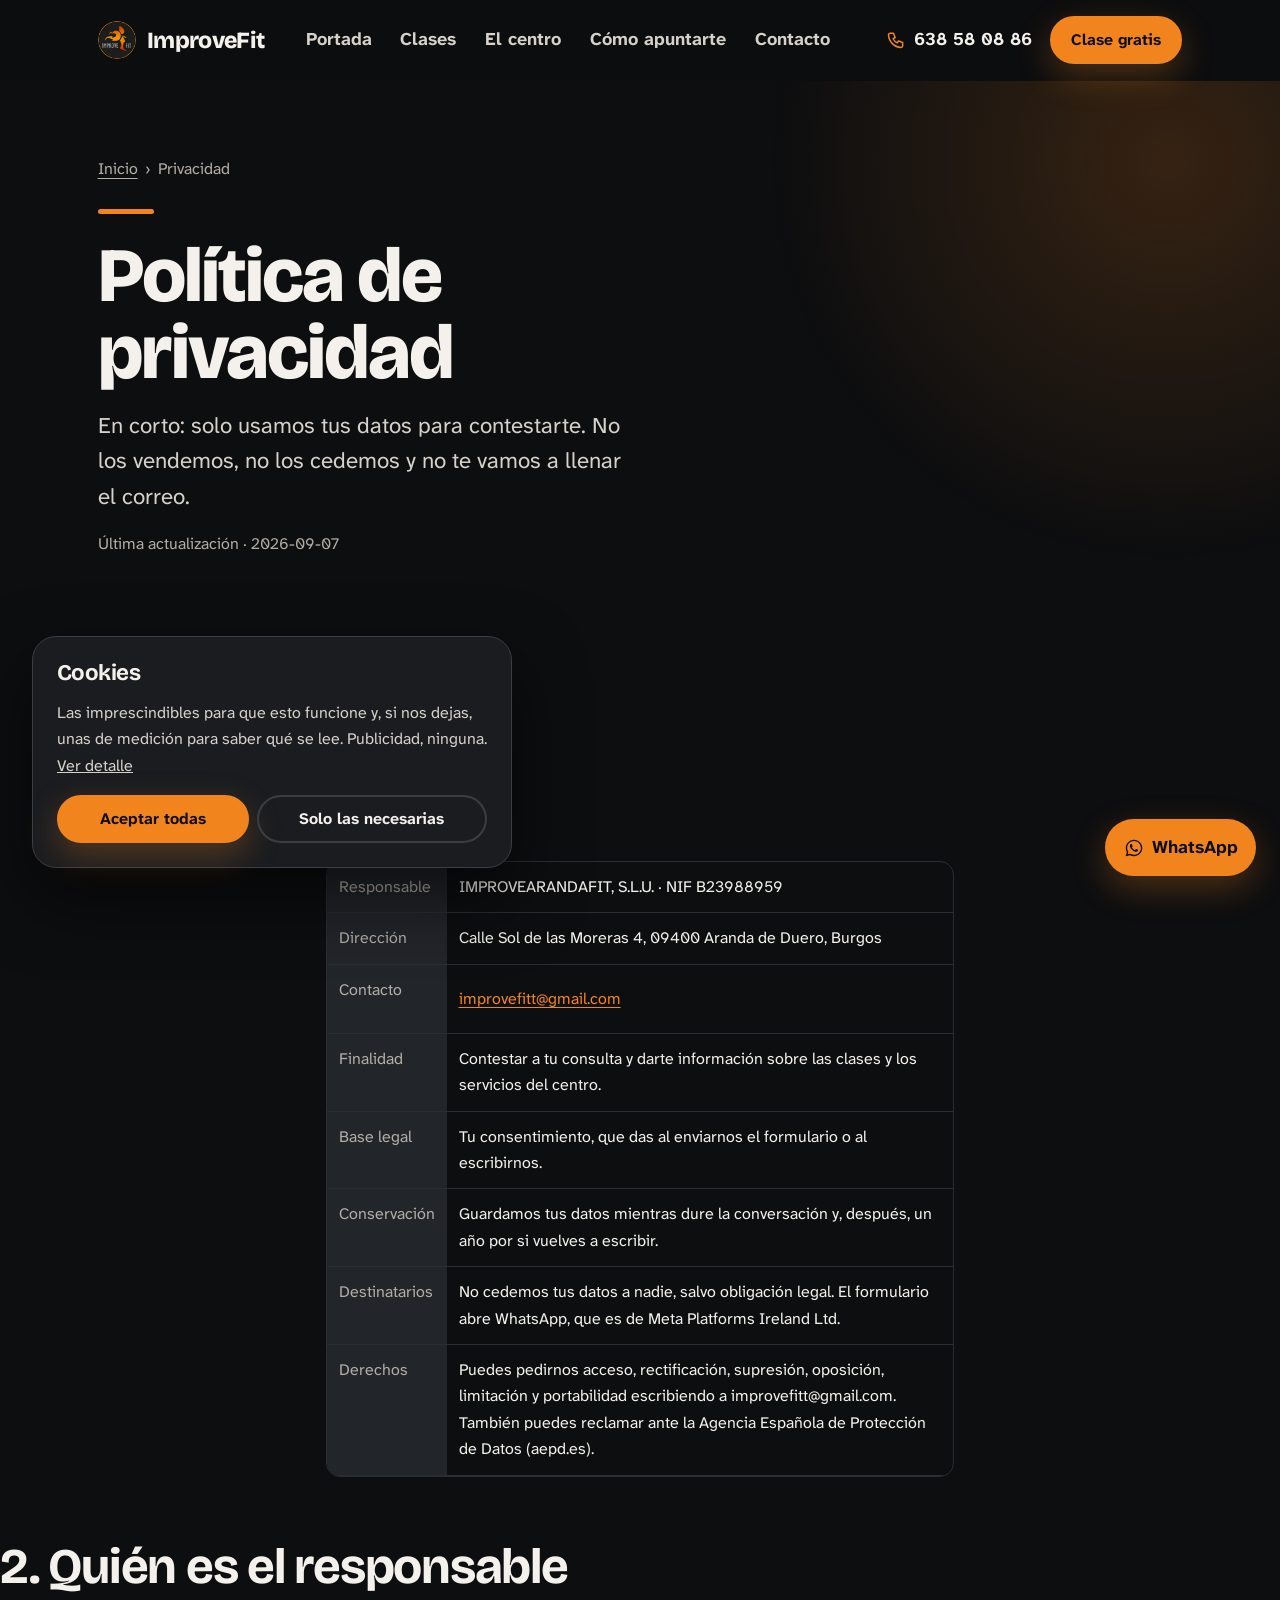
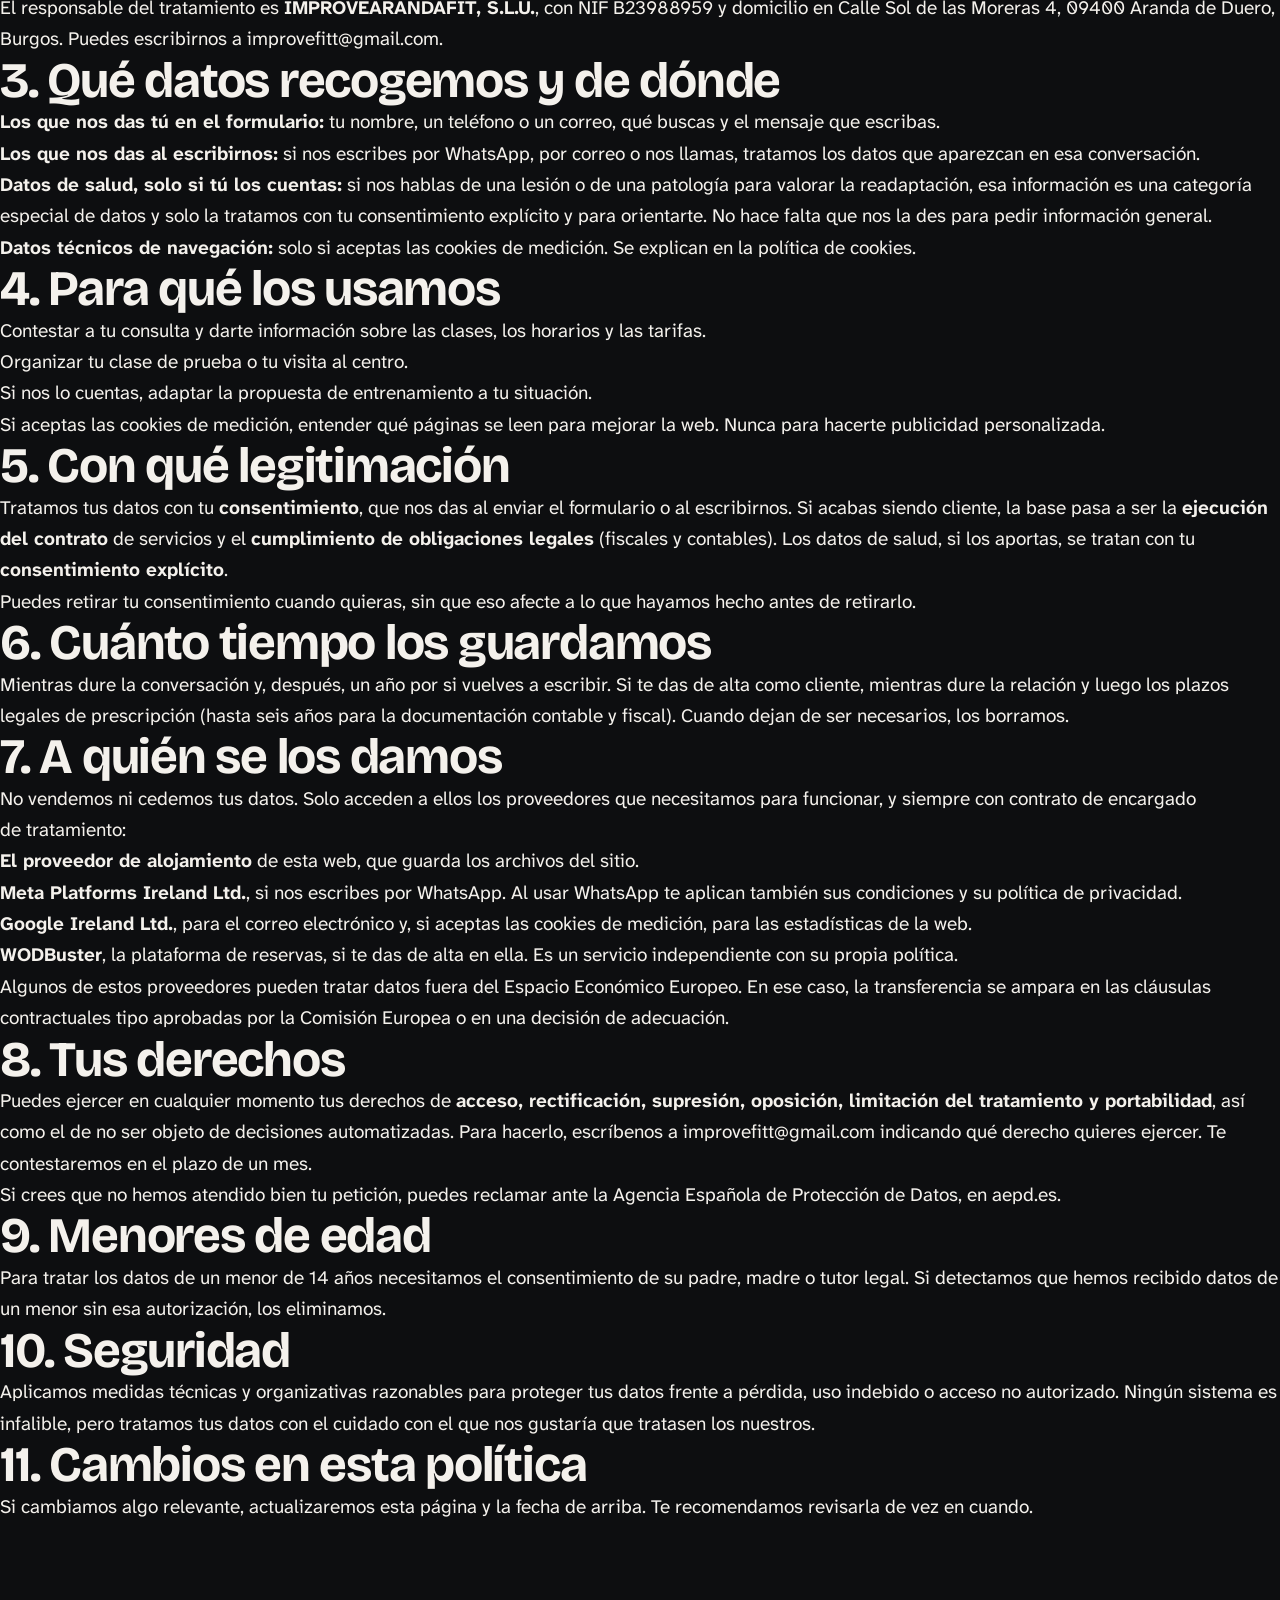
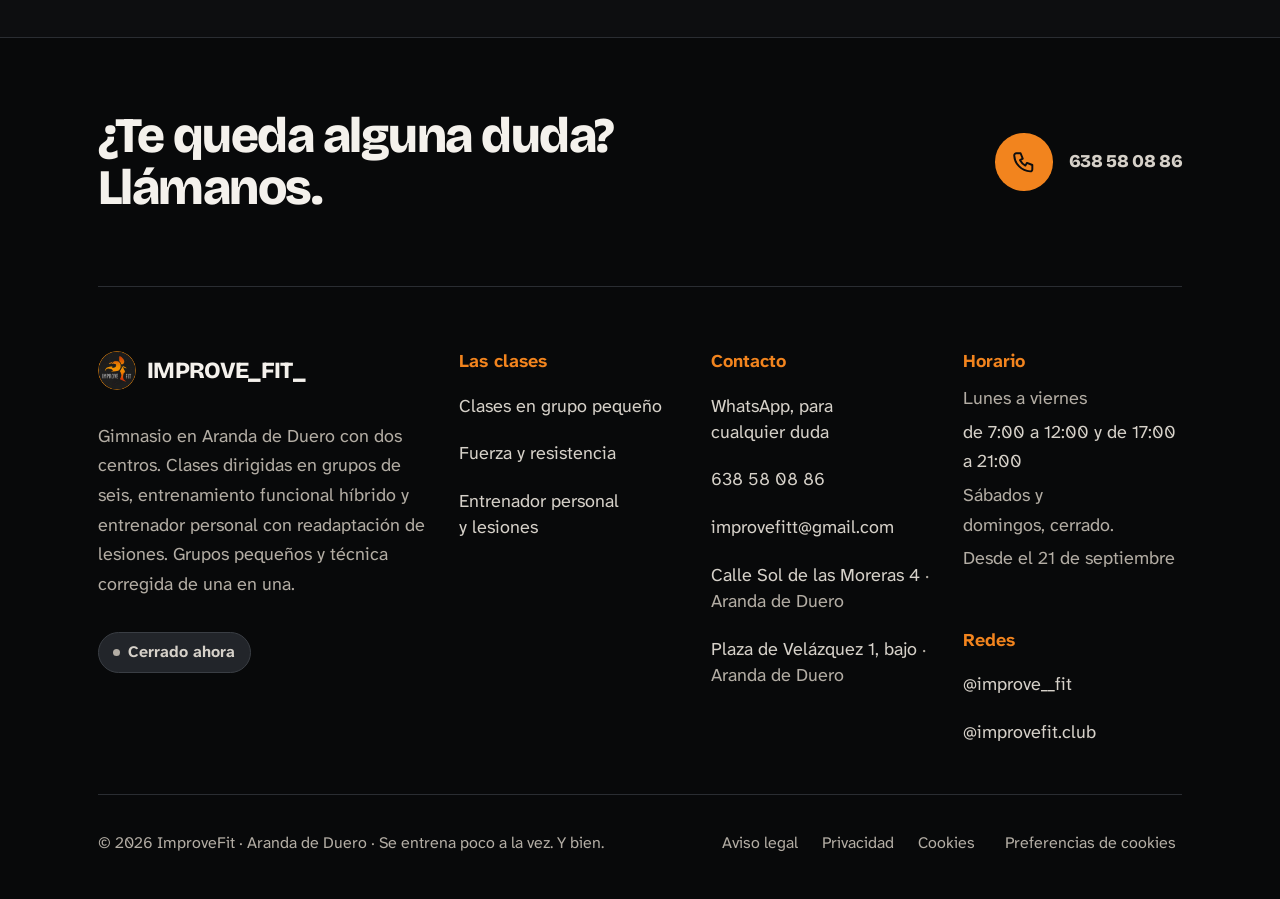
<file: privacidad.html>
<!doctype html>
<html lang="es">
<head>
<meta charset="utf-8">
<meta name="viewport" content="width=device-width, initial-scale=1, viewport-fit=cover">
<title>Política de privacidad | ImproveFit</title>
<meta name="description" content="Cómo trata ImproveFit tus datos personales: quién es el responsable, para qué usamos tus datos, cuánto los guardamos y cómo ejercer tus derechos.">
<link rel="canonical" href="https://improvefit.es/privacidad.html">
<meta name="theme-color" content="#0E1013">
<meta name="robots" content="index, follow">
<meta property="og:type" content="website">
<meta property="og:site_name" content="ImproveFit">
<meta property="og:locale" content="es_ES">
<meta property="og:title" content="Política de privacidad | ImproveFit">
<meta property="og:description" content="Qué hacemos con tus datos cuando nos escribes.">
<meta property="og:url" content="https://improvefit.es/privacidad.html">
<meta property="og:image" content="https://improvefit.es/assets/img/og-image.jpg">
<link rel="icon" href="favicon.ico" sizes="any">
<link rel="icon" type="image/png" sizes="32x32" href="assets/icons/icon-32.png">
<link rel="apple-touch-icon" href="assets/icons/icon-180.png">
<link rel="manifest" href="site.webmanifest">
<link rel="preconnect" href="https://fonts.googleapis.com">
<link rel="preconnect" href="https://fonts.gstatic.com" crossorigin>
<link rel="stylesheet" href="css/base.css">
<link rel="stylesheet" href="css/site.css">
<link rel="stylesheet" href="https://fonts.googleapis.com/css2?family=Atkinson+Hyperlegible+Next:wght@400;700&family=Bricolage+Grotesque:opsz,wght@12..96,600;12..96,700;12..96,800&display=swap" media="print" onload="this.media='all'">
<noscript><link rel="stylesheet" href="https://fonts.googleapis.com/css2?family=Atkinson+Hyperlegible+Next:wght@400;700&family=Bricolage+Grotesque:opsz,wght@12..96,600;12..96,700;12..96,800&display=swap"></noscript>
<script src="lib/manifest.js" defer></script>
<script src="lib/nucleo.js" defer></script>
<script src="lib/legal.js" defer></script>
<script src="lib/efectos.js" defer></script>
</head>

<body id="top">
<a class="saltar" href="#main">Saltar al contenido</a>
<header class="cabecera" id="cabecera"></header>

<main id="main">
  <section class="obertura">
    <div class="wrap obertura__grid">
      <div>
        <nav class="miga" aria-label="Migas de pan">
          <ol><li><a href="index.html">Inicio</a></li><li aria-current="page">Privacidad</li></ol>
        </nav>
        <h1>Política de privacidad</h1>
        <p class="entradilla">En corto: solo usamos tus datos para contestarte. No los vendemos, no los cedemos y no te vamos a llenar el correo.</p>
        <p class="dim" style="font-size:var(--t-xs)">Última actualización · <span data-campo="ajustes.actualizado">2026-09-07</span></p>
      </div>
    </div>
  </section>

  <section class="seccion">
    <div class="wrap legal">

      <h2>1. Resumen</h2>
      <div class="tabla-scroll">
      <table data-tabla-privacidad>
        <caption class="sr-only">Resumen del tratamiento de datos</caption>
      </table>
      </div>
      </div>

      <h2>2. Quién es el responsable</h2>
      <p>El responsable del tratamiento es <strong data-campo="legal.responsable">IMPROVEARANDAFIT, S.L.U.</strong>, con NIF <span data-campo="negocio.nif">B23988959</span> y domicilio en <span data-sede-dir>Calle Sol de las Moreras 4, 09400 Aranda de Duero, Burgos</span>. Puedes escribirnos a <a data-enlace="mail" href="mailto:improvefitt@gmail.com" data-campo="contacto.email">improvefitt@gmail.com</a>.</p>

      <h2>3. Qué datos recogemos y de dónde</h2>
      <ul>
        <li><strong>Los que nos das tú en el formulario:</strong> tu nombre, un teléfono o un correo, qué buscas y el mensaje que escribas.</li>
        <li><strong>Los que nos das al escribirnos:</strong> si nos escribes por WhatsApp, por correo o nos llamas, tratamos los datos que aparezcan en esa conversación.</li>
        <li><strong>Datos de salud, solo si tú los cuentas:</strong> si nos hablas de una lesión o de una patología para valorar la readaptación, esa información es una categoría especial de datos y solo la tratamos con tu consentimiento explícito y para orientarte. No hace falta que nos la des para pedir información general.</li>
        <li><strong>Datos técnicos de navegación:</strong> solo si aceptas las cookies de medición. Se explican en la <a href="cookies.html">política de cookies</a>.</li>
      </ul>

      <h2>4. Para qué los usamos</h2>
      <ul>
        <li>Contestar a tu consulta y darte información sobre las clases, los horarios y las tarifas.</li>
        <li>Organizar tu clase de prueba o tu visita al centro.</li>
        <li>Si nos lo cuentas, adaptar la propuesta de entrenamiento a tu situación.</li>
        <li>Si aceptas las cookies de medición, entender qué páginas se leen para mejorar la web. Nunca para hacerte publicidad personalizada.</li>
      </ul>

      <h2>5. Con qué legitimación</h2>
      <p>Tratamos tus datos con tu <strong>consentimiento</strong>, que nos das al enviar el formulario o al escribirnos. Si acabas siendo cliente, la base pasa a ser la <strong>ejecución del contrato</strong> de servicios y el <strong>cumplimiento de obligaciones legales</strong> (fiscales y contables). Los datos de salud, si los aportas, se tratan con tu <strong>consentimiento explícito</strong>.</p>
      <p>Puedes retirar tu consentimiento cuando quieras, sin que eso afecte a lo que hayamos hecho antes de retirarlo.</p>

      <h2>6. Cuánto tiempo los guardamos</h2>
      <p>Mientras dure la conversación y, después, un año por si vuelves a escribir. Si te das de alta como cliente, mientras dure la relación y luego los plazos legales de prescripción (hasta seis años para la documentación contable y fiscal). Cuando dejan de ser necesarios, los borramos.</p>

      <h2>7. A quién se los damos</h2>
      <p>No vendemos ni cedemos tus datos. Solo acceden a ellos los proveedores que necesitamos para funcionar, y siempre con contrato de encargado de tratamiento:</p>
      <ul>
        <li><strong>El proveedor de alojamiento</strong> de esta web, que guarda los archivos del sitio.</li>
        <li><strong>Meta Platforms Ireland Ltd.</strong>, si nos escribes por WhatsApp. Al usar WhatsApp te aplican también sus condiciones y su política de privacidad.</li>
        <li><strong>Google Ireland Ltd.</strong>, para el correo electrónico y, si aceptas las cookies de medición, para las estadísticas de la web.</li>
        <li><strong>WODBuster</strong>, la plataforma de reservas, si te das de alta en ella. Es un servicio independiente con su propia política.</li>
      </ul>
      <p>Algunos de estos proveedores pueden tratar datos fuera del Espacio Económico Europeo. En ese caso, la transferencia se ampara en las cláusulas contractuales tipo aprobadas por la Comisión Europea o en una decisión de adecuación.</p>

      <h2>8. Tus derechos</h2>
      <p>Puedes ejercer en cualquier momento tus derechos de <strong>acceso, rectificación, supresión, oposición, limitación del tratamiento y portabilidad</strong>, así como el de no ser objeto de decisiones automatizadas. Para hacerlo, escríbenos a <a data-enlace="mail" href="mailto:improvefitt@gmail.com" data-campo="contacto.email">improvefitt@gmail.com</a> indicando qué derecho quieres ejercer. Te contestaremos en el plazo de un mes.</p>
      <p>Si crees que no hemos atendido bien tu petición, puedes reclamar ante la Agencia Española de Protección de Datos, en <a href="https://www.aepd.es" target="_blank" rel="noopener">aepd.es</a>.</p>

      <h2>9. Menores de edad</h2>
      <p>Para tratar los datos de un menor de 14 años necesitamos el consentimiento de su padre, madre o tutor legal. Si detectamos que hemos recibido datos de un menor sin esa autorización, los eliminamos.</p>

      <h2>10. Seguridad</h2>
      <p>Aplicamos medidas técnicas y organizativas razonables para proteger tus datos frente a pérdida, uso indebido o acceso no autorizado. Ningún sistema es infalible, pero tratamos tus datos con el cuidado con el que nos gustaría que tratasen los nuestros.</p>

      <h2>11. Cambios en esta política</h2>
      <p>Si cambiamos algo relevante, actualizaremos esta página y la fecha de arriba. Te recomendamos revisarla de vez en cuando.</p>

    </div>
  </section>
</main>

<footer class="pie" id="pie"></footer>

<script>
document.addEventListener('DOMContentLoaded', function () {
  var IF = window.IF; if (!IF) return;
  var n = document.querySelector('[data-sede-dir]');
  if (n) n.textContent = IF.dirTexto(IF.sedePrincipal);
});
</script>
</body>
</html>
</file>
<file: css/base.css>
/* =============================================================================
   IMPROVEFIT · base.css
   Tokens, reset, tipografía, retícula y movimiento.

   El negro y el naranja de la marca, y dos letras elegidas para quien lee:
     · Bricolage Grotesque en los titulares: grotesca con carácter, cálida,
       que aguanta el tamaño grande sin parecer un cartel de oferta.
     · Atkinson Hyperlegible en el texto: la diseñó el Braille Institute para
       personas con baja visión. Cada letra se distingue de su vecina
       (la I de la l, la O del 0), que es justo lo que hace falta a partir de
       los cincuenta.

   Suelo de accesibilidad que no se toca:
     · Cuerpo a 19 px y nada por debajo de 16 px.
     · Todo el texto por encima de 7:1 sobre su fondo.
     · Nada que se pulse por debajo de 48 px de alto.
     · Todo el movimiento se apaga con «reducir movimiento».
   ========================================================================== */

/* ---------- 1. Tokens ---------------------------------------------------- */
:root {
  /* Fondos · el negro de la marca, en cuatro alturas */
  --fondo:    #0D0E10;
  --capa:     #131417;   /* secciones que se separan de la anterior */
  --carta:    #1A1C20;   /* tarjetas */
  --campo:    #22252A;   /* campos y superficies pulsables */
  --hondo:    #08090A;   /* el pie */

  --linea:    #2A2D32;
  --linea-2:  #3A3E44;

  /* El naranja de la marca · 7,4:1 sobre el fondo */
  --naranja:    #F2841E;
  --naranja-cl: #FFA95E;
  --naranja-os: #D9681A;
  --granate:    #C1272D;
  --grad:       linear-gradient(120deg, #F2841E, #D9531F);
  --grad-hondo: linear-gradient(120deg, #F2841E, #C1272D);
  --brasa:      rgba(242,132,30,.12);
  --brasa-2:    rgba(242,132,30,.22);

  /* Texto · tirando al hueso, no a gris frío */
  --texto:    #F4F1EC;   /* 17,1:1 */
  --texto-2:  #D6D1C9;   /* 12,7:1 */
  --texto-3:  #B3ADA4;   /*  7,6:1 · AAA en los cuatro fondos */
  --tinta:    #0D0E10;   /* lo que va ENCIMA del naranja · 7,4:1 */

  /* Nombres heredados que aún usa algún módulo */
  --hueso: var(--fondo); --crema: var(--carta); --hueso-2: var(--capa); --hueso-3: var(--campo);
  --borde: var(--linea); --borde-2: var(--linea-2); --gris: var(--texto-2); --gris-2: var(--texto-3);
  --naranja-t: var(--naranja); --carbon: var(--capa); --carbon-2: var(--hondo);
  --blanco: var(--carta); --nieve: var(--capa); --nieve-2: var(--campo);

  /* Tipografía */
  --display: 'Bricolage Grotesque', 'Segoe UI', system-ui, -apple-system, Roboto, sans-serif;
  --cuerpo:  'Atkinson Hyperlegible Next', 'Atkinson Hyperlegible', 'Segoe UI', system-ui, -apple-system, Roboto, sans-serif;
  --mono:    var(--cuerpo);
  --f:       var(--cuerpo);

  /* Escala · proporción 1,25 sobre 19 px, que se lee sin gafas */
  --t-hero:  clamp(2.9rem, 1.4rem + 6.2vw, 6.4rem);
  --t-xxl:   clamp(2.5rem, 1.4rem + 4.2vw, 4.4rem);
  --t-xl:    clamp(2rem, 1.4rem + 2.4vw, 3.1rem);
  --t-lg:    clamp(1.45rem, 1.25rem + .8vw, 1.85rem);
  --t-md:    clamp(1.25rem, 1.15rem + .4vw, 1.4rem);
  --t-base:  1.1875rem;   /* 19 px */
  --t-sm:    1.125rem;    /* 18 px */
  --t-xs:    1rem;        /* 16 px */
  --t-nota:  1rem;        /* 16 px */

  /* Ritmo */
  --s-1: .25rem;  --s-2: .5rem;   --s-3: .75rem;  --s-4: 1rem;
  --s-5: 1.5rem;  --s-6: 2rem;    --s-7: 2.5rem;  --s-8: 3.5rem;
  --s-9: 5rem;    --s-10: 6.5rem; --s-11: 8.5rem; --s-12: 11rem;
  --seccion: clamp(4.5rem, 9vw, 8.5rem);

  /* Retícula */
  --ancho: 1200px;
  --ancho-ancho: 1400px;
  --medida: 62ch;
  --gutter: clamp(1.25rem, 4.5vw, 4rem);
  --cabecera: 5rem;

  /* Forma · redondo y generoso, que invita a tocar */
  --r: 14px;
  --r-lg: 24px;
  --r-xl: 36px;
  --pill: 999px;

  --sombra-1: 0 1px 0 rgba(244,241,236,.05) inset;
  --sombra-2: 0 18px 40px rgba(0,0,0,.45);
  --sombra-3: 0 30px 70px rgba(0,0,0,.6);
  --sombra-naranja: 0 12px 34px rgba(242,132,30,.28);

  /* Movimiento · entra rápido y se posa despacio */
  --ease: cubic-bezier(.22,.61,.36,1);
  --ease-out: cubic-bezier(.16,1,.3,1);
  --ease-muelle: cubic-bezier(.34,1.4,.64,1);
  --dur: .35s;
  --dur-rapido: .18s;
  --dur-entrada: .9s;

  --z-cabecera: 60; --z-flotante: 70; --z-panel: 80; --z-modal: 90; --z-cookies: 100;

  color-scheme: dark;
}

/* ---------- 2. Reset ----------------------------------------------------- */
*, *::before, *::after { box-sizing: border-box; }
* { margin: 0; }

html {
  -webkit-text-size-adjust: 100%;
  overflow-x: clip;
  scroll-behavior: smooth;
  scroll-padding-top: 6.5rem;
}

body {
  background: var(--fondo);
  color: var(--texto);
  font-family: var(--cuerpo);
  font-size: var(--t-base);
  font-weight: 400;
  line-height: 1.65;
  -webkit-font-smoothing: antialiased;
  min-height: 100vh;
}

img, svg, video, canvas { display: block; max-width: 100%; }
img, video { height: auto; }
button, input, select, textarea { font: inherit; font-family: var(--cuerpo); color: inherit; }
button { background: none; border: 0; cursor: pointer; }
ul, ol { list-style: none; padding: 0; }
a { color: inherit; text-decoration: none; }
:where(p, li) { text-wrap: pretty; }
strong, b { font-weight: 700; }

/* El foco se ve de lejos: anillo naranja grueso y separado */
:focus-visible { outline: 3px solid var(--naranja); outline-offset: 4px; border-radius: 8px; }
:focus:not(:focus-visible) { outline: none; }
::selection { background: var(--naranja); color: var(--tinta); }

::-webkit-scrollbar { width: 12px; height: 12px; }
::-webkit-scrollbar-track { background: var(--fondo); }
::-webkit-scrollbar-thumb { background: var(--linea-2); border: 3px solid var(--fondo); border-radius: var(--pill); }
::-webkit-scrollbar-thumb:hover { background: var(--texto-3); }

/* ---------- 3. Tipografía ------------------------------------------------ */
h1, h2, h3, h4 {
  font-family: var(--display);
  font-weight: 700;
  line-height: 1.04;
  letter-spacing: -.025em;
  color: var(--texto);
  text-wrap: balance;
  font-optical-sizing: auto;
}
h1 { font-size: var(--t-xxl); font-weight: 800; }
h2 { font-size: var(--t-xl); }
h3 { font-size: var(--t-lg); letter-spacing: -.015em; line-height: 1.15; }
h4 { font-size: var(--t-md); letter-spacing: -.01em; line-height: 1.2; }

/* El titular grande de la portada */
.hero-titulo {
  font-family: var(--display);
  font-size: var(--t-hero);
  font-weight: 800;
  line-height: .98;
  letter-spacing: -.035em;
  text-wrap: balance;
}
.hero-titulo em, .hero-titulo b { font-style: normal; font-weight: inherit; color: inherit; }

/* La etiqueta de encima de un titular, cuando de verdad dice algo */
.ante {
  display: inline-flex; align-items: center; gap: .6rem;
  font-family: var(--cuerpo);
  font-size: var(--t-sm); font-weight: 700;
  color: var(--naranja);
}
.ante--apagado { color: var(--texto-3); }

.entradilla { font-size: var(--t-md); color: var(--texto-2); max-width: 44ch; line-height: 1.6; }

.dim { color: var(--texto-3); }
.naranja { color: var(--naranja); }

.sr-only {
  position: absolute; width: 1px; height: 1px;
  padding: 0; margin: -1px; overflow: hidden;
  clip: rect(0 0 0 0); clip-path: inset(50%); white-space: nowrap;
}

.saltar {
  position: fixed; top: .5rem; left: var(--gutter);
  transform: translateY(-250%);
  background: var(--naranja); color: var(--tinta);
  padding: var(--s-3) var(--s-5); border-radius: var(--pill);
  font-size: var(--t-sm); font-weight: 700;
  z-index: var(--z-cookies); transition: transform var(--dur-rapido) var(--ease);
}
.saltar:focus { transform: translateY(0); }

/* ---------- 4. Retícula -------------------------------------------------- */
.wrap { width: 100%; max-width: var(--ancho); margin-inline: auto; padding-inline: var(--gutter); }
.wrap--ancho { max-width: var(--ancho-ancho); }

.malla { display: grid; grid-template-columns: repeat(6, minmax(0,1fr)); column-gap: var(--gutter); row-gap: var(--s-6); }
.c-1-6, .c-1-7, .c-1-8, .c-2-8, .c-6-13, .c-7-13, .c-8-13, .c-todo { grid-column: 1 / -1; }
@media (min-width: 900px) {
  .malla { grid-template-columns: repeat(12, minmax(0,1fr)); }
  .c-1-6  { grid-column: 1 / 7; }
  .c-1-7  { grid-column: 1 / 8; }
  .c-1-8  { grid-column: 1 / 9; }
  .c-2-8  { grid-column: 2 / 9; }
  .c-6-13 { grid-column: 6 / 13; }
  .c-7-13 { grid-column: 7 / 13; }
  .c-8-13 { grid-column: 8 / 13; }
  .c-todo { grid-column: 1 / -1; }
}

.seccion { padding-block: var(--seccion); position: relative; }
.seccion--corta { padding-block: calc(var(--seccion) * .6); }
/* Las secciones alternas suben un escalón de negro: se nota el cambio de tema
   sin rayas ni cajas */
.seccion--nieve, .seccion--carbon { background: var(--capa); }

.medida { max-width: var(--medida); }
.regla { height: 1px; background: var(--linea); border: 0; margin-block: var(--s-7); }

/* Cabecera de sección: titular grande y una frase debajo */
.titulo-seccion { display: grid; gap: var(--s-4); margin-bottom: clamp(2.5rem, 5vw, 4rem); max-width: 48rem; }
.titulo-seccion--fila { max-width: none; }
@media (min-width: 900px) {
  .titulo-seccion--fila { grid-template-columns: minmax(0,1fr) auto; align-items: end; gap: var(--s-6); }
  .titulo-seccion--fila .titulo-seccion__extra { grid-column: 2; grid-row: 1 / span 3; align-self: end; }
}
/* Una raya naranja corta encima de cada titular de sección: se dibuja al
   aparecer. Es la firma de la casa, la misma en todas las páginas. */
.titulo-seccion h2::before, .titulo-seccion h1::before {
  content: ''; display: block; width: 3.5rem; height: 5px; border-radius: 3px;
  background: var(--naranja); margin-bottom: var(--s-5);
  transform-origin: left; transform: scaleX(var(--raya, 1));
  transition: transform .9s var(--ease-out) .15s;
}

/* ---------- 5. Movimiento ------------------------------------------------ */
/* Aparecer al bajar: sube y se aclara, una sola vez */
[data-revelar] {
  opacity: 0; transform: translateY(1.75rem);
  transition: opacity var(--dur-entrada) var(--ease-out), transform var(--dur-entrada) var(--ease-out);
  transition-delay: var(--retraso, 0ms);
}
[data-revelar='izq'] { transform: translateX(-2rem); }
[data-revelar='der'] { transform: translateX(2rem); }
[data-revelar='zoom'] { transform: scale(.94); }
[data-revelar].visible { opacity: 1; transform: none; }

/* Fotos que se descubren de abajo arriba, como una persiana */
/* El recorte va en la imagen de dentro y no en el marco: un marco recortado
   del todo no cuenta como visible y no llegaría a descubrirse nunca */
[data-mascara] { background: transparent; }
[data-mascara] > picture, [data-mascara] > img { clip-path: inset(100% 0 0 0); transition: clip-path 1.1s var(--ease-out); transition-delay: var(--retraso, 0ms); }
[data-mascara] img { transform: scale(1.18); transition: transform 1.6s var(--ease-out); transition-delay: var(--retraso, 0ms); }
[data-mascara].visible > picture, [data-mascara].visible > img { clip-path: inset(0 0 0 0); }
[data-mascara].visible img { transform: scale(1); }

/* La raya de los titulares se dibuja cuando el titular entra */
.titulo-seccion[data-revelar] { --raya: 0; }
.titulo-seccion[data-revelar].visible { --raya: 1; }

@media (prefers-reduced-motion: reduce) {
  html { scroll-behavior: auto; }
  *, *::before, *::after {
    animation-duration: .01ms !important;
    animation-iteration-count: 1 !important;
    transition-duration: .01ms !important;
    transition-delay: 0ms !important;
    scroll-behavior: auto !important;
  }
  [data-revelar] { opacity: 1 !important; transform: none !important; }
  [data-mascara] > picture, [data-mascara] > img { clip-path: none !important; }
  [data-mascara] img { transform: none !important; }
  .titulo-seccion { --raya: 1 !important; }
}

/* ---------- 6. Utilidades ------------------------------------------------ */
/* Lo que lleva hidden se esconde siempre, aunque su clase diga display */
[hidden] { display: none !important; }
.oculto { display: none !important; }
.apilado { display: grid; gap: var(--s-4); align-content: start; }
.fila { display: flex; flex-wrap: wrap; gap: var(--s-3); align-items: center; }
.max-texto { max-width: var(--medida); }
.mt-3 { margin-top: var(--s-3); }
.mt-4 { margin-top: var(--s-4); }
.mt-6 { margin-top: var(--s-6); }
.mt-8 { margin-top: var(--s-8); }
.mt-10 { margin-top: var(--s-10); }
</file>
<file: css/site.css>
/* =============================================================================
   IMPROVEFIT · site.css
   Componentes. Depende de base.css.

   Referencias fusionadas:
     · Wellhub  → buscador doble, chips de filtro, tarjetas de plan por niveles,
                  todo redondeado y ordenado como un marketplace.
     · Grandgym → claridad comercial, galerías de fotos, tarifas muy visibles,
                  botones grandes y ventana de clase de prueba.
   Sobre eso, el sistema oscuro de RACHA con los pigmentos de ImproveFit:
   fondo negro escalonado, el ascua naranja y esquinas muy redondeadas.
   ========================================================================== */

/* =========================================================================
   FOTOGRAFÍA · a color, cálida y con esquina redonda
   ====================================================================== */
.foto { position: relative; overflow: hidden; border-radius: var(--r-lg); background: var(--campo); border: 1px solid var(--linea); }
.foto picture { display: block; width: 100%; height: 100%; }
.foto img { width: 100%; height: 100%; object-fit: cover; transition: transform .8s var(--ease-out); }
.foto--zoom:hover img { transform: scale(1.04); }
/* Compatibilidad con el marcado antiguo */
.duo { position: relative; overflow: hidden; border-radius: var(--r-lg); background: var(--campo); }
.duo picture { display: block; width: 100%; height: 100%; }
.duo img { width: 100%; height: 100%; object-fit: cover; }

/* =========================================================================
   BOTONES
   Grandes, redondos y con respuesta: al pasar por encima suben un poco y el
   naranja deja pasar un brillo. Al pulsar, bajan. Se nota que se ha tocado.
   ====================================================================== */
.btn {
  position: relative; overflow: hidden; isolation: isolate;
  display: inline-flex; align-items: center; justify-content: center; gap: .6rem;
  padding: 1rem 1.9rem; min-height: 3.6rem;
  border: 2px solid var(--linea-2); background: transparent; color: var(--texto);
  font-family: var(--cuerpo);
  font-size: var(--t-sm); font-weight: 700; letter-spacing: 0;
  border-radius: var(--pill); text-align: center; line-height: 1.25;
  transition: background var(--dur-rapido) var(--ease), color var(--dur-rapido) var(--ease),
              border-color var(--dur-rapido) var(--ease), transform var(--dur) var(--ease-muelle),
              box-shadow var(--dur) var(--ease);
}
.btn svg { width: 1.3em; height: 1.3em; flex: none; }
.btn:hover, .btn:focus-visible { background: rgba(244,241,236,.07); border-color: var(--texto-3); transform: translateY(-2px); }
.btn:active { transform: translateY(1px) scale(.98); transition-duration: .08s; }

.btn--naranja {
  background: var(--naranja); border-color: var(--naranja); color: var(--tinta);
  box-shadow: var(--sombra-naranja);
}
/* El brillo que cruza el botón naranja al pasar por encima */
.btn--naranja::after {
  content: ''; position: absolute; inset: 0; z-index: -1;
  background: linear-gradient(110deg, transparent 30%, rgba(255,255,255,.38) 50%, transparent 70%);
  transform: translateX(-120%); transition: transform .8s var(--ease-out);
}
.btn--naranja:hover, .btn--naranja:focus-visible {
  background: var(--naranja-cl); border-color: var(--naranja-cl); color: var(--tinta);
  box-shadow: 0 16px 40px rgba(242,132,30,.42);
}
.btn--naranja:hover::after, .btn--naranja:focus-visible::after { transform: translateX(120%); }

.btn--suave { border-color: var(--linea-2); background: var(--campo); }
.btn--suave:hover { border-color: var(--texto-3); background: var(--carta); }
.btn--claro { background: var(--texto); border-color: var(--texto); color: var(--tinta); }
.btn--claro:hover, .btn--claro:focus-visible { background: #fff; border-color: #fff; color: var(--tinta); }
.btn--tel { border-color: rgba(244,241,236,.45); color: var(--texto); background: rgba(13,14,16,.35); backdrop-filter: blur(8px); -webkit-backdrop-filter: blur(8px); }
.btn--tel:hover, .btn--tel:focus-visible { background: var(--texto); color: var(--tinta); border-color: var(--texto); }

.btn--bloque { width: 100%; }
.btn--grande { padding: 1.15rem 2.1rem; min-height: 4.25rem; font-size: 1.25rem; }
.btn--pequeno { padding: .6rem 1.2rem; min-height: 3rem; font-size: var(--t-xs); }
.btn[disabled], .btn[aria-disabled='true'] { opacity: .4; pointer-events: none; }

.enlace {
  display: inline-flex; align-items: center; gap: .5rem;
  min-height: 3rem;
  font-size: var(--t-sm); font-weight: 700; color: var(--naranja);
  text-decoration: underline; text-decoration-thickness: 2px; text-underline-offset: 6px;
  transition: gap var(--dur-rapido) var(--ease), color var(--dur-rapido) var(--ease);
}
.enlace:hover, .enlace:focus-visible { gap: .85rem; color: var(--naranja-cl); }
.enlace svg { width: .9em; height: .9em; flex: none; }
.enlace svg + svg { display: none; }

/* =========================================================================
   CABECERA
   Transparente sobre la foto de la portada y negra en cuanto se baja. El
   teléfono va escrito entero en el ordenador: es lo que más se busca.
   ====================================================================== */
.cabecera {
  position: sticky; top: 0; z-index: var(--z-cabecera);
  background: rgba(13,14,16,.72);
  backdrop-filter: blur(18px) saturate(1.3); -webkit-backdrop-filter: blur(18px) saturate(1.3);
  border-bottom: 1px solid transparent;
  transition: background .35s var(--ease), border-color .35s var(--ease);
}
.cabecera.pegada { background: rgba(13,14,16,.94); border-bottom-color: var(--linea); }
.cabecera__barra { display: flex; align-items: center; gap: var(--s-5); height: var(--cabecera); transition: height .35s var(--ease); }
.cabecera.pegada .cabecera__barra { height: 4.25rem; }

.marca { display: flex; align-items: center; gap: .7rem; flex: none; }
.marca img { width: 2.4rem; height: 2.4rem; border-radius: 50%; transition: transform .6s var(--ease-muelle); }
.marca:hover img { transform: rotate(-12deg) scale(1.06); }
.marca__texto { font-family: var(--display); font-weight: 800; font-size: 1.45rem; letter-spacing: -.03em; }

.cabecera__nav { display: none; margin-left: auto; }
@media (min-width: 1180px) { .cabecera__nav { display: flex; align-items: center; gap: .1rem; } }
.cabecera__link {
  position: relative;
  font-size: var(--t-sm); font-weight: 700; color: var(--texto-2); white-space: nowrap;
  padding: .7rem .85rem; border-radius: var(--pill);
  transition: color var(--dur-rapido) var(--ease);
}
/* La raya naranja crece desde el centro bajo el enlace */
.cabecera__link::after {
  content: ''; position: absolute; left: .85rem; right: .85rem; bottom: .3rem; height: 3px; border-radius: 2px;
  background: var(--naranja); transform: scaleX(0); transition: transform .35s var(--ease-out);
}
.cabecera__link:hover, .cabecera__link:focus-visible { color: var(--texto); }
.cabecera__link:hover::after, .cabecera__link[aria-current]::after { transform: scaleX(1); }
.cabecera__link[aria-current] { color: var(--texto); }

.cabecera__acciones { display: flex; align-items: center; gap: var(--s-3); margin-left: auto; }
@media (min-width: 1180px) { .cabecera__acciones { margin-left: var(--s-3); } }
.cabecera__cta { display: none; white-space: nowrap; }
@media (min-width: 620px) { .cabecera__cta { display: inline-flex; } }
.cabecera__tel {
  display: none; align-items: center; gap: .5rem; min-height: 3rem; padding-inline: .4rem;
  font-weight: 700; font-size: var(--t-sm); color: var(--texto); white-space: nowrap;
}
.cabecera__tel svg { width: 1.25rem; height: 1.25rem; color: var(--naranja); }
.cabecera__tel:hover { color: var(--naranja); }
@media (min-width: 820px) { .cabecera__tel { display: inline-flex; } }

.plan-btn { position: relative; display: none; }
.plan-btn.activo { display: inline-flex; }
.plan-btn__contador {
  position: absolute; top: -.3rem; right: -.3rem;
  min-width: 1.35rem; height: 1.35rem; padding-inline: .22rem;
  display: grid; place-items: center; border-radius: var(--pill);
  background: var(--naranja); color: var(--tinta);
  font-size: 1rem; font-weight: 700;
}

/* Con la palabra al lado: tres rayas solas no todo el mundo sabe qué son */
.hamburguesa { min-height: 3.1rem; padding: 0 1.15rem 0 1rem; display: inline-flex; align-items: center; gap: .65rem; font-size: var(--t-sm); font-weight: 700; color: var(--texto); border: 2px solid var(--linea-2); border-radius: var(--pill); background: var(--campo); }
@media (min-width: 1180px) { .hamburguesa { display: none; } }
.hamburguesa span { display: block; width: 1.1rem; height: 2px; border-radius: 2px; background: var(--texto); transition: transform .3s var(--ease), opacity .2s var(--ease); }
.hamburguesa span + span { margin-top: .27rem; }
.hamburguesa__rayas { display: block; }
.hamburguesa__txt { font-weight: 700; }
.hamburguesa[aria-expanded='true'] span:nth-child(1) { transform: translateY(.45rem) rotate(45deg); }
.hamburguesa[aria-expanded='true'] span:nth-child(2) { opacity: 0; }
.hamburguesa[aria-expanded='true'] span:nth-child(3) { transform: translateY(-.45rem) rotate(-45deg); }

.progreso { position: absolute; left: 0; bottom: -1px; height: 3px; width: var(--avance, 0%); background: var(--grad); transition: width .12s linear; }

/* El menú del móvil: a pantalla completa, enlaces grandes que entran uno a uno */
.menu {
  position: fixed; inset: 0; z-index: calc(var(--z-cabecera) - 1);
  background: radial-gradient(120% 60% at 100% 0%, rgba(242,132,30,.16), transparent 60%), var(--fondo);
  padding: 6.5rem var(--gutter) var(--s-8);
  display: grid; align-content: start;
  clip-path: circle(0% at calc(100% - 3rem) 2.5rem);
  transition: clip-path .6s var(--ease-out);
  overflow-y: auto;
}
.menu[data-abierto='true'] { clip-path: circle(150% at calc(100% - 3rem) 2.5rem); }
.menu__link {
  font-family: var(--display);
  font-size: clamp(1.9rem, 8vw, 2.6rem); font-weight: 800; letter-spacing: -.03em;
  padding-block: var(--s-4); border-bottom: 1px solid var(--linea);
  display: flex; justify-content: space-between; align-items: center; gap: var(--s-4);
  opacity: 0; transform: translateY(1rem);
  transition: color var(--dur-rapido) var(--ease), opacity .5s var(--ease-out), transform .5s var(--ease-out);
}
.menu[data-abierto='true'] .menu__link { opacity: 1; transform: none; }
.menu[data-abierto='true'] .menu__link:nth-child(2) { transition-delay: .05s; }
.menu[data-abierto='true'] .menu__link:nth-child(3) { transition-delay: .1s; }
.menu[data-abierto='true'] .menu__link:nth-child(4) { transition-delay: .15s; }
.menu[data-abierto='true'] .menu__link:nth-child(5) { transition-delay: .2s; }
.menu__link:hover { color: var(--naranja); }
.menu__link span { display: none; }
.menu__pie { margin-top: var(--s-7); display: grid; gap: var(--s-3); }

/* =========================================================================
   MIEDOS · tarjetas
   ====================================================================== */
.miedos { display: grid; gap: var(--s-4); }
@media (min-width: 900px) { .miedos { grid-template-columns: repeat(3, 1fr); } }
.miedo {
  background: var(--carta); border: 1px solid var(--linea); border-radius: var(--r-lg);
  padding: var(--s-6) var(--s-5); display: grid; gap: var(--s-3); align-content: start;
  transition: box-shadow var(--dur) var(--ease), transform var(--dur) var(--ease-out), border-color var(--dur-rapido) var(--ease);
}
.miedo:hover { background: var(--campo); transform: translateY(-3px); border-color: var(--linea-2); }
.miedo b { font-family: var(--display); font-size: var(--t-lg); font-weight: 800; letter-spacing: -.02em; line-height: 1.2; }
.miedo span { font-size: var(--t-sm); color: var(--texto-2); }
.miedo .enlace { justify-self: start; margin-top: var(--s-2); }

/* =========================================================================
   TEST DE TRES PREGUNTAS
   ====================================================================== */
.test {
  background: var(--carta); border: 1px solid var(--linea); border-radius: var(--r-xl);
  padding: clamp(1.25rem, 4vw, 2.75rem);
  position: relative; overflow: hidden;
}
.test__barra { display: flex; gap: .35rem; margin-bottom: var(--s-6); }
.test__paso { height: 4px; flex: 1; background: var(--linea-2); border-radius: var(--pill); overflow: hidden; }
.test__paso i { display: block; height: 100%; width: 0; background: var(--naranja); border-radius: var(--pill); transition: width .5s var(--ease-out); }
.test__paso.hecho i, .test__paso.activo i { width: 100%; }

.test__pregunta, .test__resultado { display: grid; gap: var(--s-5); animation: entra .4s var(--ease-out); }
@keyframes entra { from { opacity: 0; transform: translateY(.7rem); } }
.test__num { font-family: var(--mono); font-size: var(--t-nota); font-weight: 400; letter-spacing: 0; color: var(--texto-3); }
.test__titulo { font-family: var(--display); font-size: var(--t-xl); font-weight: 900; letter-spacing: -.03em; line-height: 1.12; }
.test__opciones { display: grid; gap: var(--s-3); }
@media (min-width: 760px) { .test__opciones { grid-template-columns: repeat(auto-fit, minmax(13rem, 1fr)); } }
.test__op {
  text-align: left; padding: var(--s-5); border: 1.5px solid var(--linea-2); border-radius: var(--r-lg);
  background: var(--campo); display: grid; gap: .25rem; align-content: start;
  transition: border-color var(--dur-rapido) var(--ease), background var(--dur-rapido) var(--ease),
              transform var(--dur) var(--ease-out), box-shadow var(--dur) var(--ease);
}
.test__op:hover, .test__op:focus-visible { border-color: var(--naranja); background: var(--brasa); transform: translateY(-3px); }
.test__op b { font-family: var(--display); font-size: var(--t-md); font-weight: 800; letter-spacing: -.015em; }
.test__op span { font-size: var(--t-xs); color: var(--texto-3); }
.test__atras { justify-self: start; font-size: var(--t-xs); font-weight: 600; color: var(--texto-3); min-height: 2.75rem; display: inline-flex; align-items: center; }
.test__atras:hover { color: var(--naranja); }
.test__zona { font-family: var(--display); font-size: var(--t-xl); font-weight: 900; letter-spacing: -.03em; color: var(--naranja); }
.test__clase { background: var(--campo); border: 1px solid var(--linea); border-radius: var(--r-lg); padding: var(--s-5); display: grid; gap: var(--s-2); }
.test__clase b { font-family: var(--display); font-size: var(--t-md); font-weight: 800; }
.test__clase span { font-size: var(--t-sm); color: var(--texto-2); }
.test__acciones { display: flex; flex-wrap: wrap; gap: var(--s-3); }

/* =========================================================================
   CALCULADORA
   ====================================================================== */
.calc {
  background: var(--carta); border: 1px solid var(--linea); border-radius: var(--r-xl);
  padding: clamp(1.25rem, 4vw, 2.75rem);
  display: grid; gap: var(--s-6);
}
@media (min-width: 900px) { .calc { grid-template-columns: minmax(0,1fr) minmax(0,18rem); gap: var(--s-8); align-items: start; } }
.calc__grupo { display: grid; gap: var(--s-3); margin-bottom: var(--s-5); }
.calc__grupo:last-child { margin-bottom: 0; }
.calc__label { font-size: var(--t-sm); font-weight: 700; color: var(--texto); }
.calc__ops { display: flex; flex-wrap: wrap; gap: var(--s-2); }
.calc__op {
  padding: .7rem 1.25rem; min-height: 2.9rem; border: 1.5px solid var(--linea-2); border-radius: var(--pill);
  background: var(--campo);
  font-size: var(--t-sm); font-weight: 700; color: var(--texto-2);
  transition: all var(--dur-rapido) var(--ease);
}
.calc__op:hover { border-color: var(--texto-3); color: var(--texto); }
.calc__op[aria-pressed='true'] { background: var(--naranja); border-color: var(--naranja); color: var(--tinta); }
.calc__salida {
  background: var(--grad); color: var(--tinta); border-radius: var(--r-lg);
  padding: var(--s-6) var(--s-5); display: grid; gap: var(--s-2); align-content: start;
}
.calc__plan { font-family: var(--display); font-size: var(--t-md); font-weight: 800; }
.calc__precio { font-family: var(--display); font-size: clamp(2.4rem, 6vw, 3.4rem); font-weight: 900; line-height: 1; letter-spacing: -.045em; color: var(--tinta); }
.calc__precio small { display: block; font-size: var(--t-xs); font-weight: 600; color: rgba(14,16,19,.72); margin-top: .4rem; letter-spacing: 0; }
.calc__nota { font-size: var(--t-xs); color: rgba(14,16,19,.72); }
.calc__salida .ante, .calc__salida .ante::before { color: var(--tinta); background-color: transparent; }
.calc__salida .ante::before { background: var(--tinta); }
.calc__salida .btn { background: var(--tinta); border-color: var(--tinta); color: var(--texto); box-shadow: none; }
.calc__salida .btn:hover { background: #000; border-color: #000; filter: none; }
.calc__salida .btn { margin-top: var(--s-3); }

/* =========================================================================
   ZONAS · tarjetas grandes
   ====================================================================== */
/* Las salas en «El centro»: filas grandes, la foto a un lado y al otro,
   alternando. Los datos, en números grandes que se leen de un vistazo. */
.zonas { display: grid; gap: clamp(3.5rem, 8vw, 6.5rem); }
.zona { display: grid; gap: var(--s-6); align-items: center; scroll-margin-top: 6rem; }
@media (min-width: 960px) {
  .zona { grid-template-columns: minmax(0,1fr) minmax(0,1fr); gap: var(--s-9); }
  .zona:nth-child(even) .zona__media { order: 2; }
}
.zona__media { aspect-ratio: 4/3; border-radius: var(--r-xl); border: 0; margin: 0; box-shadow: var(--sombra-3); }
.zona__media img { width: 100%; height: 100%; object-fit: cover; }
.zona__cuerpo { display: grid; gap: var(--s-4); align-content: start; min-width: 0; }
.zona__titular { font-size: clamp(1.9rem, 1.3rem + 2vw, 2.7rem); }
.zona__desc { font-size: var(--t-sm); color: var(--texto-2); }
.zona__para { font-size: var(--t-sm); color: var(--texto); padding: var(--s-4) var(--s-5); border-left: 4px solid var(--naranja); background: var(--carta); border-radius: 0 var(--r) var(--r) 0; }
.zona__para b { color: var(--naranja); }
.zona__datos { display: grid; grid-template-columns: repeat(auto-fit, minmax(min(100%, 6.5rem), 1fr)); gap: var(--s-3); }
.zona__datos li { display: grid; gap: .1rem; padding: var(--s-4); border-radius: var(--r-lg); background: var(--carta); border: 1px solid var(--linea); }
.zona__datos b { font-family: var(--display); font-size: 2.2rem; font-weight: 800; line-height: 1; color: var(--naranja); }
.zona__datos span { font-size: var(--t-xs); color: var(--texto-2); }
.chip { display: inline-flex; align-items: center; gap: .35rem; padding: .4rem .9rem; border-radius: var(--pill); background: var(--campo); border: 1px solid var(--linea-2); font-size: var(--t-xs); color: var(--texto-2); }
.chip b { font-weight: 700; color: var(--texto); }
.zona__pie { margin-top: var(--s-2); display: flex; flex-wrap: wrap; gap: var(--s-3); }

/* =========================================================================
   TOUR
   ====================================================================== */
.tour__grid { display: grid; gap: var(--s-6); align-items: center; }
@media (min-width: 900px) { .tour__grid { grid-template-columns: minmax(0,1fr) auto; gap: var(--s-8); } }
.reproductor { position: relative; width: min(19rem, 70vw); aspect-ratio: 9/16; margin-inline: auto; background: var(--campo); border: 1px solid var(--linea); border-radius: var(--r-xl); overflow: hidden; box-shadow: var(--sombra-2); }
.reproductor video, .reproductor img { width: 100%; height: 100%; object-fit: cover; }
.reproductor__play {
  position: absolute; inset: 0; z-index: 3;
  display: grid; place-items: center; gap: var(--s-4); align-content: center;
  background: linear-gradient(180deg, rgba(10,12,14,.1), rgba(10,12,14,.6));
  color: var(--texto); transition: opacity .3s var(--ease);
}
.reproductor__play i { width: 4.25rem; height: 4.25rem; border-radius: 50%; background: var(--naranja); display: grid; place-items: center; box-shadow: var(--sombra-naranja); transition: transform .3s var(--ease-out); }
.reproductor__play:hover i { transform: scale(1.08); }
.reproductor__play svg { width: 1.3rem; height: 1.3rem; margin-left: .18rem; color: var(--tinta); }
.reproductor__play span {
  font-size: var(--t-xs); font-weight: 700;
  background: rgba(10,12,14,.82); color: var(--texto);
  padding: .4rem .9rem; border-radius: var(--pill);
}
.reproductor.reproduciendo .reproductor__play { opacity: 0; pointer-events: none; }

/* =========================================================================
   PASOS
   ====================================================================== */
.pasos { display: grid; gap: var(--s-4); counter-reset: paso; }
@media (min-width: 900px) { .pasos { grid-template-columns: repeat(3, 1fr); } }
.pasos--dos { grid-template-columns: 1fr; }
@media (min-width: 560px) { .pasos--dos { grid-template-columns: 1fr 1fr; } }
.paso {
  background: var(--carta); border: 1px solid var(--linea); border-radius: var(--r-lg);
  padding: var(--s-6) var(--s-5); display: grid; gap: var(--s-3); align-content: start;
  transition: box-shadow var(--dur) var(--ease), transform var(--dur) var(--ease-out);
}
.paso:hover { background: var(--campo); border-color: var(--linea-2); transform: translateY(-3px); }
.paso__n {
  font-family: var(--display); font-size: 2.75rem; font-weight: 900;
  line-height: 1; letter-spacing: -.04em; color: #67717C;
}
.paso h3 { font-size: var(--t-md); }
.paso p { font-size: var(--t-sm); color: var(--texto-2); }

/* El último paso arde: es el que cierra y el que hay que mirar */
.paso:last-child { background: var(--grad); border-color: transparent; }
.paso:last-child:hover { background: var(--grad); border-color: transparent; filter: brightness(1.05); }
.paso:last-child .paso__n { color: rgba(14,16,19,.3); }
.paso:last-child h3 { color: var(--tinta); }
.paso:last-child p { color: rgba(14,16,19,.8); }

/* =========================================================================
   TARIFAS · tarjetas por niveles
   ====================================================================== */
.tarifas { display: grid; gap: var(--s-4); }
@media (min-width: 700px)  { .tarifas { grid-template-columns: repeat(2, minmax(0,1fr)); } }
@media (min-width: 1080px) { .tarifas { grid-template-columns: repeat(3, minmax(0,1fr)); } }
.tarifa {
  background: var(--carta); border: 1.5px solid var(--linea); border-radius: var(--r-lg);
  padding: var(--s-6) var(--s-5); display: grid; gap: var(--s-3); align-content: start; position: relative;
  transition: border-color var(--dur-rapido) var(--ease), transform var(--dur) var(--ease-out), box-shadow var(--dur) var(--ease);
}
.tarifa:hover { border-color: var(--naranja); transform: translateY(-3px); box-shadow: var(--sombra-2); }
.tarifa--destacada { border-color: var(--naranja); box-shadow: var(--sombra-2); }
.tarifa__insignia { position: absolute; top: -.7rem; left: var(--s-5); background: var(--naranja); color: var(--tinta); padding: .3rem .8rem; border-radius: var(--pill); font-family: var(--mono); font-size: 1rem; font-weight: 500; letter-spacing: 0; }
.tarifa h3 { font-size: var(--t-md); }
.tarifa__precio { font-family: var(--display); font-size: clamp(2.1rem, 5vw, 2.75rem); font-weight: 900; line-height: 1; letter-spacing: -.045em; color: var(--naranja); }
.tarifa__precio small { display: block; font-family: var(--cuerpo); font-size: var(--t-xs); font-weight: 500; color: var(--texto-3); margin-top: .35rem; letter-spacing: 0; }
.tarifa__nota { font-size: var(--t-sm); color: var(--texto-2); }
.tarifa__centro { font-family: var(--mono); font-size: var(--t-xs); color: var(--texto-3); }

/* =========================================================================
   CATÁLOGO
   ====================================================================== */
.catalogo__controles {
  display: grid; gap: var(--s-4);
  position: sticky; top: var(--cabecera); z-index: 20;
  background: rgba(14,16,19,.92); backdrop-filter: blur(14px); -webkit-backdrop-filter: blur(14px);
  padding-block: var(--s-4);
  border-bottom: 1px solid var(--linea); margin-bottom: var(--s-6);
}
@media (min-width: 900px) { .catalogo__controles { grid-template-columns: minmax(0,21rem) 1fr; align-items: center; } }
.buscador { position: relative; }
.buscador input {
  width: 100%; padding: .8rem 2.6rem .8rem 2.6rem;
  background: var(--campo); border: 1.5px solid var(--linea-2); border-radius: var(--pill);
  color: var(--texto); font-size: var(--t-sm); font-weight: 500;
  transition: border-color var(--dur-rapido) var(--ease), background var(--dur-rapido) var(--ease);
}
.buscador input::placeholder { color: var(--gris-2); }
.buscador input:focus { border-color: var(--naranja); background: var(--carta); outline: none; }
.buscador__icono { position: absolute; left: .95rem; top: 50%; transform: translateY(-50%); width: 1.05rem; height: 1.05rem; color: var(--gris-2); pointer-events: none; }
.buscador__limpiar { position: absolute; right: .55rem; top: 50%; transform: translateY(-50%); width: 1.8rem; height: 1.8rem; display: none; place-items: center; color: var(--gris-2); border-radius: 50%; }
.buscador__limpiar.visible { display: grid; }
.buscador__limpiar:hover { color: var(--texto); background: var(--linea-2); }
.buscador__limpiar svg { width: .7rem; height: .7rem; }

.filtros { display: flex; flex-wrap: wrap; gap: var(--s-2); align-items: center; }
@media (min-width: 900px) { .filtros { justify-content: flex-end; } }
.filtros__sep { width: 1px; height: 1.4rem; background: var(--borde); margin-inline: .25rem; }
.filtro {
  padding: .7rem 1.25rem; min-height: 2.9rem; border: 1.5px solid var(--linea-2); border-radius: var(--pill);
  font-size: var(--t-xs); font-weight: 700; color: var(--texto-2); background: var(--campo);
  transition: all var(--dur-rapido) var(--ease);
}
.filtro:hover { border-color: var(--texto-3); color: var(--texto); }
.filtro[aria-pressed='true'] { background: var(--naranja); border-color: var(--naranja); color: var(--tinta); }
.filtros__sep + .filtro { margin-left: 0; }
.catalogo__cuenta { font-size: var(--t-xs); font-weight: 600; color: var(--gris-2); }
@media (min-width: 900px) { .catalogo__cuenta { grid-column: 1 / -1; } }

.fichas { display: grid; gap: var(--s-5); }
@media (min-width: 640px)  { .fichas { grid-template-columns: repeat(2, minmax(0,1fr)); } }
@media (min-width: 1080px) { .fichas { grid-template-columns: repeat(3, minmax(0,1fr)); } }
.ficha {
  background: var(--carta); border: 1px solid var(--linea); border-radius: var(--r-lg);
  overflow: hidden; display: grid; grid-template-rows: auto auto 1fr auto;
  transition: box-shadow var(--dur) var(--ease), transform var(--dur) var(--ease-out), border-color var(--dur-rapido) var(--ease);
}
.ficha:hover { box-shadow: var(--sombra-2); transform: translateY(-4px); border-color: var(--linea-2); }
.ficha__media { position: relative; aspect-ratio: 16/11; overflow: hidden; }
.ficha__media img { width: 100%; height: 100%; object-fit: cover; transition: transform .8s var(--ease-out); }
.ficha:hover .ficha__media img { transform: scale(1.05); }
.ficha__insignia { position: absolute; top: var(--s-3); left: var(--s-3); z-index: 4; background: var(--naranja); color: var(--tinta); padding: .3rem .8rem; border-radius: var(--pill); font-family: var(--mono); font-size: 1rem; font-weight: 500; letter-spacing: 0; }
.ficha__lupa { position: absolute; bottom: var(--s-3); right: var(--s-3); z-index: 4; width: 2.3rem; height: 2.3rem; display: grid; place-items: center; border-radius: 50%; background: rgba(10,12,14,.8); color: var(--texto); border: 1px solid var(--linea-2); transition: background var(--dur-rapido) var(--ease); }
.ficha__lupa:hover { background: var(--naranja); color: var(--tinta); border-color: var(--naranja); }
.ficha__lupa svg { width: 1rem; height: 1rem; }
.ficha__barra { display: flex; flex-wrap: wrap; gap: var(--s-2); padding: var(--s-4) var(--s-5) 0; }
.ficha__cuerpo { padding: var(--s-3) var(--s-5) var(--s-4); display: grid; gap: var(--s-2); align-content: start; }
.ficha__cuerpo h3 { font-size: var(--t-md); }
.ficha__resumen { font-size: var(--t-sm); color: var(--texto-2); }
.ficha__detalle { font-size: var(--t-xs); color: var(--texto-3); line-height: 1.6; }
.ficha__pie { padding: 0 var(--s-5) var(--s-5); display: grid; gap: var(--s-3); }
.ficha__precio { font-family: var(--display); font-size: var(--t-lg); font-weight: 900; letter-spacing: -.03em; color: var(--naranja); }
.ficha__precio small { font-family: var(--cuerpo); font-size: var(--t-xs); font-weight: 500; color: var(--texto-3); }

.opcion { display: grid; gap: var(--s-2); }
.opcion__label { font-size: var(--t-xs); font-weight: 600; color: var(--texto-3); }
.opcion select, .campo select {
  width: 100%; padding: .65rem 2.2rem .65rem .9rem;
  background: var(--campo) url("data:image/svg+xml,%3Csvg xmlns='http://www.w3.org/2000/svg' viewBox='0 0 12 8' fill='none' stroke='%238A949C' stroke-width='1.8'%3E%3Cpath d='M1 1.5 6 6.5 11 1.5'/%3E%3C/svg%3E") no-repeat right .85rem center / .65rem;
  border: 1.5px solid var(--linea-2); border-radius: var(--r);
  color: var(--texto); font-size: var(--t-sm); font-weight: 600;
  appearance: none; -webkit-appearance: none; cursor: pointer;
}
.opcion select:focus, .campo select:focus { border-color: var(--naranja); background-color: var(--carta); outline: none; }

.sin-resultados { grid-column: 1 / -1; display: grid; gap: var(--s-5); justify-items: center; text-align: center; background: var(--carta); border: 1.5px solid var(--linea); border-radius: var(--r-lg); padding: var(--s-8) var(--s-5); font-size: var(--t-md); color: var(--texto-2); }
.aviso-precios { display: flex; gap: var(--s-4); align-items: flex-start; padding: var(--s-5); background: var(--brasa); border: 1px solid rgba(242,132,30,.28); border-radius: var(--r-lg); font-size: var(--t-sm); color: var(--texto-2); margin-bottom: var(--s-6); }
.aviso-precios svg { width: 1.15rem; height: 1.15rem; color: var(--naranja); flex: none; margin-top: .2rem; }

/* =========================================================================
   RESEÑAS
   ====================================================================== */
.resenas__nota { display: flex; align-items: center; gap: var(--s-3); flex-wrap: wrap; font-size: var(--t-sm); color: var(--texto-2); }
.estrellas { display: inline-flex; gap: .08rem; color: var(--naranja); }
.estrellas svg { width: 1.05rem; height: 1.05rem; }
.resenas__media { font-family: var(--display); font-size: var(--t-lg); font-weight: 900; letter-spacing: -.03em; color: var(--naranja); }
.carrusel {
  overflow: hidden; margin-top: var(--s-6);
}
.carrusel__pista { display: grid; gap: var(--s-4); }
@media (min-width: 760px) { .carrusel__pista { grid-template-columns: repeat(auto-fit, minmax(18rem, 1fr)); } }
.resena { padding: var(--s-6); background: var(--carta); border: 1px solid var(--linea); border-radius: var(--r-lg); display: grid; gap: var(--s-4); align-content: start; }
.resena__texto { font-size: var(--t-sm); color: var(--texto-2); }
.resena__autor { display: flex; align-items: center; gap: var(--s-3); font-size: var(--t-xs); font-weight: 600; color: var(--texto-3); }
.resena__inicial { width: 2.1rem; height: 2.1rem; border-radius: 50%; display: grid; place-items: center; flex: none; background: var(--naranja); color: var(--tinta); font-weight: 800; font-size: 1rem; }

/* =========================================================================
   PREGUNTAS
   ====================================================================== */
.faq { display: grid; gap: var(--s-3); }
.faq__item { background: var(--carta); border: 1px solid var(--linea); border-radius: var(--r-lg); transition: border-color var(--dur-rapido) var(--ease), background var(--dur-rapido) var(--ease); }
.faq__item:hover { background: var(--campo); }
.faq__item[open] { border-color: var(--naranja); }
.faq__item summary {
  display: flex; justify-content: space-between; align-items: center; gap: var(--s-4);
  padding: var(--s-5); cursor: pointer; list-style: none;
  font-family: var(--display); font-size: var(--t-md); font-weight: 800; letter-spacing: -.015em;
}
.faq__item summary::-webkit-details-marker { display: none; }
.faq__item summary::after {
  content: ''; width: 1.6rem; height: 1.6rem; flex: none; border-radius: 50%;
  background: var(--campo) url("data:image/svg+xml,%3Csvg xmlns='http://www.w3.org/2000/svg' viewBox='0 0 16 16' fill='none' stroke='%23DCD8D1' stroke-width='1.8'%3E%3Cpath d='M8 2v12M2 8h12'/%3E%3C/svg%3E") center / .8rem no-repeat;
  transition: transform .3s var(--ease-out), background-color var(--dur-rapido) var(--ease);
}
.faq__item[open] summary::after { transform: rotate(135deg); background-color: var(--brasa); }
.faq__resp { padding: 0 var(--s-5) var(--s-5); max-width: var(--medida); color: var(--texto-2); font-size: var(--t-sm); }

/* =========================================================================
   SEDES, HORARIO Y MAPA
   ====================================================================== */
.donde__grid { display: grid; gap: var(--s-6); }
@media (min-width: 940px) { .donde__grid { grid-template-columns: minmax(0,.85fr) minmax(0,1.15fr); } }
.sede {
  background: var(--carta); border: 1px solid var(--linea); border-radius: var(--r-lg);
  padding: var(--s-5); display: grid; gap: var(--s-3); align-content: start; position: relative;
  transition: border-color var(--dur-rapido) var(--ease), box-shadow var(--dur) var(--ease);
}
.sede + .sede { margin-top: var(--s-4); }
.sede:hover { border-color: var(--naranja); background: var(--campo); }
.sede__rol { font-family: var(--mono); font-size: var(--t-nota); font-weight: 400; letter-spacing: 0; color: var(--naranja); }
.sede h3 { font-size: var(--t-md); }
.sede__dir { font-size: var(--t-sm); color: var(--texto-2); font-style: normal; }
.sede__pendiente { font-size: var(--t-xs); color: var(--texto-3); background: var(--campo); border: 1px solid var(--linea-2); border-radius: var(--pill); padding: .3rem .75rem; justify-self: start; }

.mapa { position: relative; min-height: 24rem; height: 100%; background: var(--campo); border: 1px solid var(--linea); border-radius: var(--r-lg); overflow: hidden; }
.mapa iframe { width: 100%; height: 100%; min-height: 24rem; border: 0; }
.mapa__bloqueo { position: absolute; inset: 0; z-index: 2; display: grid; place-content: center; gap: var(--s-4); justify-items: center; padding: var(--s-7); text-align: center; background: var(--campo); }
.mapa__bloqueo p { font-size: var(--t-sm); color: var(--texto-2); max-width: 34ch; }

.horario { display: grid; gap: var(--s-5); }
.horario__bloque { display: grid; gap: var(--s-3); }
.horario__titulo { font-family: var(--mono); font-size: var(--t-nota); font-weight: 400; letter-spacing: 0; color: var(--naranja); }
.horario__franjas { display: flex; flex-wrap: wrap; gap: var(--s-2); }
.horario__franja { font-family: var(--mono); font-size: var(--t-sm); font-weight: 500; padding: .45rem 1rem; background: var(--campo); border: 1px solid var(--linea-2); border-radius: var(--pill); }
.horario__nota { font-size: var(--t-xs); color: var(--texto-3); }
.estado { display: inline-flex; align-items: center; gap: .5rem; font-size: var(--t-xs); font-weight: 700; padding: .4rem .9rem; border-radius: var(--pill); background: var(--campo); border: 1px solid var(--linea-2); flex-wrap: wrap; }
.estado i { width: .45rem; height: .45rem; border-radius: 50%; background: var(--texto-3); }
.estado[data-abierto='true'] { color: #7FD9A4; background: rgba(63,160,104,.14); border-color: rgba(127,217,164,.32); }
.estado[data-abierto='true'] i { background: #7FD9A4; }
.estado[data-abierto='false'] { color: var(--texto-2); }
.estado__cuenta { font-weight: 500; opacity: .8; }

/* =========================================================================
   FORMULARIOS
   ====================================================================== */
.formulario { display: grid; gap: var(--s-4); }
@media (min-width: 700px) { .formulario__pareja { display: grid; grid-template-columns: 1fr 1fr; gap: var(--s-4); } }
.campo { display: grid; gap: var(--s-2); }
.campo label { font-size: var(--t-sm); font-weight: 700; color: var(--texto); }
.campo label .req { color: var(--naranja); }
.campo input, .campo textarea {
  width: 100%; padding: .85rem 1rem;
  background: var(--campo); border: 1.5px solid var(--linea-2); border-radius: var(--r);
  color: var(--texto); font-size: var(--t-sm);
  transition: border-color var(--dur-rapido) var(--ease), background var(--dur-rapido) var(--ease);
}
.campo textarea { resize: vertical; min-height: 6.5rem; }
.campo input::placeholder, .campo textarea::placeholder { color: var(--texto-3); }
.campo input:focus, .campo textarea:focus { border-color: var(--naranja); background: var(--carta); outline: none; }
.campo[data-error='true'] input, .campo[data-error='true'] textarea, .campo[data-error='true'] select { border-color: #F07A72; background: rgba(192,57,43,.12); }
.campo__error { font-size: var(--t-xs); color: #F07A72; font-weight: 600; display: none; }
.campo[data-error='true'] .campo__error { display: block; }

.check {
  display: flex; gap: var(--s-3); align-items: flex-start; cursor: pointer;
  padding-block: .35rem; min-height: 2.75rem;
  text-transform: none; letter-spacing: normal; font-weight: 400;
}
.check input {
  appearance: none; -webkit-appearance: none;
  width: 1.6rem; height: 1.6rem; flex: none; margin-top: .1rem;
  border: 1.5px solid var(--linea-2); border-radius: 6px; background: var(--campo); cursor: pointer;
  transition: background var(--dur-rapido) var(--ease), border-color var(--dur-rapido) var(--ease);
}
.check input:checked {
  background: var(--naranja) url("data:image/svg+xml,%3Csvg xmlns='http://www.w3.org/2000/svg' viewBox='0 0 12 12' fill='none' stroke='%23101114' stroke-width='2.2'%3E%3Cpath d='M2 6.2 4.7 9 10 3'/%3E%3C/svg%3E") center / 1rem no-repeat;
  border-color: var(--naranja);
}
.check span { font-size: var(--t-sm); color: var(--texto-2); line-height: 1.55; }
.check a { color: var(--naranja); text-decoration: underline; text-underline-offset: 2px; }
.formulario__nota { font-size: var(--t-xs); color: var(--texto-3); }

.exito { display: grid; gap: var(--s-4); justify-items: start; padding: var(--s-7); background: var(--brasa); border: 1px solid rgba(242,132,30,.3); border-radius: var(--r-lg); }
.exito__icono { width: 3rem; height: 3rem; border-radius: 50%; display: grid; place-items: center; background: var(--naranja); color: var(--tinta); }
.exito__icono svg { width: 1.4rem; height: 1.4rem; }
.cargando { position: relative; color: transparent !important; pointer-events: none; }
.cargando::after {
  content: ''; position: absolute; inset: 0; margin: auto; width: 1.05rem; height: 1.05rem;
  border: 2px solid rgba(14,16,19,.25); border-top-color: var(--tinta);
  border-radius: 50%; animation: girar .7s linear infinite;
}
@keyframes girar { to { transform: rotate(360deg); } }
.esqueleto { background: linear-gradient(90deg, var(--carta) 25%, var(--campo) 50%, var(--carta) 75%); background-size: 200% 100%; animation: brillo 1.4s ease-in-out infinite; border-radius: var(--r); }
@keyframes brillo { to { background-position: -200% 0; } }
.contacto-bloque { background: var(--carta); border: 1px solid var(--linea); border-radius: var(--r-lg); padding: var(--s-5); display: grid; gap: var(--s-3); align-content: start; }
.contacto-bloque h3 { font-size: var(--t-md); }

/* La app, en la columna de contacto: de quién es y cómo se baja */
.contacto-app__marca { display: flex; align-items: center; gap: .7rem; margin-top: var(--s-2); }
.contacto-app__marca img:first-child {
  width: 2.6rem; height: 2.6rem; flex: none;
  border-radius: .7rem; border: 1px solid var(--linea-2);
}
.contacto-app__logo { width: auto; height: 1.1rem; }
.contacto-app__texto { font-size: var(--t-xs); color: var(--texto-2); }
.contacto-app__tiendas { display: grid; gap: var(--s-2); }
.contacto-app .app-tienda { min-height: 3.2rem; }
.contacto-app .enlace { justify-self: start; }

/* =========================================================================
   PLAN, VISOR, VENTANA, WHATSAPP, COOKIES, AVISOS
   ====================================================================== */
.plan { position: fixed; inset: 0; z-index: var(--z-panel); visibility: hidden; }
.plan[data-abierto='true'] { visibility: visible; }
.plan__fondo { position: absolute; inset: 0; background: rgba(5,7,9,.66); opacity: 0; transition: opacity .35s var(--ease); backdrop-filter: blur(3px); }
.plan[data-abierto='true'] .plan__fondo { opacity: 1; }
.plan__panel {
  position: absolute; top: 0; right: 0; bottom: 0; width: min(29rem, 100%);
  background: var(--carta); border-left: 1px solid var(--linea); box-shadow: var(--sombra-3);
  display: grid; grid-template-rows: auto 1fr auto;
  transform: translateX(100%); transition: transform .4s var(--ease-out);
}
.plan[data-abierto='true'] .plan__panel { transform: none; }
.plan__cabecera { display: flex; align-items: center; justify-content: space-between; gap: var(--s-4); padding: var(--s-5) var(--s-6); border-bottom: 1px solid var(--borde-2); }
.plan__cabecera h2 { font-size: var(--t-md); }
.plan__cuerpo { overflow-y: auto; padding: var(--s-5) var(--s-6); display: grid; gap: var(--s-4); align-content: start; }
.plan__pie { padding: var(--s-5) var(--s-6); border-top: 1px solid var(--borde-2); display: grid; gap: var(--s-3); }
.plan__vacio { color: var(--gris-2); font-size: var(--t-sm); padding-block: var(--s-8); text-align: center; }
.linea { display: grid; grid-template-columns: 1fr auto; gap: var(--s-3); padding-bottom: var(--s-4); border-bottom: 1px solid var(--borde-2); }
.linea__nombre { font-size: var(--t-md); font-weight: 700; letter-spacing: -.015em; }
.linea__opciones { font-size: var(--t-xs); font-weight: 600; color: var(--naranja-t); margin-top: .25rem; }
.linea__quitar { color: var(--gris-2); width: 2rem; height: 2rem; display: grid; place-items: center; border-radius: 50%; }
.linea__quitar:hover { color: #C0392B; background: var(--hueso-2); }
.linea__quitar svg { width: .8rem; height: .8rem; }
.cerrar { width: 2.5rem; height: 2.5rem; display: grid; place-items: center; border: 1px solid var(--borde); border-radius: 50%; color: var(--gris); background: var(--crema); }
.cerrar:hover { border-color: var(--tinta); color: var(--tinta); }
.cerrar svg { width: .8rem; height: .8rem; }

.visor {
  position: fixed; inset: 0; z-index: var(--z-modal);
  display: grid; place-items: center; padding: var(--gutter);
  background: rgba(5,7,9,.94); opacity: 0; visibility: hidden;
  transition: opacity .3s var(--ease), visibility .3s;
}
.visor[data-abierto='true'] { opacity: 1; visibility: visible; }
.visor img { max-width: min(72rem, 100%); max-height: 76vh; object-fit: contain; border-radius: var(--r-lg); }
.visor__pie { margin-top: var(--s-4); text-align: center; font-size: var(--t-sm); color: var(--texto); max-width: 52ch; margin-inline: auto; }
.visor .cerrar { position: absolute; top: var(--gutter); right: var(--gutter); background: var(--campo); border-color: var(--linea-2); color: var(--texto); }

/* Ventana de la clase de prueba */
.ventana { position: fixed; inset: 0; z-index: var(--z-modal); display: grid; place-items: center; padding: var(--gutter); visibility: hidden; }
.ventana[data-abierto='true'] { visibility: visible; }
.ventana__fondo { position: absolute; inset: 0; background: rgba(14,16,19,.45); opacity: 0; transition: opacity .3s var(--ease); backdrop-filter: blur(4px); }
.ventana[data-abierto='true'] .ventana__fondo { opacity: 1; }
.ventana__caja {
  position: relative; width: min(30rem, 100%);
  background: var(--crema); border-radius: var(--r-xl); box-shadow: var(--sombra-3);
  padding: var(--s-7) var(--s-6) var(--s-6); display: grid; gap: var(--s-4);
  transform: translateY(1.5rem) scale(.97); opacity: 0;
  transition: transform .4s var(--ease-out), opacity .3s var(--ease);
}
.ventana[data-abierto='true'] .ventana__caja { transform: none; opacity: 1; }
.ventana__sello { width: 3.25rem; height: 3.25rem; border-radius: 50%; background: var(--naranja); color: var(--tinta); display: grid; place-items: center; font-weight: 800; font-size: var(--t-md); }
.ventana__caja h2 { font-size: var(--t-xl); }
.ventana__caja p { font-size: var(--t-sm); color: var(--gris); }
.ventana__acciones { display: grid; gap: var(--s-2); margin-top: var(--s-2); }
.ventana__cerrar { position: absolute; top: var(--s-4); right: var(--s-4); }
.ventana__no { font-size: var(--t-xs); font-weight: 600; color: var(--gris-2); justify-self: center; }
.ventana__no:hover { color: var(--texto); }

.wa {
  position: fixed; right: var(--s-5); bottom: var(--s-5); z-index: var(--z-flotante);
  display: flex; align-items: center; gap: var(--s-2);
  padding: .85rem 1.15rem; border-radius: var(--pill);
  background: var(--naranja); color: var(--tinta);
  font-size: var(--t-sm); font-weight: 700;
  box-shadow: var(--sombra-naranja);
  transform: translateY(200%); transition: transform .5s var(--ease-out), box-shadow .3s var(--ease);
}
.wa.visible { transform: none; }
.wa:hover, .wa:focus-visible { box-shadow: 0 12px 32px rgba(242,132,30,.45); }
.wa svg { width: 1.25rem; height: 1.25rem; flex: none; }
.wa__texto { display: none; }
@media (min-width: 560px) { .wa__texto { display: block; } }

.cookies {
  position: fixed; left: var(--s-4); right: var(--s-4); bottom: var(--s-4);
  z-index: var(--z-cookies); max-width: 30rem;
  background: var(--carta); border: 1px solid var(--linea-2); border-radius: var(--r-lg);
  padding: var(--s-5); display: grid; gap: var(--s-4);
  box-shadow: var(--sombra-3);
  /* Escondido del todo: con solo 3rem, encima de la barra del móvil asomaba un filo */
  transform: translateY(calc(100% + 10rem)); visibility: hidden;
  transition: transform .45s var(--ease-out), visibility 0s linear .45s;
}
.cookies.visible { transform: none; visibility: visible; transition: transform .45s var(--ease-out), visibility 0s; }
.cookies h2 { font-size: var(--t-md); }
.cookies p { font-size: var(--t-xs); color: var(--texto-2); }
.cookies a { color: var(--naranja); text-decoration: underline; }
.cookies__acciones { display: flex; flex-wrap: wrap; gap: var(--s-2); }
.cookies__acciones .btn { flex: 1 1 auto; }
@media (min-width: 560px) { .cookies { left: var(--s-6); bottom: var(--s-6); } }

.avisos { position: fixed; left: 50%; bottom: var(--s-6); z-index: var(--z-modal); transform: translateX(-50%); display: grid; gap: var(--s-2); width: min(23rem, calc(100vw - 2rem)); pointer-events: none; }
.aviso { background: var(--campo); color: var(--texto); border: 1px solid var(--linea-2); padding: var(--s-3) var(--s-4); border-radius: var(--r); font-size: var(--t-xs); font-weight: 600; box-shadow: var(--sombra-2); animation: entrar-aviso .35s var(--ease-out); }
@keyframes entrar-aviso { from { opacity: 0; transform: translateY(1rem); } }

/* =========================================================================
   PIE
   Arriba, el teléfono en grande: quien llega al final de la página es que
   todavía tiene dudas. Debajo, lo de siempre, ordenado en columnas.
   ====================================================================== */
.pie { background: var(--hondo); color: var(--texto); border-top: 1px solid var(--linea); padding-block: 0 var(--s-6); }
.pie__llamada {
  display: grid; gap: var(--s-5); align-items: center;
  padding-block: clamp(2.5rem, 6vw, 4.5rem); margin-bottom: clamp(2.5rem, 5vw, 4rem);
  border-bottom: 1px solid var(--linea);
}
@media (min-width: 900px) { .pie__llamada { grid-template-columns: minmax(0,1fr) auto; } }
.pie__llamada p { font-family: var(--display); font-weight: 800; font-size: var(--t-xl); line-height: 1.05; letter-spacing: -.03em; max-width: 18ch; }
.pie__tel {
  display: inline-flex; align-items: center; gap: var(--s-4);
  font-family: var(--display); font-weight: 800; font-size: clamp(1.9rem, 1.2rem + 2.8vw, 3.2rem); letter-spacing: -.02em;
  color: var(--naranja); white-space: nowrap;
  transition: color var(--dur-rapido) var(--ease);
}
.pie__tel i { width: 3.6rem; height: 3.6rem; flex: none; border-radius: 50%; display: grid; place-items: center; background: var(--naranja); color: var(--tinta); transition: transform .5s var(--ease-muelle); }
.pie__tel svg { width: 1.6rem; height: 1.6rem; }
.pie__tel:hover { color: var(--naranja-cl); }
.pie__tel:hover i { transform: rotate(-14deg) scale(1.08); }
.pie__grid { display: grid; gap: var(--s-7); }
@media (min-width: 760px)  { .pie__grid { grid-template-columns: repeat(2, 1fr); } }
@media (min-width: 1040px) { .pie__grid { grid-template-columns: 1.5fr 1fr 1fr 1fr; gap: var(--s-6); } }
.pie .marca__texto { color: var(--texto); }
.pie h3 { font-family: var(--cuerpo); font-size: var(--t-sm); font-weight: 700; letter-spacing: 0; color: var(--naranja); margin-bottom: var(--s-3); }
.pie ul { display: grid; gap: var(--s-1); }
.pie li a { display: inline-block; padding-block: .55rem; line-height: 1.45; }
.pie nav a, .pie nav button { display: inline-flex; align-items: center; min-height: 3rem; }
.pie a { color: var(--texto-2); font-size: var(--t-sm); transition: color var(--dur-rapido) var(--ease); }
.pie a:hover, .pie a:focus-visible { color: var(--naranja); }
.pie li { font-size: var(--t-sm); color: var(--texto-2); }
.pie__intro { max-width: 34ch; font-size: var(--t-sm); color: var(--texto-3); }
.pie .dim { color: var(--texto-3); }
.pie__legal {
  margin-top: var(--s-7); padding-top: var(--s-5); border-top: 1px solid var(--linea);
  display: flex; flex-wrap: wrap; gap: var(--s-3) var(--s-5); align-items: center; justify-content: space-between;
  font-size: var(--t-xs); color: var(--texto-3);
}
.pie__legal nav { display: flex; flex-wrap: wrap; gap: 0 var(--s-5); }
.pie__legal a, .pie__legal button { font-size: var(--t-xs); color: var(--texto-3); }
.pie__legal button { font: inherit; }
.pie__legal a:hover, .pie__legal button:hover { color: var(--naranja); }
.pie__marca { display: none; }

/* =========================================================================
   PÁGINAS INTERIORES
   La misma entrada en todas: migas, titular grande con su raya, una frase y
   la foto a la derecha con la luz de ascua detrás.
   ====================================================================== */
.obertura { position: relative; isolation: isolate; overflow: hidden; padding-block: clamp(2rem, 5vw, 4rem) clamp(3rem, 7vw, 6rem); }
.obertura::after {
  content: ''; position: absolute; z-index: -1; width: 50rem; height: 50rem; right: -18rem; top: -20rem; border-radius: 50%;
  background: radial-gradient(closest-side, rgba(242,132,30,.18), transparent); pointer-events: none;
  animation: portada-luz 2.4s var(--ease-out) both;
}
.obertura__grid { display: grid; gap: var(--s-7); }
@media (min-width: 960px) { .obertura__grid { grid-template-columns: minmax(0,1.1fr) minmax(0,.9fr); gap: var(--s-9); align-items: center; } }
.obertura__grid > div:first-child { display: grid; gap: var(--s-4); justify-items: start; animation: aparece 1s var(--ease-out) both; }
.obertura h1 { max-width: 16ch; font-size: clamp(2.6rem, 1.5rem + 4.4vw, 4.8rem); line-height: 1; }
.obertura h1::before { content: ''; display: block; width: 3.5rem; height: 5px; border-radius: 3px; background: var(--naranja); margin-bottom: var(--s-5); transform-origin: left; animation: raya .9s var(--ease-out) .4s both; }
.obertura .entradilla { font-size: clamp(1.2rem, 1.1rem + .4vw, 1.4rem); }
.obertura__fondo { position: relative; margin: 0; animation: obertura-foto 1.3s var(--ease-out) .1s both; }
.obertura__fondo .duo, .obertura__fondo .foto { aspect-ratio: 5/4; border-radius: var(--r-xl); border: 0; box-shadow: var(--sombra-3); }
@keyframes obertura-foto { from { opacity: 0; transform: translateY(2rem) scale(.96); clip-path: inset(0 0 100% 0 round var(--r-xl)); } to { clip-path: inset(0 0 0 0 round var(--r-xl)); } }
.inicio__acciones { display: flex; flex-wrap: wrap; gap: var(--s-3); }
@media (max-width: 559px) { .inicio__acciones { display: grid; width: 100%; } }

.miga { margin-bottom: 0; }
.miga ol { display: flex; flex-wrap: wrap; gap: .45rem; font-size: var(--t-xs); color: var(--texto-3); }
.miga a { display: inline-flex; align-items: center; min-height: 3rem; text-decoration: underline; text-underline-offset: 4px; }
.miga a:hover { color: var(--naranja); }
.miga li + li::before { content: '›'; margin-right: .45rem; color: var(--texto-3); }
.miga li[aria-current] { display: inline-flex; align-items: center; }

.legal { max-width: var(--medida); }
.legal h2 { font-size: var(--t-lg); margin-top: var(--s-8); margin-bottom: var(--s-3); }
.legal h3 { font-size: var(--t-md); margin-top: var(--s-6); margin-bottom: var(--s-2); }
.legal p, .legal li { color: var(--texto-2); font-size: var(--t-sm); margin-bottom: var(--s-3); }
.legal ul { display: grid; gap: var(--s-2); margin-bottom: var(--s-5); }
.legal ul li { padding-left: var(--s-5); position: relative; margin-bottom: 0; }
.legal ul li::before { content: ''; position: absolute; left: 0; top: .6em; width: .45rem; height: .45rem; border-radius: 50%; background: var(--naranja); }
.legal a { color: var(--naranja); text-decoration: underline; text-underline-offset: 3px; }
.tabla-scroll { overflow-x: auto; -webkit-overflow-scrolling: touch; margin-bottom: var(--s-6); }
.legal td > a:only-child, .legal p > a[href^='tel:'], .legal p > a[href^='mailto:'] {
  display: inline-flex; align-items: center; min-height: 2.75rem;
}
.legal table { width: 100%; border-collapse: separate; border-spacing: 0; margin-bottom: var(--s-6); font-size: var(--t-xs); border: 1px solid var(--linea); border-radius: var(--r); overflow: hidden; min-width: 30rem; }
.legal th, .legal td { border-bottom: 1px solid var(--linea); padding: var(--s-3); text-align: left; vertical-align: top; }
.legal th { background: var(--campo); font-family: var(--mono); font-size: var(--t-nota); font-weight: 400; letter-spacing: 0; color: var(--texto-3); }

.error404 { min-height: 76svh; display: grid; place-content: center; text-align: center; gap: var(--s-5); padding: var(--gutter); }
.error404__codigo { font-family: var(--display); font-size: clamp(4.5rem, 20vw, 11rem); font-weight: 900; line-height: .9; letter-spacing: -.06em; color: var(--naranja); }

/* =========================================================================
   COMPATIBILIDAD
   Nombres de clase que todavía emite algún módulo. Se mantienen para que
   nada quede sin estilo mientras se unifican.
   ====================================================================== */
.folio, .dato { font-family: var(--mono); font-size: var(--t-xs); font-weight: 400; color: var(--texto-3); }
.dato--fuego { color: var(--naranja); }

/* Lista de casos (páginas interiores) */
.casos { display: grid; gap: var(--s-3); }
@media (min-width: 760px) { .casos { grid-template-columns: repeat(2, 1fr); } }
.caso {
  display: grid; grid-template-columns: 1fr auto; gap: var(--s-4); align-items: center;
  width: 100%; text-align: left; padding: var(--s-5);
  background: var(--carta); border: 1px solid var(--linea); border-radius: var(--r-lg);
  color: var(--texto-2);
  transition: border-color var(--dur-rapido) var(--ease), box-shadow var(--dur) var(--ease), transform var(--dur) var(--ease-out);
}
.caso:hover, .caso:focus-visible { border-color: var(--naranja); background: var(--campo); transform: translateY(-2px); color: var(--texto); }
.caso__texto { font-size: var(--t-sm); font-weight: 600; }
.caso__destino { font-size: var(--t-xs); font-weight: 700; color: var(--naranja); display: inline-flex; align-items: center; gap: .4rem; flex: none; }
.caso__destino svg { width: .85em; height: .85em; }

/* =========================================================================
   BARRA DE AYUDA FIJA
   Solo en móvil. Llamar y escribir siempre a un dedo, sin buscar nada.
   ====================================================================== */
.ayuda-fija {
  position: fixed; left: 0; right: 0; bottom: 0; z-index: var(--z-flotante);
  display: grid; grid-template-columns: 1fr 1fr; gap: 1px;
  background: var(--linea-2);
  box-shadow: 0 -10px 30px rgba(0,0,0,.5);
  padding-bottom: env(safe-area-inset-bottom, 0);
}
@media (min-width: 760px) { .ayuda-fija { display: none; } }
.ayuda-fija__btn {
  display: flex; align-items: center; justify-content: center; gap: .55rem;
  min-height: 3.75rem; padding: .75rem;
  background: var(--campo); color: var(--texto);
  font-family: var(--display); font-size: var(--t-sm); font-weight: 800;
}
.ayuda-fija__btn svg { width: 1.3rem; height: 1.3rem; flex: none; }
.ayuda-fija__btn--wa { background: var(--naranja); color: var(--tinta); }
.ayuda-fija__btn:active { background: var(--carta); }
.ayuda-fija__btn--wa:active { background: #D9741A; }

/* El contenido deja hueco para no quedar debajo de la barra */
@media (max-width: 759px) {
  body { padding-bottom: 3.75rem; }
  .wa { display: none; }            /* la barra ya lleva WhatsApp */
  .cookies { bottom: calc(3.75rem + var(--s-3)); }
  .avisos { bottom: calc(3.75rem + var(--s-4)); }
}

/* =========================================================================
   FILTROS DEL CATÁLOGO · con etiqueta, para que se entienda qué son
   ====================================================================== */
.filtros__titulo { font-family: var(--mono); font-size: var(--t-xs); font-weight: 400; letter-spacing: 0; color: var(--texto-3); margin-right: .25rem; }
.filtro-lista {
  display: inline-flex; align-items: center; gap: .5rem;
  padding: .45rem .5rem .45rem 1rem; min-height: 2.9rem;
  border: 1.5px solid var(--linea-2); border-radius: var(--pill);
  background: var(--campo);
  font-size: var(--t-xs); font-weight: 700; color: var(--texto-2);
}
.filtro-lista select {
  border: 0; background: transparent; padding: .25rem 1.6rem .25rem .3rem;
  font-size: var(--t-xs); font-weight: 700; color: var(--texto);
  appearance: none; -webkit-appearance: none; cursor: pointer;
  background-image: url("data:image/svg+xml,%3Csvg xmlns='http://www.w3.org/2000/svg' viewBox='0 0 12 8' fill='none' stroke='%23DCD8D1' stroke-width='1.8'%3E%3Cpath d='M1 1.5 6 6.5 11 1.5'/%3E%3C/svg%3E");
  background-repeat: no-repeat; background-position: right .4rem center; background-size: .6rem;
}
.filtro-lista select:focus { outline: none; }
.filtro-lista:focus-within { border-color: var(--naranja); }

/* =========================================================================
   LA APP DE RESERVAS
   La tarjeta va en oscuro porque el logotipo de WodBuster está hecho en
   blanco. Es marca ajena: se presenta como suya, no disfrazada de nuestra.
   ====================================================================== */
.app { display: grid; gap: var(--s-5); }
@media (min-width: 860px) { .app { grid-template-columns: minmax(0,1.35fr) minmax(0,1fr); align-items: start; } }
.paradas__titulo { margin-top: var(--s-9); margin-bottom: var(--s-6); font-size: var(--t-xl); }

.app-tarjeta {
  background: var(--carta); color: var(--texto);
  border: 1px solid var(--linea-2);
  border-radius: var(--r-xl); padding: var(--s-6);
  display: grid; gap: var(--s-5); align-content: start;
}
.app-tarjeta__cabeza { display: flex; align-items: center; gap: var(--s-4); }
.app-tarjeta__icono {
  width: 4.5rem; height: 4.5rem; flex: none;
  border-radius: 1.1rem; border: 1px solid var(--linea-2);
}
.app-tarjeta__reclamo {
  font-size: var(--t-nota); font-weight: 800;
  letter-spacing: 0;
  color: var(--naranja); margin-bottom: .5rem; font-family: var(--mono); font-weight: 400;
}
.app-tarjeta__logo { width: auto; height: 1.6rem; }
.app-tarjeta__texto { font-size: var(--t-sm); color: var(--texto-2); }
.app-tarjeta__nota { font-size: var(--t-xs); color: var(--texto-3); }

/* Los dos botones de descarga */
/* auto-fit y no media query: lo que manda es el ancho de la tarjeta,
   no el de la ventana */
.app-tiendas { display: grid; gap: var(--s-3); grid-template-columns: repeat(auto-fit, minmax(11rem, 1fr)); }
.app-tienda {
  display: flex; align-items: center; gap: .7rem;
  min-height: 3.6rem; padding: .7rem 1rem;
  background: var(--texto); color: var(--tinta);
  border-radius: var(--r); border: 2px solid var(--texto);
  transition: background var(--dur-rapido) var(--ease), transform var(--dur) var(--ease-out);
}
.app-tienda:hover, .app-tienda:focus-visible { background: var(--naranja); border-color: var(--naranja); transform: translateY(-2px); }
.app-tienda svg { width: 1.45rem; height: 1.45rem; flex: none; }
.app-tienda span { display: grid; line-height: 1.25; font-size: var(--t-xs); }
.app-tienda b { font-family: var(--display); font-size: var(--t-sm); font-weight: 800; }

/* La salida para quien no quiere instalar nada */
.app-sinapp {
  background: var(--capa); border: 1px solid var(--linea);
  border-radius: var(--r-lg); padding: var(--s-5);
  display: grid; gap: var(--s-4); justify-items: center; text-align: center;
}
.app-sinapp > p { font-size: var(--t-sm); color: var(--texto-2); max-width: 30ch; }
.app-sinapp .btn { width: 100%; }
.app-qr { display: grid; gap: var(--s-3); justify-items: center; }
.app-qr img { width: 9rem; height: auto; border-radius: var(--r); }
.app-qr p { font-size: var(--t-xs); }
@media (max-width: 519px) { .app-qr { display: none; } }

/* =========================================================================
   LAS PARADAS · los seis pasos para hacerse socio
   Una pantalla del móvil a un lado y lo que hay que hacer al otro, y van
   alternando de lado. Las pantallas son un dibujo del recorrido, no capturas
   de la app: por eso llevan aria-hidden y la explicación va siempre al lado,
   para que quien no ve el dibujo no se pierda nada.
   ====================================================================== */
.paradas { display: grid; gap: var(--s-5); }

.parada {
  display: grid; gap: var(--s-6); align-items: center;
  padding: clamp(1.5rem, 4vw, 2.75rem);
  border-radius: var(--r-xl);
  background: var(--carta); border: 1px solid var(--linea);
  justify-items: center;
}
@media (min-width: 860px) {
  .parada { grid-template-columns: 15rem minmax(0,1fr); gap: var(--s-8); justify-items: stretch; }
  .parada:nth-child(even) { grid-template-columns: minmax(0,1fr) 15rem; }
  .parada:nth-child(even) .movil { order: 2; }
  .parada:nth-child(even) .parada__texto { order: 1; }
}

.parada__texto { display: grid; gap: var(--s-3); align-content: center; }
@media (max-width: 859px) { .parada__texto { text-align: center; justify-items: center; } }
.parada__paso {
  font-family: var(--mono); font-size: var(--t-nota); font-weight: 500;
  letter-spacing: 0; color: var(--naranja);
}
.parada__texto h3 { font-size: var(--t-xl); }
.parada__texto > p { font-size: var(--t-sm); color: var(--texto-2); max-width: 48ch; }
.parada__chips { display: flex; flex-wrap: wrap; gap: var(--s-2); margin-top: var(--s-2); }
@media (max-width: 859px) { .parada__chips { justify-content: center; } }
.parada__chips span {
  font-family: var(--mono); font-size: var(--t-nota); letter-spacing: 0;
  color: var(--texto-3); border: 1px solid var(--linea-2); border-radius: var(--pill);
  padding: .35rem .8rem;
}
.paradas__nota {
  font-family: var(--mono); font-size: var(--t-nota); letter-spacing: 0;
  color: var(--texto-3); text-align: center; margin-top: var(--s-2);
}

/* ---------- El móvil ---------------------------------------------------- */
.movil {
  width: 15rem; max-width: 78vw; aspect-ratio: 900 / 1948; flex: none;
  border-radius: 2.4rem; border: .5rem solid var(--hondo);
  background: var(--fondo); overflow: hidden;
  box-shadow: var(--sombra-3); margin-inline: auto;
}
/* Con una captura dentro, el marco solo tiene que recortar y no meterse */
.movil--foto { display: block; padding: 0; }
.movil--foto picture, .movil--foto img { display: block; width: 100%; height: 100%; }
.movil--foto img { object-fit: cover; object-position: top center; }

/* En pantallas muy estrechas el móvil se encoge para dejar respirar */
@media (max-width: 400px) { .movil { width: 13rem; border-width: .4rem; } }

/* =========================================================================
   PORTADA
   Foto a sangre de alguien entrenando de verdad, el titular encima y, antes
   de nada más, las dos cosas que se pueden hacer: probar o llamar.
   Al cargar, la foto se asienta despacio y el titular sube línea a línea.
   Pasa una vez y se queda quieto.
   ====================================================================== */
.portada {
  position: relative; isolation: isolate; overflow: hidden;
  margin-top: calc(var(--cabecera) * -1);
  padding-top: calc(var(--cabecera) + clamp(1rem, 4vw, 3rem));
  padding-bottom: clamp(2.5rem, 6vw, 5rem);
  min-height: min(100svh, 60rem);
  display: flex; align-items: flex-end;
}
.portada__foto {
  position: absolute; inset: 0; z-index: -2;
  left: var(--foto-izq, 0);
  transform: translate3d(0, var(--paralaje, 0px), 0);
}
.portada__foto picture, .portada__foto img { width: 100%; height: 100%; }
.portada__foto img {
  object-fit: cover; object-position: 70% 30%;
  animation: portada-foto 2.4s var(--ease-out) both;
}
@media (min-width: 760px) { .portada { --foto-izq: 30%; } }
@media (min-width: 1400px) { .portada { --foto-izq: 36%; } }
/* Velo: negro a la izquierda y abajo para que el texto se lea siempre */
.portada::before {
  content: ''; position: absolute; inset: 0; z-index: -1;
  background:
    linear-gradient(90deg, var(--fondo) 0%, var(--fondo) calc(var(--foto-izq) + 2%), rgba(13,14,16,.55) calc(var(--foto-izq) + 22%), rgba(13,14,16,.05) 80%),
    linear-gradient(0deg, var(--fondo) 0%, rgba(13,14,16,0) 38%);
}
/* La luz de ascua, abajo a la izquierda */
.portada::after {
  content: ''; position: absolute; z-index: -1;
  width: 60rem; height: 60rem; left: -22rem; bottom: -34rem; border-radius: 50%;
  background: radial-gradient(closest-side, rgba(242,132,30,.26), transparent);
  animation: portada-luz 2.6s var(--ease-out) .3s both;
  pointer-events: none;
}
/* En el móvil la foto va arriba, entera, y el texto empieza donde ella acaba */
@media (max-width: 759px) {
  .portada { min-height: 0; padding-top: calc(min(88vw, 26rem) - 4.5rem); }
  .portada__foto { bottom: auto; height: min(88vw, 26rem); }
  .portada__foto img { object-position: 50% 22%; }
  .portada::before { background: none; }
  .portada__contenido { gap: var(--s-4); }
  .portada .hero-titulo::after { margin-top: var(--s-4); }
  .portada__resumen { font-size: 1.1875rem; }
  .portada__foto::after {
    content: ''; position: absolute; inset: 0;
    background: linear-gradient(180deg, rgba(13,14,16,.55) 0%, rgba(13,14,16,0) 22%, rgba(13,14,16,0) 55%, rgba(13,14,16,.9) 86%, var(--fondo) 100%);
  }
}

.portada__contenido { display: grid; gap: var(--s-5); max-width: 42rem; }
.portada__lugar {
  display: inline-flex; align-items: center; gap: .7rem; justify-self: start;
  padding: .5rem 1.1rem .5rem .9rem; border-radius: var(--pill);
  background: rgba(13,14,16,.6); border: 1px solid var(--linea-2);
  backdrop-filter: blur(10px); -webkit-backdrop-filter: blur(10px);
  font-size: var(--t-sm); font-weight: 700; color: var(--texto);
}
.portada__lugar i { width: .65rem; height: .65rem; border-radius: 50%; background: var(--naranja); box-shadow: 0 0 0 0 rgba(242,132,30,.6); animation: latido 1.6s var(--ease-out) 1.2s 3; }
.portada .hero-titulo { max-width: 12ch; }
.portada .hero-titulo .titular-linea { display: block; overflow: hidden; padding-bottom: .06em; margin-bottom: -.06em; }
.portada .hero-titulo .titular-linea > span { display: block; animation: sube-linea 1.1s var(--ease-out) both; }
.portada .hero-titulo .titular-linea:nth-child(2) > span { animation-delay: .12s; }
.portada .hero-titulo .titular-linea:nth-child(3) > span { animation-delay: .24s; }
/* Una raya naranja bajo el titular, que se dibuja al terminar de subir */
.portada .hero-titulo::after {
  content: ''; display: block; width: 5.5rem; height: 6px; border-radius: 3px; margin-top: var(--s-5);
  background: var(--naranja); transform-origin: left; animation: raya 1s var(--ease-out) .7s both;
}
.portada__resumen {
  font-size: clamp(1.25rem, 1.12rem + .5vw, 1.5rem); color: var(--texto-2); max-width: 36ch; line-height: 1.55;
  animation: aparece 1s var(--ease-out) .45s both;
}
.portada__acciones { display: flex; flex-wrap: wrap; gap: var(--s-3); animation: aparece 1s var(--ease-out) .6s both; }
@media (max-width: 559px) { .portada__acciones { display: grid; } }
.portada__promesas {
  display: flex; flex-wrap: wrap; gap: .6rem var(--s-5); margin-top: var(--s-2);
  animation: aparece 1s var(--ease-out) .8s both;
}
.portada__promesas li { display: flex; gap: .55rem; align-items: center; font-size: var(--t-sm); font-weight: 700; color: var(--texto); }
.portada__promesas svg { width: 1.35rem; height: 1.35rem; flex: none; padding: .2rem; border-radius: 50%; background: var(--naranja); color: var(--tinta); }

/* Una flecha abajo que invita a bajar, solo en pantallas grandes */
.portada__bajar {
  position: absolute; right: var(--gutter); bottom: clamp(2.5rem, 6vw, 5rem);
  display: none; width: 3.5rem; height: 3.5rem; border-radius: 50%;
  place-items: center; border: 2px solid var(--linea-2); color: var(--texto);
  background: rgba(13,14,16,.5); animation: aparece 1s var(--ease-out) 1.1s both;
  transition: border-color var(--dur-rapido) var(--ease), transform var(--dur) var(--ease-muelle);
}
.portada__bajar svg { width: 1.3rem; height: 1.3rem; }
.portada__bajar:hover { border-color: var(--naranja); transform: translateY(4px); }
@media (min-width: 1000px) { .portada__bajar { display: grid; } }

@keyframes portada-foto { from { transform: scale(1.14); filter: brightness(.55); } to { transform: none; filter: none; } }
@keyframes portada-luz { from { opacity: 0; transform: scale(.7); } }
@keyframes sube-linea { from { transform: translateY(105%); } }
@keyframes aparece { from { opacity: 0; transform: translateY(1.25rem); } }
@keyframes raya { from { transform: scaleX(0); } }
@keyframes latido { 70% { box-shadow: 0 0 0 .7rem rgba(242,132,30,0); } 100% { box-shadow: 0 0 0 0 rgba(242,132,30,0); } }

/* ---------- Luz que sigue al dedo o al ratón en las tarjetas -------------- */
.luz { position: relative; isolation: isolate; }
.luz::after {
  content: ''; position: absolute; inset: 0; z-index: 1; pointer-events: none; border-radius: inherit;
  background: radial-gradient(22rem circle at var(--x, 50%) var(--y, 0%), rgba(242,132,30,.16), transparent 60%);
  opacity: 0; transition: opacity .4s var(--ease);
}
.luz:hover::after { opacity: 1; }

/* ---------- ¿Qué puedo hacer aquí? · tres tarjetas ------------------------ */
.salas { display: grid; gap: var(--s-5); }
@media (min-width: 720px) and (max-width: 1019px) { .salas { grid-template-columns: repeat(2, minmax(0,1fr)); } .salas > :last-child { grid-column: 1 / -1; } }
@media (min-width: 1020px) { .salas { grid-template-columns: repeat(3, minmax(0,1fr)); } }
.sala {
  border-radius: var(--r-xl); background: var(--carta); border: 1px solid var(--linea);
  overflow: hidden;
  transition: transform .5s var(--ease-out), border-color var(--dur) var(--ease), box-shadow .5s var(--ease-out);
}
.sala:hover, .sala:focus-within { transform: translateY(-6px); border-color: rgba(242,132,30,.6); box-shadow: 0 28px 60px rgba(0,0,0,.55), 0 0 0 1px rgba(242,132,30,.25); }
.sala__enlace { display: grid; height: 100%; grid-template-rows: auto 1fr; }
.sala__enlace:focus-visible { outline-offset: -4px; border-radius: var(--r-xl); }
.sala__foto { aspect-ratio: 4/3; border-radius: 0; border: 0; margin: 0; }
.sala__foto img { width: 100%; height: 100%; object-fit: cover; transition: transform 1.2s var(--ease-out); }
.sala:hover .sala__foto img { transform: scale(1.07); }
.sala__texto { display: grid; gap: var(--s-3); align-content: start; padding: var(--s-6) var(--s-6) var(--s-7); position: relative; z-index: 2; }
.sala__texto h3 { font-size: clamp(1.6rem, 1.3rem + 1vw, 2rem); }
.sala__para { font-size: var(--t-sm); color: var(--texto-2); }
.sala__marca { font-size: var(--t-xs); color: var(--texto-3); }
.sala__ir {
  margin-top: var(--s-2); justify-self: start;
  display: inline-flex; align-items: center; gap: .6rem;
  font-weight: 700; font-size: var(--t-sm); color: var(--naranja);
}
.sala__ir i {
  width: 2.6rem; height: 2.6rem; border-radius: 50%; display: grid; place-items: center;
  background: var(--brasa); border: 1px solid rgba(242,132,30,.4);
  transition: transform .4s var(--ease-muelle), background var(--dur) var(--ease), color var(--dur) var(--ease);
}
.sala__ir svg { width: 1rem; height: 1rem; }
.sala:hover .sala__ir i { transform: translateX(6px); background: var(--naranja); color: var(--tinta); }

.enlace--grande { font-size: var(--t-sm); }

/* ---------- Así trabajamos · foto y tres razones ---------------------------- */
.asi { display: grid; gap: clamp(2rem, 5vw, 5rem); align-items: center; }
@media (min-width: 960px) { .asi { grid-template-columns: minmax(0,.95fr) minmax(0,1.05fr); } }
.asi__foto { position: relative; }
.asi__foto .foto { aspect-ratio: 4/5; border-radius: var(--r-xl); border: 0; }
@media (max-width: 959px) { .asi__foto .foto { aspect-ratio: 4/3; } }
/* Un sello redondo que gira despacio cuando entra, una sola vez */
.asi__sello {
  position: absolute; right: -1rem; bottom: -1.5rem; width: 8.5rem; height: 8.5rem;
  border-radius: 50%; background: var(--naranja); color: var(--tinta);
  display: grid; place-items: center; text-align: center; padding: 1rem;
  font-family: var(--display); font-weight: 800; font-size: 1.15rem; line-height: 1.05;
  box-shadow: var(--sombra-naranja);
  transform: rotate(-8deg) scale(.6); opacity: 0; transition: transform 1s var(--ease-muelle) .5s, opacity .6s var(--ease) .5s;
}
.asi__sello b { display: block; font-size: 2.6rem; line-height: .9; }
.asi__foto.visible .asi__sello, .asi__foto .foto.visible + .asi__sello { transform: rotate(-8deg); opacity: 1; }
@media (max-width: 559px) { .asi__sello { right: .75rem; width: 7rem; height: 7rem; font-size: 1rem; } .asi__sello b { font-size: 2.1rem; } }
.razones { display: grid; gap: var(--s-4); margin-top: var(--s-6); }
.razon {
  display: grid; grid-template-columns: auto 1fr; gap: var(--s-5); align-items: start;
  padding: var(--s-5); border-radius: var(--r-lg); background: var(--carta); border: 1px solid var(--linea);
  transition: border-color var(--dur) var(--ease), transform .5s var(--ease-out);
}
.razon:hover { border-color: rgba(242,132,30,.5); transform: translateX(6px); }
.razon__icono { width: 3.25rem; height: 3.25rem; border-radius: 16px; display: grid; place-items: center; background: var(--brasa); color: var(--naranja); border: 1px solid rgba(242,132,30,.35); }
.razon__icono svg { width: 1.6rem; height: 1.6rem; }
.razon h3 { font-size: var(--t-md); margin-bottom: .3rem; }
.razon p { font-size: var(--t-sm); color: var(--texto-2); }

/* ---------- ¿Cómo empiezo? · el camino ----------------------------------- */
/* Tres paradas unidas por una línea. Al bajar, la línea se llena de naranja
   y cada número se enciende cuando le llega. */
.empezar { position: relative; display: grid; gap: var(--s-7); --llenado: 0; }
.empezar::before, .empezar::after {
  content: ''; position: absolute; border-radius: 3px;
  left: 1.95rem; top: 2rem; bottom: 2rem; width: 4px;
}
.empezar::before { background: var(--linea-2); }
.empezar::after { background: var(--grad); transform-origin: top; transform: scaleY(var(--llenado)); }
@media (min-width: 900px) {
  .empezar { grid-template-columns: repeat(3, minmax(0,1fr)); gap: var(--s-6); }
  .empezar::before, .empezar::after { left: 2rem; right: 2rem; top: 1.95rem; bottom: auto; width: auto; height: 4px; }
  .empezar::after { transform-origin: left; transform: scaleX(var(--llenado)); }
}
.empezar__paso { position: relative; z-index: 1; display: grid; grid-template-columns: auto 1fr; gap: var(--s-5); align-items: start; }
@media (min-width: 900px) { .empezar__paso { grid-template-columns: 1fr; gap: var(--s-5); } }
.empezar__n {
  width: 4rem; height: 4rem; border-radius: 50%; display: grid; place-items: center;
  background: var(--campo); border: 3px solid var(--linea-2); color: var(--texto);
  font-family: var(--display); font-size: 1.7rem; font-weight: 800;
  transition: background .5s var(--ease), border-color .5s var(--ease), color .5s var(--ease), transform .6s var(--ease-muelle);
}
.empezar__paso.encendido .empezar__n { background: var(--naranja); border-color: var(--naranja); color: var(--tinta); transform: scale(1.08); box-shadow: 0 0 0 8px rgba(242,132,30,.14); }
.empezar__paso h3 { font-size: var(--t-lg); margin-bottom: .45rem; }
.empezar__paso p { font-size: var(--t-sm); color: var(--texto-2); max-width: 30ch; }
.empezar__mas { margin-top: var(--s-7); display: flex; flex-wrap: wrap; gap: var(--s-3); align-items: center; }

/* ---------- ¿Dónde está y cuándo abre? ----------------------------------- */
.donde { display: grid; gap: var(--s-7); }
@media (min-width: 960px) { .donde { grid-template-columns: minmax(0,.8fr) minmax(0,1.2fr); gap: var(--s-9); align-items: start; } }
.puerta { position: relative; }
.puerta .foto { aspect-ratio: 4/5; border-radius: var(--r-xl); border: 0; }
.puerta .foto img { object-position: 50% 30%; }
.puerta figcaption {
  position: absolute; left: var(--s-4); right: var(--s-4); bottom: var(--s-4);
  padding: var(--s-4) var(--s-5); border-radius: var(--r-lg);
  background: rgba(13,14,16,.86); backdrop-filter: blur(10px); -webkit-backdrop-filter: blur(10px);
  font-size: var(--t-sm); font-weight: 700; color: var(--texto);
}
.puerta figcaption span { display: block; font-weight: 400; color: var(--texto-2); font-size: var(--t-xs); }
.donde__datos { display: grid; gap: var(--s-7); }
.horario-llano { display: grid; gap: var(--s-2); margin-top: var(--s-4); }
.horario-llano__dias { font-size: var(--t-sm); font-weight: 700; color: var(--texto-3); }
.horario-llano__horas {
  font-family: var(--display); font-weight: 800; letter-spacing: -.02em;
  font-size: clamp(2rem, 1.4rem + 2.2vw, 3rem); line-height: 1.1; color: var(--texto);
}
.horario-llano__cerrado { font-size: var(--t-sm); color: var(--texto-2); margin-top: var(--s-2); }

/* ---------- El bloque naranja del final ---------------------------------- */
.banda-alta {
  position: relative; overflow: hidden; isolation: isolate;
  background: var(--naranja); color: var(--tinta);
  border-radius: var(--r-xl); padding: clamp(2rem, 6vw, 4.5rem);
  display: grid; gap: var(--s-5); align-content: center;
}
/* Círculos de luz dentro del naranja, que se mueven un poco con el ratón */
.banda-alta::before {
  content: ''; position: absolute; z-index: -1; width: 38rem; height: 38rem; border-radius: 50%;
  right: -12rem; top: -14rem; background: radial-gradient(closest-side, rgba(255,214,170,.55), transparent);
  transform: translate(var(--bx, 0px), var(--by, 0px)); transition: transform .8s var(--ease-out);
}
.banda-alta .ante { color: var(--tinta); }
.banda-alta h2 { font-size: clamp(2.2rem, 1.2rem + 4vw, 4.2rem); line-height: .98; letter-spacing: -.035em; color: var(--tinta); max-width: 16ch; }
.banda-alta h2::before { display: none; }
.banda-alta p { color: var(--tinta); font-size: var(--t-md); max-width: 40ch; }
.banda-alta__botones { display: flex; flex-wrap: wrap; gap: var(--s-3); margin-top: var(--s-2); }
.banda-alta .btn { background: transparent; border-color: var(--tinta); color: var(--tinta); box-shadow: none; min-width: min(100%, 17rem); }
.banda-alta .btn:hover { background: var(--tinta); border-color: var(--tinta); color: var(--naranja); }
.banda-alta .btn--negro { background: var(--tinta); border-color: var(--tinta); color: var(--texto); }
.banda-alta .btn--negro:hover { background: #000; border-color: #000; color: var(--naranja-cl); }
.banda-alta--foto { padding: 0; }
@media (min-width: 900px) { .banda-alta--foto { grid-template-columns: minmax(0,1.15fr) minmax(0,.85fr); } }
.banda-alta__texto { display: grid; gap: var(--s-5); align-content: center; padding: clamp(2rem, 6vw, 4.5rem); }
.banda-alta__foto { position: relative; min-height: 20rem; margin: 0; }
.banda-alta__foto img { position: absolute; inset: 0; width: 100%; height: 100%; object-fit: cover; object-position: 60% 30%; }
@media (min-width: 900px) { .banda-alta__foto { clip-path: ellipse(92% 120% at 100% 50%); } }

/* =========================================================================
   CLASES, SALA POR SALA
   Sin buscador ni filtros: tres bloques, uno por sala. Cada clase es una
   fila con su nombre, cuánto dura y cuánta gente sois.
   ====================================================================== */
.seccion--corta { padding-top: var(--s-5); }
.saltos { display: grid; gap: var(--s-3); margin-bottom: var(--s-7); }
.saltos__titulo { font-size: var(--t-sm); font-weight: 600; color: var(--texto-3); }
.saltos__botones { display: grid; gap: var(--s-3); }
@media (min-width: 760px) { .saltos__botones { grid-template-columns: repeat(3, minmax(0, 1fr)); } }
.saltos__botones .btn { justify-content: center; text-align: center; }

.zona-clases { padding-block: var(--s-8); border-top: 1px solid var(--linea); scroll-margin-top: 5.5rem; }
.zona-clases__cabeza { display: grid; gap: var(--s-6); align-items: center; margin-bottom: var(--s-7); }
@media (min-width: 860px) { .zona-clases__cabeza { grid-template-columns: minmax(0, .8fr) minmax(0, 1.2fr); gap: var(--s-8); } }
.zona-clases__foto { aspect-ratio: 4/3; border-radius: var(--r-lg); }
.zona-clases__foto img { width: 100%; height: 100%; object-fit: cover; }
.zona-clases__texto { display: grid; gap: var(--s-3); justify-items: start; }
.zona-clases__texto h2 { font-size: clamp(1.9rem, 1.3rem + 2.2vw, 2.8rem); }
.zona-clases__para { font-size: var(--t-md); color: var(--texto-2); max-width: 38ch; }
.zona-clases__cuenta { font-size: var(--t-sm); font-weight: 600; color: var(--texto); }
.zona-clases__texto .btn { margin-top: var(--s-2); }
.zona-clases__texto .btn svg { width: 1.3rem; height: 1.3rem; }

.clases-lista { display: grid; gap: var(--s-4); }
@media (min-width: 860px) { .clases-lista { grid-template-columns: repeat(2, minmax(0, 1fr)); } }
.clase {
  display: grid; gap: var(--s-3); align-content: start;
  padding: var(--s-6); background: var(--carta);
  border: 1px solid var(--linea); border-radius: var(--r-lg);
}
.clase__cabeza { display: grid; gap: var(--s-2); }
.clase__cabeza h3 { font-size: var(--t-lg); }
.clase__datos { display: flex; flex-wrap: wrap; gap: .4rem 1.25rem; font-size: var(--t-sm); font-weight: 600; color: var(--texto); }
.clase__datos span { display: inline-flex; align-items: center; gap: .45rem; }
.clase__datos svg { width: 1.25rem; height: 1.25rem; color: var(--naranja); flex: none; }
.clase__insignia { justify-self: start; padding: .3rem .8rem; border-radius: var(--pill); background: var(--naranja); color: var(--tinta); font-size: var(--t-xs); font-weight: 700; }
.clase__resumen { font-size: var(--t-sm); color: var(--texto-2); }

/* «Leer más»: se abre en el sitio, con un botón que parece botón */
.clase__mas summary {
  display: inline-flex; align-items: center; gap: .5rem; min-height: 3rem;
  font-size: var(--t-sm); font-weight: 700; color: var(--naranja); cursor: pointer;
  text-decoration: underline; text-underline-offset: 5px; text-decoration-thickness: 2px;
  list-style: none;
}
.clase__mas summary::-webkit-details-marker { display: none; }
.clase__mas summary::after { content: '+'; font-size: 1.4rem; line-height: 1; text-decoration: none; }
.clase__mas[open] summary::after { content: '−'; }
.clase__mas[open] summary { color: var(--texto); }
.clase__mas p { font-size: var(--t-sm); color: var(--texto-2); padding-top: var(--s-2); }
.clase__compra { display: grid; gap: var(--s-3); padding-top: var(--s-3); border-top: 1px solid var(--linea); }
</file>
<file: css/guia.css>
/* =============================================================================
   IMPROVEFIT · guia.css
   «Cómo apuntarte», el asistente paso a paso. Solo se carga en apuntarme.html.

   Ordenador: la lista de pasos a la izquierda, fija, y el paso a la derecha.
   Móvil: arriba «Paso 3 de 9» con su barra; el paso; y abajo, pegados,
   «Atrás» y «Siguiente».
   ========================================================================== */

/* En la guía no hace falta nada más: sin pie, sin barra de ayuda del móvil y
   sin burbuja de WhatsApp. La ayuda va dentro del propio asistente. */
.guia-asistente .pie, .guia-asistente .ayuda-fija, .guia-asistente .wa { display: none !important; }
.guia-asistente body { padding-bottom: 0; }

.asistente {
  width: 100%; max-width: 1320px; margin-inline: auto;
  padding: clamp(1rem, 3vw, 2.5rem) var(--gutter) 0;
  display: grid; gap: var(--s-5);
  min-height: calc(100svh - var(--cabecera));
}
@media (min-width: 1000px) {
  .asistente { grid-template-columns: 19rem minmax(0, 1fr); gap: clamp(2rem, 4vw, 4rem); align-items: start; }
}

/* ---------- La columna de los pasos -------------------------------------- */
.asistente__lado { display: grid; gap: var(--s-4); align-content: start; }
@media (min-width: 1000px) {
  .asistente__lado { position: sticky; top: 5.5rem; padding-top: var(--s-2); }
}
.asistente__eti { font-family: var(--display); font-weight: 800; font-size: var(--t-lg); line-height: 1.1; letter-spacing: -.02em; }
@media (max-width: 999px) { .asistente__eti { display: none; } }

.asistente__lista > summary {
  display: flex; flex-wrap: wrap; align-items: center; justify-content: space-between; gap: .4rem 1rem;
  min-height: 3.5rem; padding: .75rem 1.1rem; cursor: pointer; list-style: none;
  border-radius: var(--r-lg); background: var(--carta); border: 1px solid var(--linea-2);
  font-size: var(--t-sm); font-weight: 700;
}
.asistente__lista > summary::-webkit-details-marker { display: none; }
.asistente__lista > summary b { color: var(--naranja); text-decoration: underline; text-underline-offset: 4px; font-size: var(--t-xs); }
.asistente__lista[open] > summary b { font-size: 0; }
.asistente__lista[open] > summary b::after { content: 'Cerrar la lista'; font-size: var(--t-xs); }
@media (min-width: 1000px) { .asistente__lista > summary { display: none; } }

.indice { display: grid; gap: .35rem; margin-top: var(--s-3); }
@media (min-width: 1000px) { .indice { margin-top: 0; } }
.indice__paso {
  width: 100%; display: flex; align-items: center; gap: .9rem; text-align: left;
  min-height: 3.4rem; padding: .45rem .9rem .45rem .5rem; border-radius: var(--r-lg);
  font-size: var(--t-sm); font-weight: 700; color: var(--texto-2);
  border: 1px solid transparent;
  transition: background var(--dur-rapido) var(--ease), color var(--dur-rapido) var(--ease), border-color var(--dur-rapido) var(--ease);
}
.indice__paso:hover { background: var(--carta); color: var(--texto); }
.indice__n {
  width: 2.5rem; height: 2.5rem; flex: none; border-radius: 50%;
  display: grid; place-items: center; position: relative;
  background: var(--campo); border: 2px solid var(--linea-2); color: var(--texto);
  font-family: var(--display); font-weight: 800; font-size: 1.05rem;
  transition: background .35s var(--ease), border-color .35s var(--ease), transform .45s var(--ease-muelle);
}
.indice__n svg { position: absolute; width: 1.2rem; height: 1.2rem; opacity: 0; transform: scale(.4); transition: opacity .3s var(--ease), transform .45s var(--ease-muelle); }
/* Los que ya has visto: la marca de hecho en lugar del número */
.indice__paso.es-visto .indice__n { border-color: var(--naranja); color: var(--naranja); }
.indice__paso.es-visto .indice__n b { opacity: 0; }
.indice__paso.es-visto .indice__n svg { opacity: 1; transform: none; }
/* El de ahora: naranja entero y la fila marcada */
.indice__paso.es-actual { background: var(--carta); border-color: var(--linea-2); color: var(--texto); }
.indice__paso.es-actual .indice__n { background: var(--naranja); border-color: var(--naranja); color: var(--tinta); transform: scale(1.08); box-shadow: 0 0 0 6px rgba(242,132,30,.15); }

.asistente__barra { height: 8px; border-radius: var(--pill); background: var(--campo); overflow: hidden; }
.asistente__barra i { display: block; height: 100%; width: 0; border-radius: inherit; background: var(--grad); transition: width .6s var(--ease-out); }

.asistente__ayuda {
  display: grid; gap: var(--s-3); padding: var(--s-5); border-radius: var(--r-lg);
  background: var(--capa); border: 1px solid var(--linea);
}
.asistente__ayuda p { font-size: var(--t-sm); color: var(--texto-2); }
.asistente__ayuda b { color: var(--texto); display: block; }
.asistente__ayuda .btn { width: 100%; }
@media (max-width: 999px) {
  .asistente__lado { order: 0; }
  .asistente__ayuda { order: 3; grid-template-columns: 1fr auto; align-items: center; padding: var(--s-3) var(--s-4); }
  .asistente__ayuda p { font-size: var(--t-xs); }
  .asistente__ayuda .btn { width: auto; min-height: 3rem; padding: .5rem 1rem; font-size: var(--t-xs); }
}
@media (max-width: 420px) { .asistente__ayuda { grid-template-columns: 1fr; } .asistente__ayuda .btn { width: 100%; } }

/* ---------- El paso ------------------------------------------------------- */
.asistente__escena { position: relative; display: grid; align-content: start; min-width: 0; min-height: 100%; }

.asistente__volver {
  display: grid; gap: var(--s-3); margin-bottom: var(--s-5);
  padding: var(--s-5); border-radius: var(--r-lg);
  background: var(--brasa); border: 2px solid rgba(242,132,30,.5);
  animation: aparece .6s var(--ease-out) both;
}
.asistente__volver p { font-size: var(--t-sm); }

.paso-guia {
  display: grid; gap: clamp(1.75rem, 4vw, 3.5rem); align-items: start;
  padding-bottom: var(--s-7);
}
@media (min-width: 1100px) {
  .paso-guia { grid-template-columns: minmax(0, 1.05fr) minmax(0, .95fr); align-items: center; }
  .paso-guia--ancho { grid-template-columns: 1fr; }
}
.paso-guia.entra { animation: paso-entra .6s var(--ease-out) both; }
.paso-guia.entra--atras { animation: paso-entra-atras .6s var(--ease-out) both; }
@keyframes paso-entra { from { opacity: 0; transform: translateX(3rem); } }
@keyframes paso-entra-atras { from { opacity: 0; transform: translateX(-3rem); } }
/* El contenido de cada paso entra un pelín después que el título */
.paso-guia.entra .paso-guia__medio, .paso-guia.entra--atras .paso-guia__medio { animation: aparece .7s var(--ease-out) .12s both; }

.paso-guia__texto { display: grid; gap: var(--s-4); justify-items: start; align-content: start; }
.paso-guia__cuenta {
  display: inline-flex; align-items: center; gap: .5rem; padding: .35rem .9rem; border-radius: var(--pill);
  background: var(--brasa); border: 1px solid rgba(242,132,30,.4);
  font-size: var(--t-sm); font-weight: 700; color: var(--naranja);
}
.paso-guia__titulo { font-size: clamp(2.1rem, 1.3rem + 3vw, 3.5rem); line-height: 1.02; letter-spacing: -.03em; max-width: 18ch; }
.paso-guia__titulo:focus { outline: none; }
.paso-guia__titulo:focus-visible { outline: 3px solid var(--naranja); outline-offset: 6px; }
.paso-guia__parrafo { font-size: clamp(1.2rem, 1.12rem + .35vw, 1.375rem); color: var(--texto-2); line-height: 1.6; max-width: 46ch; }
.paso-guia--ancho .paso-guia__parrafo { max-width: 62ch; }

.paso-guia__accion { display: grid; gap: var(--s-2); justify-items: start; }
.paso-guia__accion p { font-size: var(--t-xs); color: var(--texto-3); max-width: 40ch; }

/* Los pasos de dentro de un paso (crear la cuenta...), numerados y grandes */
.paso-guia__lista { display: grid; gap: var(--s-3); width: 100%; max-width: 40rem; counter-reset: none; }
.paso-guia__lista li {
  display: grid; grid-template-columns: auto 1fr; gap: var(--s-4); align-items: start;
  padding: var(--s-4) var(--s-5); border-radius: var(--r-lg); background: var(--carta); border: 1px solid var(--linea);
}
.paso-guia__lista li > span {
  width: 2.2rem; height: 2.2rem; border-radius: 50%; display: grid; place-items: center;
  background: var(--campo); border: 2px solid var(--naranja); color: var(--naranja);
  font-family: var(--display); font-weight: 800;
}
.paso-guia__lista li p { font-size: var(--t-sm); color: var(--texto); padding-top: .15rem; }

.paso-guia__nota {
  display: flex; gap: .75rem; align-items: flex-start; padding: var(--s-4) var(--s-5);
  border-radius: var(--r-lg); background: var(--naranja); color: var(--tinta);
  font-size: var(--t-sm); font-weight: 700;
}
.paso-guia__nota svg { width: 1.4rem; height: 1.4rem; flex: none; margin-top: .1rem; }

.paso-guia__medio { min-width: 0; }

/* ---------- La bienvenida ------------------------------------------------- */
.paso-guia--bienvenida { align-items: center; }
.bienvenida { display: grid; gap: var(--s-5); }
.bienvenida__foto { aspect-ratio: 16/10; border-radius: var(--r-xl); border: 0; }
.bienvenida__foto img { width: 100%; height: 100%; object-fit: cover; object-position: 60% 30%; }
@media (max-width: 1099px) { .bienvenida__foto { display: none; } }
.caminos { display: grid; gap: var(--s-3); }
.camino {
  width: 100%; display: flex; align-items: center; justify-content: space-between; gap: var(--s-4);
  min-height: 5.25rem; padding: var(--s-4) var(--s-4) var(--s-4) var(--s-5);
  border-radius: var(--r-lg); background: var(--carta); border: 2px solid var(--linea-2);
  text-align: left; color: var(--texto);
  transition: border-color var(--dur-rapido) var(--ease), transform .45s var(--ease-muelle), background var(--dur-rapido) var(--ease);
}
.camino:hover, .camino:focus-visible { border-color: var(--naranja); transform: translateX(6px); }
.camino__texto { display: grid; gap: .15rem; }
.camino__texto b { font-family: var(--display); font-size: clamp(1.3rem, 1.15rem + .6vw, 1.6rem); font-weight: 800; letter-spacing: -.015em; line-height: 1.15; }
.camino__texto span { font-size: var(--t-sm); color: var(--texto-2); }
.camino i {
  width: 3.25rem; height: 3.25rem; flex: none; border-radius: 50%; display: grid; place-items: center;
  background: var(--campo); color: var(--naranja); transition: transform .45s var(--ease-muelle);
}
.camino i svg { width: 1.35rem; height: 1.35rem; }
.camino:hover i { transform: translateX(4px); }
.camino--principal { background: var(--naranja); border-color: var(--naranja); color: var(--tinta); box-shadow: var(--sombra-naranja); }
.camino--principal .camino__texto span { color: var(--tinta); }
.camino--principal i { background: var(--tinta); color: var(--naranja); }
.camino--principal:hover, .camino--principal:focus-visible { background: var(--naranja-cl); border-color: var(--naranja-cl); }

/* ---------- Fotos, capturas y código ------------------------------------- */
.guia-foto { margin: 0; display: grid; gap: var(--s-3); }
.guia-foto .foto { aspect-ratio: 4/3; border-radius: var(--r-xl); border: 0; box-shadow: var(--sombra-3); }
.guia-foto img { width: 100%; height: 100%; object-fit: cover; }
.guia-foto--vertical { max-width: 24rem; }
.guia-foto--vertical .foto { aspect-ratio: 4/5; }
.guia-foto--vertical img { object-position: 50% 30%; }
@media (max-width: 1099px) { .guia-foto--vertical { max-width: 100%; } .guia-foto--vertical .foto { aspect-ratio: 4/3; } }
.guia-foto figcaption { font-size: var(--t-sm); color: var(--texto-2); }

.guia-fotos { display: grid; grid-template-columns: repeat(3, minmax(0, 1fr)); gap: var(--s-3); }
.guia-fotos figure { margin: 0; display: grid; gap: var(--s-2); }
.guia-fotos .foto { aspect-ratio: 3/4; border-radius: var(--r-lg); border: 0; }
.guia-fotos img { width: 100%; height: 100%; object-fit: cover; }
.guia-fotos figcaption { font-size: var(--t-xs); font-weight: 700; color: var(--texto); line-height: 1.3; }
@media (max-width: 480px) {
  .guia-fotos { grid-template-columns: 1fr; }
  .guia-fotos figure { grid-template-columns: 7rem 1fr; align-items: center; gap: var(--s-4); }
  .guia-fotos .foto { aspect-ratio: 1; }
  .guia-fotos figcaption { font-size: var(--t-sm); }
}

.guia-capturas { display: flex; gap: var(--s-4); justify-content: center; }
.guia-capturas .movil { width: min(15rem, 62vw); }

.guia-qr {
  display: grid; gap: var(--s-3); justify-items: center; text-align: center;
  padding: var(--s-6); border-radius: var(--r-xl); background: var(--carta); border: 1px solid var(--linea);
  max-width: 24rem; margin-inline: auto;
}
.guia-qr img { width: min(13rem, 60vw); height: auto; border-radius: var(--r-lg); background: #fff; padding: .5rem; }
.guia-qr p { font-size: var(--t-sm); color: var(--texto-2); }
.guia-qr b { color: var(--texto); display: block; }
.guia-qr__nota { font-size: var(--t-xs) !important; color: var(--texto-3) !important; }
/* El código solo sirve si se mira la web desde el ordenador */
@media (max-width: 999px) { .guia-qr { display: none; } }

/* ---------- El final, con su pequeña celebración -------------------------- */
.guia-cierre { position: relative; display: grid; gap: var(--s-3); max-width: 30rem; }
.fiesta { position: absolute; left: 50%; top: 2rem; width: 0; height: 0; pointer-events: none; z-index: 2; }
.fiesta i {
  position: absolute; left: -.35rem; top: -.35rem; width: .7rem; height: .7rem; border-radius: 50%;
  background: var(--naranja); opacity: 0;
}
.fiesta i:nth-child(3n) { background: var(--texto); width: .5rem; height: .5rem; }
.fiesta i:nth-child(4n) { border-radius: 2px; background: var(--naranja-cl); }
.fiesta.suelta i { animation: fiesta 1.3s var(--ease-out) both; }
@keyframes fiesta {
  0% { opacity: 1; transform: rotate(var(--a)) translateX(0) scale(.4); }
  70% { opacity: 1; }
  100% { opacity: 0; transform: rotate(var(--a)) translateX(var(--d)) scale(1); }
}

/* ---------- Atrás y Siguiente, pegados abajo ------------------------------ */
.asistente__nav {
  position: sticky; bottom: 0; z-index: 5;
  display: flex; gap: var(--s-3); justify-content: space-between; align-items: center;
  margin-top: auto; padding: var(--s-4) 0 max(var(--s-4), env(safe-area-inset-bottom));
  background: var(--fondo); border-top: 1px solid var(--linea);
  box-shadow: 0 -1.75rem 1.75rem -1.25rem var(--fondo);
}
.asistente.es-inicio .asistente__nav { display: none; }
.asistente__sigue { margin-left: auto; }
.asistente__sigue svg { transition: transform .4s var(--ease-muelle); }
.asistente__sigue:hover svg { transform: translateX(4px); }
@media (max-width: 599px) {
  .asistente__nav { display: grid; grid-template-columns: auto 1fr; gap: var(--s-2); }
  .asistente__nav .btn { min-height: 3.9rem; padding-inline: 1rem; font-size: 1.0625rem; }
  .asistente__sigue { grid-column: 2; margin-left: 0; }
  .asistente__atras span { display: inline; }
}

/* Con «reducir movimiento», sin entradas ni celebración */
@media (prefers-reduced-motion: reduce) {
  .paso-guia.entra, .paso-guia.entra--atras, .paso-guia .paso-guia__medio { animation: none !important; }
  .fiesta { display: none; }
}

/* ---------- Móvil: lo de arriba, en lo justo --------------------------------
   El título de cada paso tiene que verse sin bajar. Arriba solo queda una
   línea con «Paso 3 de 9» y la barra. La ayuda pasa a la cabecera: un botón
   «Llamar» en lugar de «Clase gratis», que ya está dentro de la guía.
   ------------------------------------------------------------------- */
@media (max-width: 999px) {
  .asistente { padding-top: var(--s-3); gap: var(--s-4); }
  .asistente__lado { gap: var(--s-2); }
  .asistente__ayuda { display: none; }
  .asistente__lista > summary { flex-wrap: nowrap; min-height: 3.25rem; padding: .5rem .9rem; font-size: var(--t-xs); }
  .asistente__lista > summary span { overflow: hidden; text-overflow: ellipsis; white-space: nowrap; }
  .asistente__lista > summary b { flex: none; }
  .guia-asistente .cabecera__cta { display: none !important; }
  .guia-asistente .cabecera__tel {
    display: inline-flex; min-height: 3.1rem; padding: 0 1rem; border-radius: var(--pill);
    background: var(--naranja); color: var(--tinta); gap: .45rem;
  }
  .guia-asistente .cabecera__tel svg { color: var(--tinta); }
  .guia-asistente .cabecera__tel span { font-size: 0; }
  .guia-asistente .cabecera__tel span::after { content: 'Llamar'; font-size: var(--t-sm); }
  .paso-guia__titulo { font-size: clamp(1.9rem, 1.2rem + 3.4vw, 2.6rem); }
}
/* En móviles estrechos no caben logo con nombre, «Llamar» y «Menú»: el logo
   solo ya dice de quién es la página */
@media (max-width: 460px) {
  .guia-asistente .marca__texto { display: none; }
  .guia-asistente .cabecera__acciones { gap: var(--s-2); }
}
</file>
